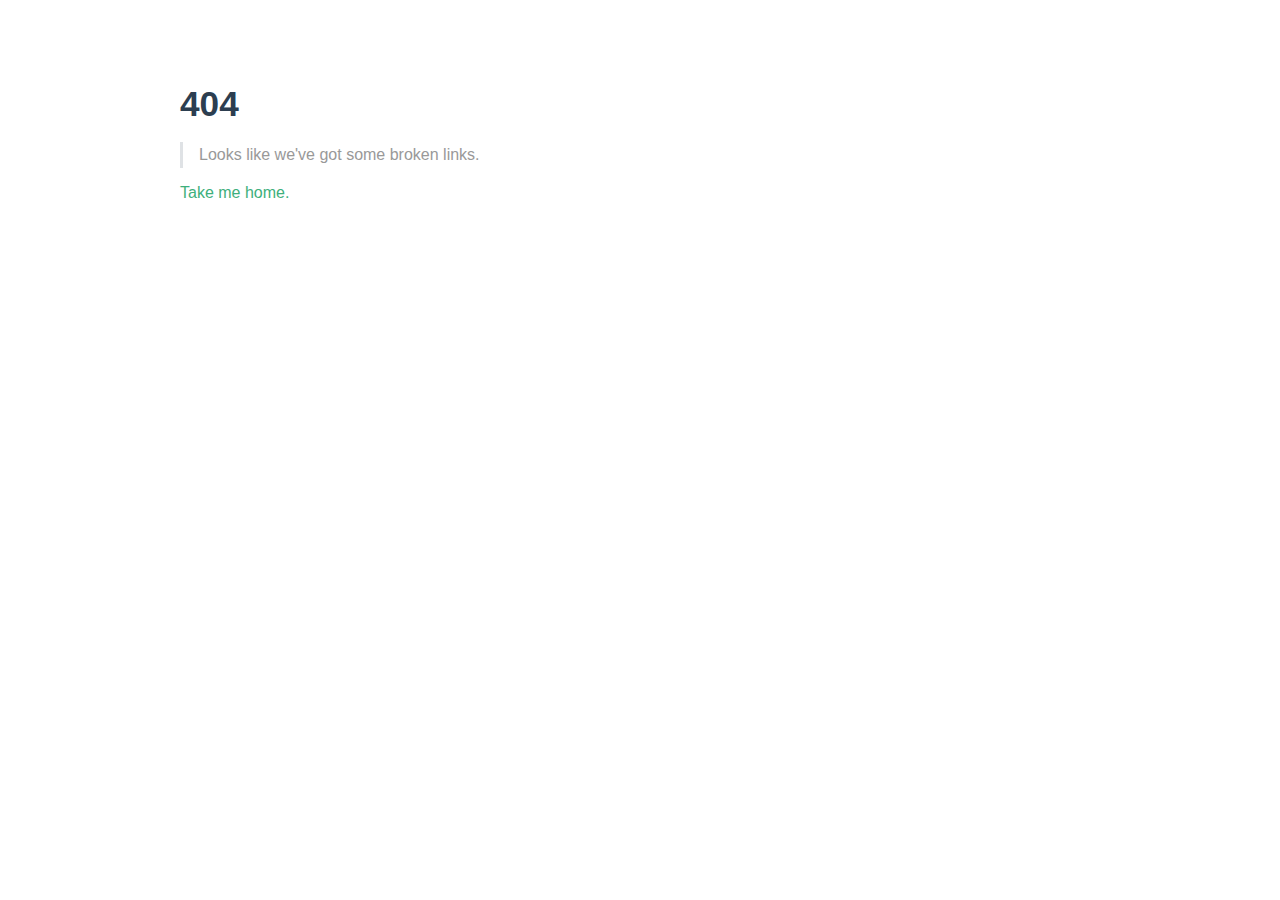
<file: index1.html>
<!DOCTYPE html>
<html lang="en-US">
  <head>
    <meta charset="utf-8">
    <meta name="viewport" content="width=device-width,initial-scale=1">
    <title>wang-ui</title>
    <meta name="description" content="wang-ui 一套为开发者、设计师和产品经理准备的基于 Vue 2.0 的桌面端组件库">
    <meta name="generator" content="VuePress 1.4.0">
    <link rel="icon" type="image/x-icon" href="/favicon.ico">
    
    <link rel="preload" href="/assets/css/0.styles.d7933b44.css" as="style"><link rel="preload" href="/assets/js/app.517b0947.js" as="script"><link rel="preload" href="/assets/js/2.55ee0218.js" as="script"><link rel="preload" href="/assets/js/11.b4c25117.js" as="script"><link rel="prefetch" href="/assets/js/10.2c28fc42.js"><link rel="prefetch" href="/assets/js/12.94208656.js"><link rel="prefetch" href="/assets/js/13.b96b2fb8.js"><link rel="prefetch" href="/assets/js/14.4565d61f.js"><link rel="prefetch" href="/assets/js/15.44793ad5.js"><link rel="prefetch" href="/assets/js/16.3ef049ab.js"><link rel="prefetch" href="/assets/js/17.e5920826.js"><link rel="prefetch" href="/assets/js/3.eeba40be.js"><link rel="prefetch" href="/assets/js/4.cbc97104.js"><link rel="prefetch" href="/assets/js/5.92ec84da.js"><link rel="prefetch" href="/assets/js/6.2f4dd61e.js"><link rel="prefetch" href="/assets/js/7.8b5d3695.js"><link rel="prefetch" href="/assets/js/8.3495b5bc.js"><link rel="prefetch" href="/assets/js/9.f6a6352a.js">
    <link rel="stylesheet" href="/assets/css/0.styles.d7933b44.css">
  </head>
  <body>
    <div id="app" data-server-rendered="true"><div class="theme-container no-sidebar"><header class="navbar"><div class="sidebar-button"><svg xmlns="http://www.w3.org/2000/svg" aria-hidden="true" role="img" viewBox="0 0 448 512" class="icon"><path fill="currentColor" d="M436 124H12c-6.627 0-12-5.373-12-12V80c0-6.627 5.373-12 12-12h424c6.627 0 12 5.373 12 12v32c0 6.627-5.373 12-12 12zm0 160H12c-6.627 0-12-5.373-12-12v-32c0-6.627 5.373-12 12-12h424c6.627 0 12 5.373 12 12v32c0 6.627-5.373 12-12 12zm0 160H12c-6.627 0-12-5.373-12-12v-32c0-6.627 5.373-12 12-12h424c6.627 0 12 5.373 12 12v32c0 6.627-5.373 12-12 12z"></path></svg></div> <a href="/" class="home-link router-link-exact-active router-link-active"><!----> <span class="site-name">wang-ui</span></a> <div class="links"><div class="search-box"><input aria-label="Search" autocomplete="off" spellcheck="false" value=""> <!----></div> <nav class="nav-links can-hide"><div class="nav-item"><a href="/" class="nav-link router-link-exact-active router-link-active">
  主页
</a></div><div class="nav-item"><a href="https://github.com/wjq1994/wang-vue-ui" target="_blank" rel="noopener noreferrer" class="nav-link external">
  Github
  <svg xmlns="http://www.w3.org/2000/svg" aria-hidden="true" x="0px" y="0px" viewBox="0 0 100 100" width="15" height="15" class="icon outbound"><path fill="currentColor" d="M18.8,85.1h56l0,0c2.2,0,4-1.8,4-4v-32h-8v28h-48v-48h28v-8h-32l0,0c-2.2,0-4,1.8-4,4v56C14.8,83.3,16.6,85.1,18.8,85.1z"></path> <polygon fill="currentColor" points="45.7,48.7 51.3,54.3 77.2,28.5 77.2,37.2 85.2,37.2 85.2,14.9 62.8,14.9 62.8,22.9 71.5,22.9"></polygon></svg></a></div> <!----></nav></div></header> <div class="sidebar-mask"></div> <aside class="sidebar"><nav class="nav-links"><div class="nav-item"><a href="/" class="nav-link router-link-exact-active router-link-active">
  主页
</a></div><div class="nav-item"><a href="https://github.com/wjq1994/wang-vue-ui" target="_blank" rel="noopener noreferrer" class="nav-link external">
  Github
  <svg xmlns="http://www.w3.org/2000/svg" aria-hidden="true" x="0px" y="0px" viewBox="0 0 100 100" width="15" height="15" class="icon outbound"><path fill="currentColor" d="M18.8,85.1h56l0,0c2.2,0,4-1.8,4-4v-32h-8v28h-48v-48h28v-8h-32l0,0c-2.2,0-4,1.8-4,4v56C14.8,83.3,16.6,85.1,18.8,85.1z"></path> <polygon fill="currentColor" points="45.7,48.7 51.3,54.3 77.2,28.5 77.2,37.2 85.2,37.2 85.2,14.9 62.8,14.9 62.8,22.9 71.5,22.9"></polygon></svg></a></div> <!----></nav>  <!----> </aside> <main aria-labelledby="main-title" class="home"><header class="hero"><img src="/tiger.jpg" alt="hero"> <h1 id="main-title">
      wang-ui
    </h1> <p class="description">
      wang-ui 一套为开发者、设计师和产品经理准备的基于 Vue 2.0 的桌面端组件库
    </p> <p class="action"><a href="/components/guide.html" class="nav-link action-button">
  欢迎 →
</a></p></header> <div class="features"><div class="feature"><h2>搭建自己的组件库</h2> <p>从0搭建自己的组件库</p></div></div> <div class="theme-default-content custom content__default"></div> <!----></main></div><div class="global-ui"></div></div>
    <script src="/assets/js/app.517b0947.js" defer></script><script src="/assets/js/2.55ee0218.js" defer></script><script src="/assets/js/11.b4c25117.js" defer></script>
  </body>
</html>
</file>
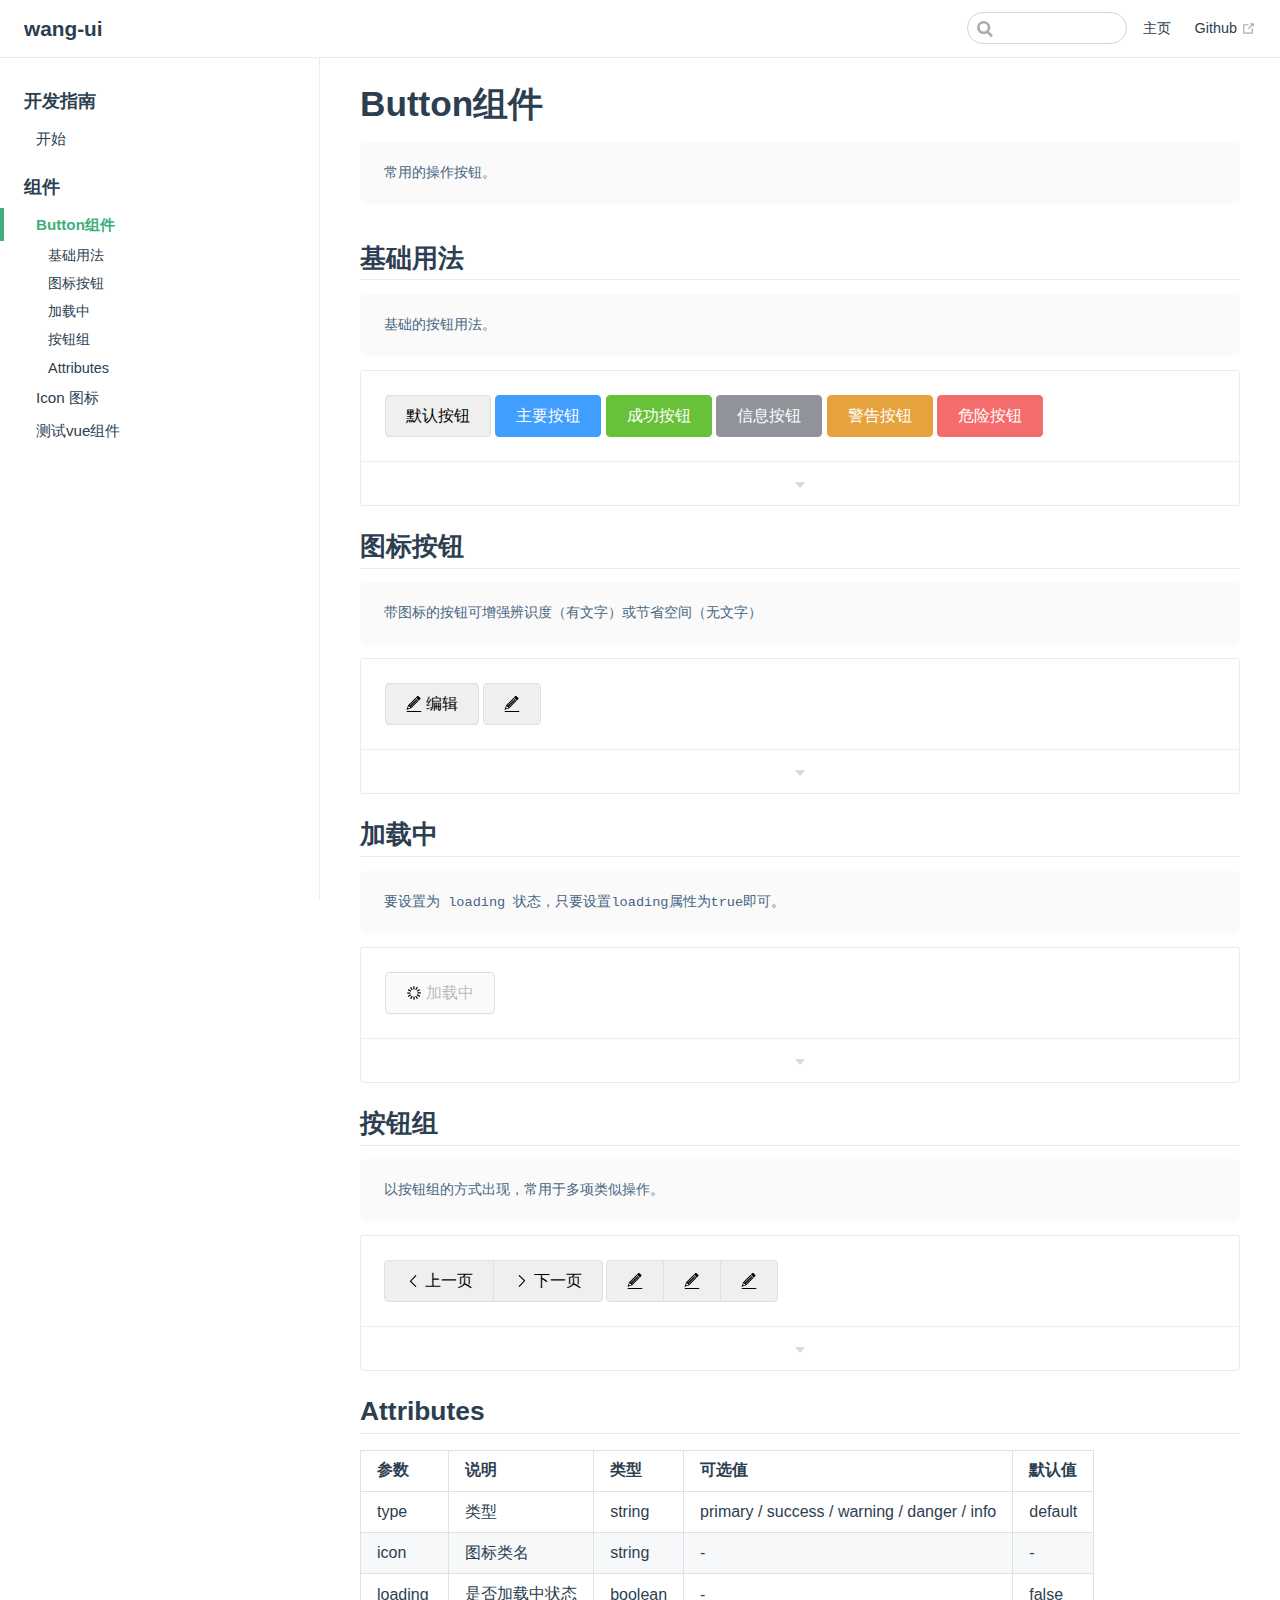
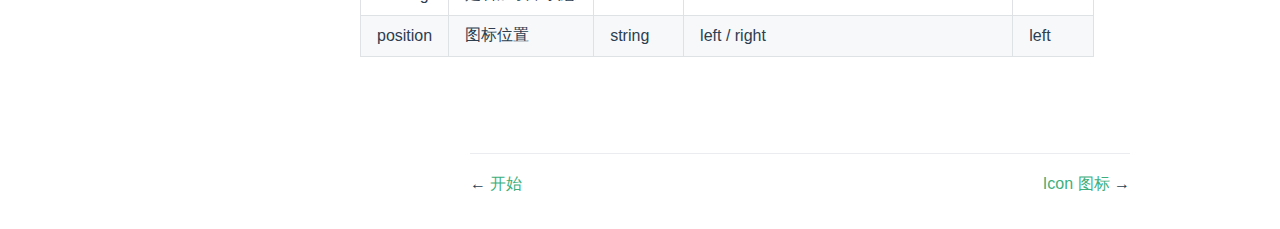
<file: components/button.html>
<!DOCTYPE html>
<html lang="en-US">
  <head>
    <meta charset="utf-8">
    <meta name="viewport" content="width=device-width,initial-scale=1">
    <title>Button组件 | wang-ui</title>
    <meta name="description" content="wang-ui 一套为开发者、设计师和产品经理准备的基于 Vue 2.0 的桌面端组件库">
    <meta name="generator" content="VuePress 1.4.0">
    <link rel="icon" type="image/x-icon" href="/favicon.ico">
    
    <link rel="preload" href="/assets/css/0.styles.d7933b44.css" as="style"><link rel="preload" href="/assets/js/app.517b0947.js" as="script"><link rel="preload" href="/assets/js/2.55ee0218.js" as="script"><link rel="preload" href="/assets/js/12.94208656.js" as="script"><link rel="preload" href="/assets/js/4.cbc97104.js" as="script"><link rel="preload" href="/assets/js/3.eeba40be.js" as="script"><link rel="prefetch" href="/assets/js/10.2c28fc42.js"><link rel="prefetch" href="/assets/js/11.b4c25117.js"><link rel="prefetch" href="/assets/js/13.b96b2fb8.js"><link rel="prefetch" href="/assets/js/14.4565d61f.js"><link rel="prefetch" href="/assets/js/15.44793ad5.js"><link rel="prefetch" href="/assets/js/16.3ef049ab.js"><link rel="prefetch" href="/assets/js/17.e5920826.js"><link rel="prefetch" href="/assets/js/5.92ec84da.js"><link rel="prefetch" href="/assets/js/6.2f4dd61e.js"><link rel="prefetch" href="/assets/js/7.8b5d3695.js"><link rel="prefetch" href="/assets/js/8.3495b5bc.js"><link rel="prefetch" href="/assets/js/9.f6a6352a.js">
    <link rel="stylesheet" href="/assets/css/0.styles.d7933b44.css">
  </head>
  <body>
    <div id="app" data-server-rendered="true"><div class="theme-container"><header class="navbar"><div class="sidebar-button"><svg xmlns="http://www.w3.org/2000/svg" aria-hidden="true" role="img" viewBox="0 0 448 512" class="icon"><path fill="currentColor" d="M436 124H12c-6.627 0-12-5.373-12-12V80c0-6.627 5.373-12 12-12h424c6.627 0 12 5.373 12 12v32c0 6.627-5.373 12-12 12zm0 160H12c-6.627 0-12-5.373-12-12v-32c0-6.627 5.373-12 12-12h424c6.627 0 12 5.373 12 12v32c0 6.627-5.373 12-12 12zm0 160H12c-6.627 0-12-5.373-12-12v-32c0-6.627 5.373-12 12-12h424c6.627 0 12 5.373 12 12v32c0 6.627-5.373 12-12 12z"></path></svg></div> <a href="/" class="home-link router-link-active"><!----> <span class="site-name">wang-ui</span></a> <div class="links"><div class="search-box"><input aria-label="Search" autocomplete="off" spellcheck="false" value=""> <!----></div> <nav class="nav-links can-hide"><div class="nav-item"><a href="/" class="nav-link">
  主页
</a></div><div class="nav-item"><a href="https://github.com/wjq1994/wang-vue-ui" target="_blank" rel="noopener noreferrer" class="nav-link external">
  Github
  <svg xmlns="http://www.w3.org/2000/svg" aria-hidden="true" x="0px" y="0px" viewBox="0 0 100 100" width="15" height="15" class="icon outbound"><path fill="currentColor" d="M18.8,85.1h56l0,0c2.2,0,4-1.8,4-4v-32h-8v28h-48v-48h28v-8h-32l0,0c-2.2,0-4,1.8-4,4v56C14.8,83.3,16.6,85.1,18.8,85.1z"></path> <polygon fill="currentColor" points="45.7,48.7 51.3,54.3 77.2,28.5 77.2,37.2 85.2,37.2 85.2,14.9 62.8,14.9 62.8,22.9 71.5,22.9"></polygon></svg></a></div> <!----></nav></div></header> <div class="sidebar-mask"></div> <aside class="sidebar"><nav class="nav-links"><div class="nav-item"><a href="/" class="nav-link">
  主页
</a></div><div class="nav-item"><a href="https://github.com/wjq1994/wang-vue-ui" target="_blank" rel="noopener noreferrer" class="nav-link external">
  Github
  <svg xmlns="http://www.w3.org/2000/svg" aria-hidden="true" x="0px" y="0px" viewBox="0 0 100 100" width="15" height="15" class="icon outbound"><path fill="currentColor" d="M18.8,85.1h56l0,0c2.2,0,4-1.8,4-4v-32h-8v28h-48v-48h28v-8h-32l0,0c-2.2,0-4,1.8-4,4v56C14.8,83.3,16.6,85.1,18.8,85.1z"></path> <polygon fill="currentColor" points="45.7,48.7 51.3,54.3 77.2,28.5 77.2,37.2 85.2,37.2 85.2,14.9 62.8,14.9 62.8,22.9 71.5,22.9"></polygon></svg></a></div> <!----></nav>  <ul class="sidebar-links"><li><section class="sidebar-group depth-0"><p class="sidebar-heading"><span>开发指南</span> <!----></p> <ul class="sidebar-links sidebar-group-items"><li><a href="/components/guide.html" class="sidebar-link">开始</a></li></ul></section></li><li><section class="sidebar-group depth-0"><p class="sidebar-heading open"><span>组件</span> <!----></p> <ul class="sidebar-links sidebar-group-items"><li><a href="/components/button.html" class="active sidebar-link">Button组件</a><ul class="sidebar-sub-headers"><li class="sidebar-sub-header"><a href="/components/button.html#基础用法" class="sidebar-link">基础用法</a></li><li class="sidebar-sub-header"><a href="/components/button.html#图标按钮" class="sidebar-link">图标按钮</a></li><li class="sidebar-sub-header"><a href="/components/button.html#加载中" class="sidebar-link">加载中</a></li><li class="sidebar-sub-header"><a href="/components/button.html#按钮组" class="sidebar-link">按钮组</a></li><li class="sidebar-sub-header"><a href="/components/button.html#attributes" class="sidebar-link">Attributes</a></li></ul></li><li><a href="/components/icon.html" class="sidebar-link">Icon 图标</a></li><li><a href="/components/testVue.html" class="sidebar-link">测试vue组件</a></li></ul></section></li></ul> </aside> <main class="page"> <div class="theme-default-content content__default"><h1 id="button组件"><a href="#button组件" class="header-anchor">#</a> Button组件</h1> <div><div class="language- extra-class"><pre><code>常用的操作按钮。
</code></pre></div></div> <h2 id="基础用法"><a href="#基础用法" class="header-anchor">#</a> 基础用法</h2> <div><div class="language- extra-class"><pre><code>基础的按钮用法。
</code></pre></div></div> <div class="demo-block demo-components demo-button.html"><div style="padding:24px"></div> <div class="meta"><div class="description"><p>使用type属性来定义 Button 的样式。</p></div> <div class="highlight "><div class="language-html extra-class"><pre class="language-html"><code><span class="token tag"><span class="token tag"><span class="token punctuation">&lt;</span>div</span><span class="token punctuation">&gt;</span></span>
    <span class="token tag"><span class="token tag"><span class="token punctuation">&lt;</span>wang-button</span><span class="token punctuation">&gt;</span></span>默认按钮<span class="token tag"><span class="token tag"><span class="token punctuation">&lt;/</span>wang-button</span><span class="token punctuation">&gt;</span></span>
    <span class="token tag"><span class="token tag"><span class="token punctuation">&lt;</span>wang-button</span> <span class="token attr-name">type</span><span class="token attr-value"><span class="token punctuation">=</span><span class="token punctuation">&quot;</span>primary<span class="token punctuation">&quot;</span></span><span class="token punctuation">&gt;</span></span>主要按钮<span class="token tag"><span class="token tag"><span class="token punctuation">&lt;/</span>wang-button</span><span class="token punctuation">&gt;</span></span>
    <span class="token tag"><span class="token tag"><span class="token punctuation">&lt;</span>wang-button</span> <span class="token attr-name">type</span><span class="token attr-value"><span class="token punctuation">=</span><span class="token punctuation">&quot;</span>success<span class="token punctuation">&quot;</span></span><span class="token punctuation">&gt;</span></span>成功按钮<span class="token tag"><span class="token tag"><span class="token punctuation">&lt;/</span>wang-button</span><span class="token punctuation">&gt;</span></span>
    <span class="token tag"><span class="token tag"><span class="token punctuation">&lt;</span>wang-button</span> <span class="token attr-name">type</span><span class="token attr-value"><span class="token punctuation">=</span><span class="token punctuation">&quot;</span>info<span class="token punctuation">&quot;</span></span><span class="token punctuation">&gt;</span></span>信息按钮<span class="token tag"><span class="token tag"><span class="token punctuation">&lt;/</span>wang-button</span><span class="token punctuation">&gt;</span></span>
    <span class="token tag"><span class="token tag"><span class="token punctuation">&lt;</span>wang-button</span> <span class="token attr-name">type</span><span class="token attr-value"><span class="token punctuation">=</span><span class="token punctuation">&quot;</span>warning<span class="token punctuation">&quot;</span></span><span class="token punctuation">&gt;</span></span>警告按钮<span class="token tag"><span class="token tag"><span class="token punctuation">&lt;/</span>wang-button</span><span class="token punctuation">&gt;</span></span>
    <span class="token tag"><span class="token tag"><span class="token punctuation">&lt;</span>wang-button</span> <span class="token attr-name">type</span><span class="token attr-value"><span class="token punctuation">=</span><span class="token punctuation">&quot;</span>danger<span class="token punctuation">&quot;</span></span><span class="token punctuation">&gt;</span></span>危险按钮<span class="token tag"><span class="token tag"><span class="token punctuation">&lt;/</span>wang-button</span><span class="token punctuation">&gt;</span></span>
<span class="token tag"><span class="token tag"><span class="token punctuation">&lt;/</span>div</span><span class="token punctuation">&gt;</span></span>
</code></pre></div></div></div> <div class="demo-block-control"><i class="el-icon-caret-bottom"></i> <span style="display:none;">显示代码</span></div></div> <h2 id="图标按钮"><a href="#图标按钮" class="header-anchor">#</a> 图标按钮</h2> <div><div class="language- extra-class"><pre><code>带图标的按钮可增强辨识度（有文字）或节省空间（无文字）
</code></pre></div></div> <div class="demo-block demo-components demo-button.html"><div style="padding:24px"></div> <div class="meta"><div class="description"><p>使用type属性来定义 Button 的样式。</p></div> <div class="highlight "><div class="language-html extra-class"><pre class="language-html"><code><span class="token tag"><span class="token tag"><span class="token punctuation">&lt;</span>div</span><span class="token punctuation">&gt;</span></span>
    <span class="token tag"><span class="token tag"><span class="token punctuation">&lt;</span>wang-button</span> <span class="token attr-name">icon</span><span class="token attr-value"><span class="token punctuation">=</span><span class="token punctuation">&quot;</span>edit<span class="token punctuation">&quot;</span></span><span class="token punctuation">&gt;</span></span>编辑<span class="token tag"><span class="token tag"><span class="token punctuation">&lt;/</span>wang-button</span><span class="token punctuation">&gt;</span></span>
    <span class="token tag"><span class="token tag"><span class="token punctuation">&lt;</span>wang-button</span> <span class="token attr-name">icon</span><span class="token attr-value"><span class="token punctuation">=</span><span class="token punctuation">&quot;</span>edit<span class="token punctuation">&quot;</span></span><span class="token punctuation">&gt;</span></span><span class="token tag"><span class="token tag"><span class="token punctuation">&lt;/</span>wang-button</span><span class="token punctuation">&gt;</span></span>
<span class="token tag"><span class="token tag"><span class="token punctuation">&lt;/</span>div</span><span class="token punctuation">&gt;</span></span>
</code></pre></div></div></div> <div class="demo-block-control"><i class="el-icon-caret-bottom"></i> <span style="display:none;">显示代码</span></div></div> <h2 id="加载中"><a href="#加载中" class="header-anchor">#</a> 加载中</h2> <div><div class="language- extra-class"><pre><code>要设置为 loading 状态，只要设置loading属性为true即可。
</code></pre></div></div> <div class="demo-block demo-components demo-button.html"><div style="padding:24px"></div> <div class="meta"><div class="description"><p>要设置为 loading 状态，只要设置loading属性为true即可。</p></div> <div class="highlight "><div class="language-html extra-class"><pre class="language-html"><code><span class="token tag"><span class="token tag"><span class="token punctuation">&lt;</span>wang-button</span> <span class="token attr-name">:loading</span><span class="token attr-value"><span class="token punctuation">=</span><span class="token punctuation">&quot;</span>true<span class="token punctuation">&quot;</span></span><span class="token punctuation">&gt;</span></span>加载中<span class="token tag"><span class="token tag"><span class="token punctuation">&lt;/</span>wang-button</span><span class="token punctuation">&gt;</span></span>
</code></pre></div></div></div> <div class="demo-block-control"><i class="el-icon-caret-bottom"></i> <span style="display:none;">显示代码</span></div></div> <h2 id="按钮组"><a href="#按钮组" class="header-anchor">#</a> 按钮组</h2> <div><div class="language- extra-class"><pre><code>以按钮组的方式出现，常用于多项类似操作。
</code></pre></div></div> <div class="demo-block demo-components demo-button.html"><div style="padding:24px"></div> <div class="meta"><div class="description"><p>使用<code>&lt;el-button-group&gt;</code>标签来嵌套你的按钮。</p></div> <div class="highlight "><div class="language-html extra-class"><pre class="language-html"><code><span class="token tag"><span class="token tag"><span class="token punctuation">&lt;</span>wang-button-group</span><span class="token punctuation">&gt;</span></span>
      <span class="token tag"><span class="token tag"><span class="token punctuation">&lt;</span>wang-button</span> <span class="token attr-name">icon</span><span class="token attr-value"><span class="token punctuation">=</span><span class="token punctuation">&quot;</span>left<span class="token punctuation">&quot;</span></span> <span class="token attr-name">position</span><span class="token attr-value"><span class="token punctuation">=</span><span class="token punctuation">&quot;</span>left<span class="token punctuation">&quot;</span></span><span class="token punctuation">&gt;</span></span>上一页<span class="token tag"><span class="token tag"><span class="token punctuation">&lt;/</span>wang-button</span><span class="token punctuation">&gt;</span></span>
      <span class="token tag"><span class="token tag"><span class="token punctuation">&lt;</span>wang-button</span> <span class="token attr-name">icon</span><span class="token attr-value"><span class="token punctuation">=</span><span class="token punctuation">&quot;</span>right<span class="token punctuation">&quot;</span></span> <span class="token attr-name">position</span><span class="token attr-value"><span class="token punctuation">=</span><span class="token punctuation">&quot;</span>right<span class="token punctuation">&quot;</span></span><span class="token punctuation">&gt;</span></span>下一页<span class="token tag"><span class="token tag"><span class="token punctuation">&lt;/</span>wang-button</span><span class="token punctuation">&gt;</span></span>
<span class="token tag"><span class="token tag"><span class="token punctuation">&lt;/</span>wang-button-group</span><span class="token punctuation">&gt;</span></span>

<span class="token tag"><span class="token tag"><span class="token punctuation">&lt;</span>wang-button-group</span><span class="token punctuation">&gt;</span></span>
    <span class="token tag"><span class="token tag"><span class="token punctuation">&lt;</span>wang-button</span> <span class="token attr-name">icon</span><span class="token attr-value"><span class="token punctuation">=</span><span class="token punctuation">&quot;</span>edit<span class="token punctuation">&quot;</span></span><span class="token punctuation">&gt;</span></span><span class="token tag"><span class="token tag"><span class="token punctuation">&lt;/</span>wang-button</span><span class="token punctuation">&gt;</span></span>
    <span class="token tag"><span class="token tag"><span class="token punctuation">&lt;</span>wang-button</span> <span class="token attr-name">icon</span><span class="token attr-value"><span class="token punctuation">=</span><span class="token punctuation">&quot;</span>edit<span class="token punctuation">&quot;</span></span><span class="token punctuation">&gt;</span></span><span class="token tag"><span class="token tag"><span class="token punctuation">&lt;/</span>wang-button</span><span class="token punctuation">&gt;</span></span>
    <span class="token tag"><span class="token tag"><span class="token punctuation">&lt;</span>wang-button</span> <span class="token attr-name">icon</span><span class="token attr-value"><span class="token punctuation">=</span><span class="token punctuation">&quot;</span>edit<span class="token punctuation">&quot;</span></span><span class="token punctuation">&gt;</span></span><span class="token tag"><span class="token tag"><span class="token punctuation">&lt;/</span>wang-button</span><span class="token punctuation">&gt;</span></span>
<span class="token tag"><span class="token tag"><span class="token punctuation">&lt;/</span>wang-button-group</span><span class="token punctuation">&gt;</span></span>
</code></pre></div></div></div> <div class="demo-block-control"><i class="el-icon-caret-bottom"></i> <span style="display:none;">显示代码</span></div></div> <h2 id="attributes"><a href="#attributes" class="header-anchor">#</a> Attributes</h2> <table><thead><tr><th style="text-align:left;">参数</th> <th style="text-align:left;">说明</th> <th style="text-align:left;">类型</th> <th style="text-align:left;">可选值</th> <th style="text-align:left;">默认值</th></tr></thead> <tbody><tr><td style="text-align:left;">type</td> <td style="text-align:left;">类型</td> <td style="text-align:left;">string</td> <td style="text-align:left;">primary / success / warning / danger / info</td> <td style="text-align:left;">default</td></tr> <tr><td style="text-align:left;">icon</td> <td style="text-align:left;">图标类名</td> <td style="text-align:left;">string</td> <td style="text-align:left;">-</td> <td style="text-align:left;">-</td></tr> <tr><td style="text-align:left;">loading</td> <td style="text-align:left;">是否加载中状态</td> <td style="text-align:left;">boolean</td> <td style="text-align:left;">-</td> <td style="text-align:left;">false</td></tr> <tr><td style="text-align:left;">position</td> <td style="text-align:left;">图标位置</td> <td style="text-align:left;">string</td> <td style="text-align:left;">left / right</td> <td style="text-align:left;">left</td></tr></tbody></table></div> <footer class="page-edit"><!----> <!----></footer> <div class="page-nav"><p class="inner"><span class="prev">
      ←
      <a href="/components/guide.html" class="prev">
        开始
      </a></span> <span class="next"><a href="/components/icon.html">
        Icon 图标
      </a>
      →
    </span></p></div> </main></div><div class="global-ui"></div></div>
    <script src="/assets/js/app.517b0947.js" defer></script><script src="/assets/js/2.55ee0218.js" defer></script><script src="/assets/js/12.94208656.js" defer></script><script src="/assets/js/4.cbc97104.js" defer></script><script src="/assets/js/3.eeba40be.js" defer></script>
  </body>
</html>
</file>
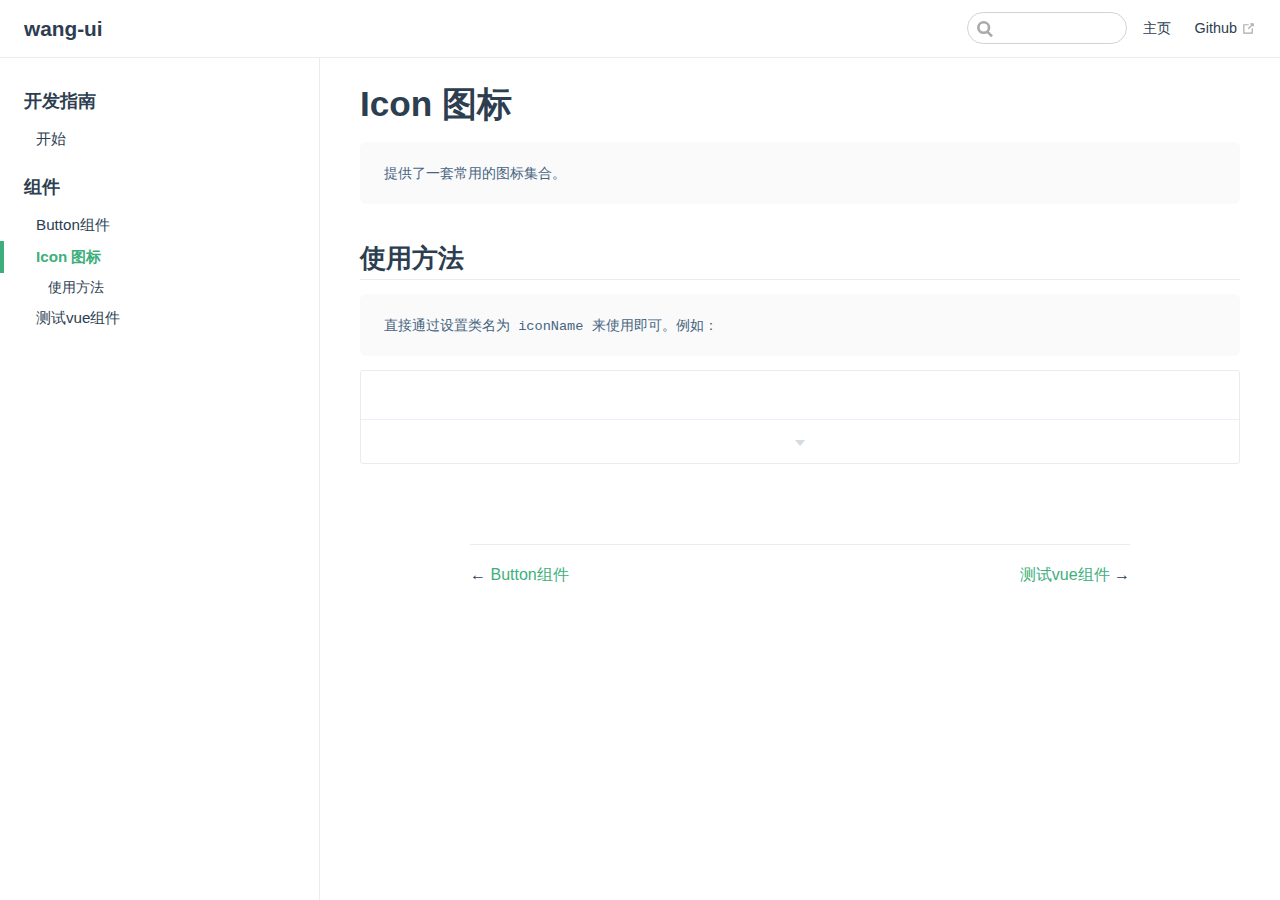
<file: components/icon.html>
<!DOCTYPE html>
<html lang="en-US">
  <head>
    <meta charset="utf-8">
    <meta name="viewport" content="width=device-width,initial-scale=1">
    <title>Icon 图标 | wang-ui</title>
    <meta name="description" content="wang-ui 一套为开发者、设计师和产品经理准备的基于 Vue 2.0 的桌面端组件库">
    <meta name="generator" content="VuePress 1.4.0">
    <link rel="icon" type="image/x-icon" href="/favicon.ico">
    
    <link rel="preload" href="/assets/css/0.styles.d7933b44.css" as="style"><link rel="preload" href="/assets/js/app.517b0947.js" as="script"><link rel="preload" href="/assets/js/2.55ee0218.js" as="script"><link rel="preload" href="/assets/js/14.4565d61f.js" as="script"><link rel="preload" href="/assets/js/4.cbc97104.js" as="script"><link rel="preload" href="/assets/js/3.eeba40be.js" as="script"><link rel="prefetch" href="/assets/js/10.2c28fc42.js"><link rel="prefetch" href="/assets/js/11.b4c25117.js"><link rel="prefetch" href="/assets/js/12.94208656.js"><link rel="prefetch" href="/assets/js/13.b96b2fb8.js"><link rel="prefetch" href="/assets/js/15.44793ad5.js"><link rel="prefetch" href="/assets/js/16.3ef049ab.js"><link rel="prefetch" href="/assets/js/17.e5920826.js"><link rel="prefetch" href="/assets/js/5.92ec84da.js"><link rel="prefetch" href="/assets/js/6.2f4dd61e.js"><link rel="prefetch" href="/assets/js/7.8b5d3695.js"><link rel="prefetch" href="/assets/js/8.3495b5bc.js"><link rel="prefetch" href="/assets/js/9.f6a6352a.js">
    <link rel="stylesheet" href="/assets/css/0.styles.d7933b44.css">
  </head>
  <body>
    <div id="app" data-server-rendered="true"><div class="theme-container"><header class="navbar"><div class="sidebar-button"><svg xmlns="http://www.w3.org/2000/svg" aria-hidden="true" role="img" viewBox="0 0 448 512" class="icon"><path fill="currentColor" d="M436 124H12c-6.627 0-12-5.373-12-12V80c0-6.627 5.373-12 12-12h424c6.627 0 12 5.373 12 12v32c0 6.627-5.373 12-12 12zm0 160H12c-6.627 0-12-5.373-12-12v-32c0-6.627 5.373-12 12-12h424c6.627 0 12 5.373 12 12v32c0 6.627-5.373 12-12 12zm0 160H12c-6.627 0-12-5.373-12-12v-32c0-6.627 5.373-12 12-12h424c6.627 0 12 5.373 12 12v32c0 6.627-5.373 12-12 12z"></path></svg></div> <a href="/" class="home-link router-link-active"><!----> <span class="site-name">wang-ui</span></a> <div class="links"><div class="search-box"><input aria-label="Search" autocomplete="off" spellcheck="false" value=""> <!----></div> <nav class="nav-links can-hide"><div class="nav-item"><a href="/" class="nav-link">
  主页
</a></div><div class="nav-item"><a href="https://github.com/wjq1994/wang-vue-ui" target="_blank" rel="noopener noreferrer" class="nav-link external">
  Github
  <svg xmlns="http://www.w3.org/2000/svg" aria-hidden="true" x="0px" y="0px" viewBox="0 0 100 100" width="15" height="15" class="icon outbound"><path fill="currentColor" d="M18.8,85.1h56l0,0c2.2,0,4-1.8,4-4v-32h-8v28h-48v-48h28v-8h-32l0,0c-2.2,0-4,1.8-4,4v56C14.8,83.3,16.6,85.1,18.8,85.1z"></path> <polygon fill="currentColor" points="45.7,48.7 51.3,54.3 77.2,28.5 77.2,37.2 85.2,37.2 85.2,14.9 62.8,14.9 62.8,22.9 71.5,22.9"></polygon></svg></a></div> <!----></nav></div></header> <div class="sidebar-mask"></div> <aside class="sidebar"><nav class="nav-links"><div class="nav-item"><a href="/" class="nav-link">
  主页
</a></div><div class="nav-item"><a href="https://github.com/wjq1994/wang-vue-ui" target="_blank" rel="noopener noreferrer" class="nav-link external">
  Github
  <svg xmlns="http://www.w3.org/2000/svg" aria-hidden="true" x="0px" y="0px" viewBox="0 0 100 100" width="15" height="15" class="icon outbound"><path fill="currentColor" d="M18.8,85.1h56l0,0c2.2,0,4-1.8,4-4v-32h-8v28h-48v-48h28v-8h-32l0,0c-2.2,0-4,1.8-4,4v56C14.8,83.3,16.6,85.1,18.8,85.1z"></path> <polygon fill="currentColor" points="45.7,48.7 51.3,54.3 77.2,28.5 77.2,37.2 85.2,37.2 85.2,14.9 62.8,14.9 62.8,22.9 71.5,22.9"></polygon></svg></a></div> <!----></nav>  <ul class="sidebar-links"><li><section class="sidebar-group depth-0"><p class="sidebar-heading"><span>开发指南</span> <!----></p> <ul class="sidebar-links sidebar-group-items"><li><a href="/components/guide.html" class="sidebar-link">开始</a></li></ul></section></li><li><section class="sidebar-group depth-0"><p class="sidebar-heading open"><span>组件</span> <!----></p> <ul class="sidebar-links sidebar-group-items"><li><a href="/components/button.html" class="sidebar-link">Button组件</a></li><li><a href="/components/icon.html" class="active sidebar-link">Icon 图标</a><ul class="sidebar-sub-headers"><li class="sidebar-sub-header"><a href="/components/icon.html#使用方法" class="sidebar-link">使用方法</a></li></ul></li><li><a href="/components/testVue.html" class="sidebar-link">测试vue组件</a></li></ul></section></li></ul> </aside> <main class="page"> <div class="theme-default-content content__default"><h1 id="icon-图标"><a href="#icon-图标" class="header-anchor">#</a> Icon 图标</h1> <div><div class="language- extra-class"><pre><code>提供了一套常用的图标集合。
</code></pre></div></div> <h2 id="使用方法"><a href="#使用方法" class="header-anchor">#</a> 使用方法</h2> <div><div class="language- extra-class"><pre><code>直接通过设置类名为 iconName 来使用即可。例如：
</code></pre></div></div> <div class="demo-block demo-components demo-icon.html"><div style="padding:24px"><wang-icon icon="edit"></wang-icon></div> <div class="meta"><!----> <div class="highlight "><div class="language-html extra-class"><pre class="language-html"><code><span class="token tag"><span class="token tag"><span class="token punctuation">&lt;</span>wang-icon</span> <span class="token attr-name">icon</span><span class="token attr-value"><span class="token punctuation">=</span><span class="token punctuation">&quot;</span>edit<span class="token punctuation">&quot;</span></span><span class="token punctuation">&gt;</span></span><span class="token tag"><span class="token tag"><span class="token punctuation">&lt;/</span>wang-icon</span><span class="token punctuation">&gt;</span></span>
</code></pre></div></div></div> <div class="demo-block-control"><i class="el-icon-caret-bottom"></i> <span style="display:none;">显示代码</span></div></div></div> <footer class="page-edit"><!----> <!----></footer> <div class="page-nav"><p class="inner"><span class="prev">
      ←
      <a href="/components/button.html" class="prev">
        Button组件
      </a></span> <span class="next"><a href="/components/testVue.html">
        测试vue组件
      </a>
      →
    </span></p></div> </main></div><div class="global-ui"></div></div>
    <script src="/assets/js/app.517b0947.js" defer></script><script src="/assets/js/2.55ee0218.js" defer></script><script src="/assets/js/14.4565d61f.js" defer></script><script src="/assets/js/4.cbc97104.js" defer></script><script src="/assets/js/3.eeba40be.js" defer></script>
  </body>
</html>
</file>
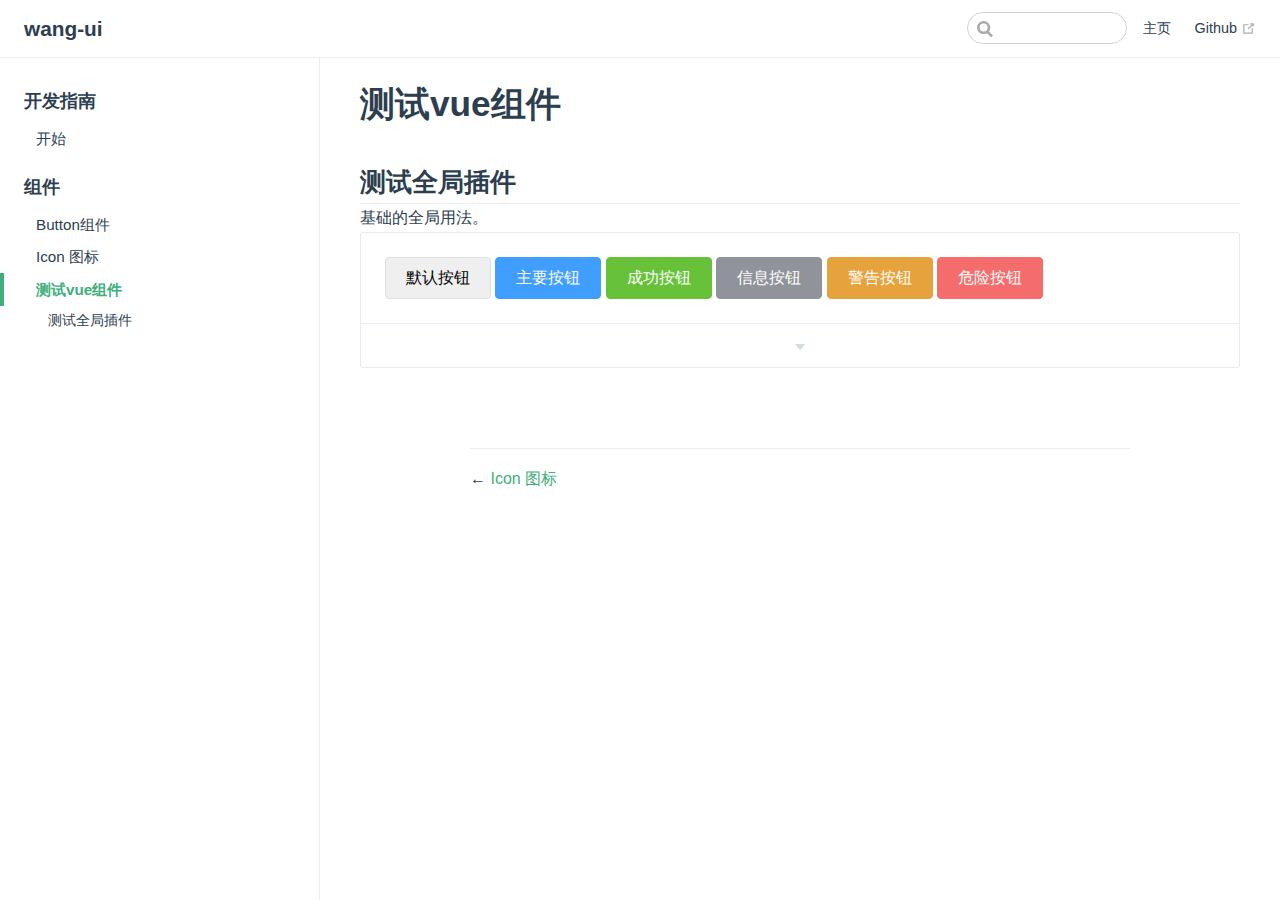
<file: components/testVue.html>
<!DOCTYPE html>
<html lang="en-US">
  <head>
    <meta charset="utf-8">
    <meta name="viewport" content="width=device-width,initial-scale=1">
    <title>测试vue组件 | wang-ui</title>
    <meta name="description" content="wang-ui 一套为开发者、设计师和产品经理准备的基于 Vue 2.0 的桌面端组件库">
    <meta name="generator" content="VuePress 1.4.0">
    <link rel="icon" type="image/x-icon" href="/favicon.ico">
    
    <link rel="preload" href="/assets/css/0.styles.d7933b44.css" as="style"><link rel="preload" href="/assets/js/app.517b0947.js" as="script"><link rel="preload" href="/assets/js/2.55ee0218.js" as="script"><link rel="preload" href="/assets/js/15.44793ad5.js" as="script"><link rel="preload" href="/assets/js/3.eeba40be.js" as="script"><link rel="prefetch" href="/assets/js/10.2c28fc42.js"><link rel="prefetch" href="/assets/js/11.b4c25117.js"><link rel="prefetch" href="/assets/js/12.94208656.js"><link rel="prefetch" href="/assets/js/13.b96b2fb8.js"><link rel="prefetch" href="/assets/js/14.4565d61f.js"><link rel="prefetch" href="/assets/js/16.3ef049ab.js"><link rel="prefetch" href="/assets/js/17.e5920826.js"><link rel="prefetch" href="/assets/js/4.cbc97104.js"><link rel="prefetch" href="/assets/js/5.92ec84da.js"><link rel="prefetch" href="/assets/js/6.2f4dd61e.js"><link rel="prefetch" href="/assets/js/7.8b5d3695.js"><link rel="prefetch" href="/assets/js/8.3495b5bc.js"><link rel="prefetch" href="/assets/js/9.f6a6352a.js">
    <link rel="stylesheet" href="/assets/css/0.styles.d7933b44.css">
  </head>
  <body>
    <div id="app" data-server-rendered="true"><div class="theme-container"><header class="navbar"><div class="sidebar-button"><svg xmlns="http://www.w3.org/2000/svg" aria-hidden="true" role="img" viewBox="0 0 448 512" class="icon"><path fill="currentColor" d="M436 124H12c-6.627 0-12-5.373-12-12V80c0-6.627 5.373-12 12-12h424c6.627 0 12 5.373 12 12v32c0 6.627-5.373 12-12 12zm0 160H12c-6.627 0-12-5.373-12-12v-32c0-6.627 5.373-12 12-12h424c6.627 0 12 5.373 12 12v32c0 6.627-5.373 12-12 12zm0 160H12c-6.627 0-12-5.373-12-12v-32c0-6.627 5.373-12 12-12h424c6.627 0 12 5.373 12 12v32c0 6.627-5.373 12-12 12z"></path></svg></div> <a href="/" class="home-link router-link-active"><!----> <span class="site-name">wang-ui</span></a> <div class="links"><div class="search-box"><input aria-label="Search" autocomplete="off" spellcheck="false" value=""> <!----></div> <nav class="nav-links can-hide"><div class="nav-item"><a href="/" class="nav-link">
  主页
</a></div><div class="nav-item"><a href="https://github.com/wjq1994/wang-vue-ui" target="_blank" rel="noopener noreferrer" class="nav-link external">
  Github
  <svg xmlns="http://www.w3.org/2000/svg" aria-hidden="true" x="0px" y="0px" viewBox="0 0 100 100" width="15" height="15" class="icon outbound"><path fill="currentColor" d="M18.8,85.1h56l0,0c2.2,0,4-1.8,4-4v-32h-8v28h-48v-48h28v-8h-32l0,0c-2.2,0-4,1.8-4,4v56C14.8,83.3,16.6,85.1,18.8,85.1z"></path> <polygon fill="currentColor" points="45.7,48.7 51.3,54.3 77.2,28.5 77.2,37.2 85.2,37.2 85.2,14.9 62.8,14.9 62.8,22.9 71.5,22.9"></polygon></svg></a></div> <!----></nav></div></header> <div class="sidebar-mask"></div> <aside class="sidebar"><nav class="nav-links"><div class="nav-item"><a href="/" class="nav-link">
  主页
</a></div><div class="nav-item"><a href="https://github.com/wjq1994/wang-vue-ui" target="_blank" rel="noopener noreferrer" class="nav-link external">
  Github
  <svg xmlns="http://www.w3.org/2000/svg" aria-hidden="true" x="0px" y="0px" viewBox="0 0 100 100" width="15" height="15" class="icon outbound"><path fill="currentColor" d="M18.8,85.1h56l0,0c2.2,0,4-1.8,4-4v-32h-8v28h-48v-48h28v-8h-32l0,0c-2.2,0-4,1.8-4,4v56C14.8,83.3,16.6,85.1,18.8,85.1z"></path> <polygon fill="currentColor" points="45.7,48.7 51.3,54.3 77.2,28.5 77.2,37.2 85.2,37.2 85.2,14.9 62.8,14.9 62.8,22.9 71.5,22.9"></polygon></svg></a></div> <!----></nav>  <ul class="sidebar-links"><li><section class="sidebar-group depth-0"><p class="sidebar-heading"><span>开发指南</span> <!----></p> <ul class="sidebar-links sidebar-group-items"><li><a href="/components/guide.html" class="sidebar-link">开始</a></li></ul></section></li><li><section class="sidebar-group depth-0"><p class="sidebar-heading open"><span>组件</span> <!----></p> <ul class="sidebar-links sidebar-group-items"><li><a href="/components/button.html" class="sidebar-link">Button组件</a></li><li><a href="/components/icon.html" class="sidebar-link">Icon 图标</a></li><li><a href="/components/testVue.html" class="active sidebar-link">测试vue组件</a><ul class="sidebar-sub-headers"><li class="sidebar-sub-header"><a href="/components/testVue.html#测试全局插件" class="sidebar-link">测试全局插件</a></li></ul></li></ul></section></li></ul> </aside> <main class="page"> <div class="theme-default-content content__default"><h1 id="测试vue组件"><a href="#测试vue组件" class="header-anchor">#</a> 测试vue组件</h1> <h2 id="测试全局插件"><a href="#测试全局插件" class="header-anchor">#</a> 测试全局插件</h2> <p>基础的全局用法。</p> <div class="demo-block demo-components demo-testVue.html"><div style="padding:24px"></div> <div class="meta"><div class="description"><p>在目录/docs/.vuepress/components(vuepress规定目录)下实现的vue插件是全局的</p></div> <div class="highlight "><div class="language-html extra-class"><pre class="language-html"><code><span class="token tag"><span class="token tag"><span class="token punctuation">&lt;</span>div</span><span class="token punctuation">&gt;</span></span>
    <span class="token tag"><span class="token tag"><span class="token punctuation">&lt;</span>button-test1</span><span class="token punctuation">&gt;</span></span><span class="token tag"><span class="token tag"><span class="token punctuation">&lt;/</span>button-test1</span><span class="token punctuation">&gt;</span></span>
<span class="token tag"><span class="token tag"><span class="token punctuation">&lt;/</span>div</span><span class="token punctuation">&gt;</span></span>
</code></pre></div></div></div> <div class="demo-block-control"><i class="el-icon-caret-bottom"></i> <span style="display:none;">显示代码</span></div></div></div> <footer class="page-edit"><!----> <!----></footer> <div class="page-nav"><p class="inner"><span class="prev">
      ←
      <a href="/components/icon.html" class="prev">
        Icon 图标
      </a></span> <!----></p></div> </main></div><div class="global-ui"></div></div>
    <script src="/assets/js/app.517b0947.js" defer></script><script src="/assets/js/2.55ee0218.js" defer></script><script src="/assets/js/15.44793ad5.js" defer></script><script src="/assets/js/3.eeba40be.js" defer></script>
  </body>
</html>
</file>
<file: assets/css/0.styles.d7933b44.css>
.el-pagination--small .arrow.disabled,.el-table--hidden,.el-table .hidden-columns,.el-table td.is-hidden>*,.el-table th.is-hidden>*{visibility:hidden}.el-input__suffix,.el-tree.is-dragging .el-tree-node__content *{pointer-events:none}.el-dropdown .el-dropdown-selfdefine:focus:active,.el-dropdown .el-dropdown-selfdefine:focus:not(.focusing),.el-message__closeBtn:focus,.el-message__content:focus,.el-popover:focus,.el-popover:focus:active,.el-popover__reference:focus:hover,.el-popover__reference:focus:not(.focusing),.el-rate:active,.el-rate:focus,.el-tooltip:focus:hover,.el-tooltip:focus:not(.focusing),.el-upload-list__item.is-success:active,.el-upload-list__item.is-success:not(.focusing):focus{outline-width:0}@font-face{font-family:element-icons;src:url(/assets/fonts/element-icons.535877f5.woff) format("woff"),url(/assets/fonts/element-icons.732389de.ttf) format("truetype");font-weight:400;font-display:"auto";font-style:normal}[class*=" el-icon-"],[class^=el-icon-]{font-family:element-icons!important;speak:none;font-style:normal;font-weight:400;font-variant:normal;text-transform:none;line-height:1;vertical-align:baseline;display:inline-block;-webkit-font-smoothing:antialiased;-moz-osx-font-smoothing:grayscale}.el-icon-ice-cream-round:before{content:"\e6a0"}.el-icon-ice-cream-square:before{content:"\e6a3"}.el-icon-lollipop:before{content:"\e6a4"}.el-icon-potato-strips:before{content:"\e6a5"}.el-icon-milk-tea:before{content:"\e6a6"}.el-icon-ice-drink:before{content:"\e6a7"}.el-icon-ice-tea:before{content:"\e6a9"}.el-icon-coffee:before{content:"\e6aa"}.el-icon-orange:before{content:"\e6ab"}.el-icon-pear:before{content:"\e6ac"}.el-icon-apple:before{content:"\e6ad"}.el-icon-cherry:before{content:"\e6ae"}.el-icon-watermelon:before{content:"\e6af"}.el-icon-grape:before{content:"\e6b0"}.el-icon-refrigerator:before{content:"\e6b1"}.el-icon-goblet-square-full:before{content:"\e6b2"}.el-icon-goblet-square:before{content:"\e6b3"}.el-icon-goblet-full:before{content:"\e6b4"}.el-icon-goblet:before{content:"\e6b5"}.el-icon-cold-drink:before{content:"\e6b6"}.el-icon-coffee-cup:before{content:"\e6b8"}.el-icon-water-cup:before{content:"\e6b9"}.el-icon-hot-water:before{content:"\e6ba"}.el-icon-ice-cream:before{content:"\e6bb"}.el-icon-dessert:before{content:"\e6bc"}.el-icon-sugar:before{content:"\e6bd"}.el-icon-tableware:before{content:"\e6be"}.el-icon-burger:before{content:"\e6bf"}.el-icon-knife-fork:before{content:"\e6c1"}.el-icon-fork-spoon:before{content:"\e6c2"}.el-icon-chicken:before{content:"\e6c3"}.el-icon-food:before{content:"\e6c4"}.el-icon-dish-1:before{content:"\e6c5"}.el-icon-dish:before{content:"\e6c6"}.el-icon-moon-night:before{content:"\e6ee"}.el-icon-moon:before{content:"\e6f0"}.el-icon-cloudy-and-sunny:before{content:"\e6f1"}.el-icon-partly-cloudy:before{content:"\e6f2"}.el-icon-cloudy:before{content:"\e6f3"}.el-icon-sunny:before{content:"\e6f6"}.el-icon-sunset:before{content:"\e6f7"}.el-icon-sunrise-1:before{content:"\e6f8"}.el-icon-sunrise:before{content:"\e6f9"}.el-icon-heavy-rain:before{content:"\e6fa"}.el-icon-lightning:before{content:"\e6fb"}.el-icon-light-rain:before{content:"\e6fc"}.el-icon-wind-power:before{content:"\e6fd"}.el-icon-baseball:before{content:"\e712"}.el-icon-soccer:before{content:"\e713"}.el-icon-football:before{content:"\e715"}.el-icon-basketball:before{content:"\e716"}.el-icon-ship:before{content:"\e73f"}.el-icon-truck:before{content:"\e740"}.el-icon-bicycle:before{content:"\e741"}.el-icon-mobile-phone:before{content:"\e6d3"}.el-icon-service:before{content:"\e6d4"}.el-icon-key:before{content:"\e6e2"}.el-icon-unlock:before{content:"\e6e4"}.el-icon-lock:before{content:"\e6e5"}.el-icon-watch:before{content:"\e6fe"}.el-icon-watch-1:before{content:"\e6ff"}.el-icon-timer:before{content:"\e702"}.el-icon-alarm-clock:before{content:"\e703"}.el-icon-map-location:before{content:"\e704"}.el-icon-delete-location:before{content:"\e705"}.el-icon-add-location:before{content:"\e706"}.el-icon-location-information:before{content:"\e707"}.el-icon-location-outline:before{content:"\e708"}.el-icon-location:before{content:"\e79e"}.el-icon-place:before{content:"\e709"}.el-icon-discover:before{content:"\e70a"}.el-icon-first-aid-kit:before{content:"\e70b"}.el-icon-trophy-1:before{content:"\e70c"}.el-icon-trophy:before{content:"\e70d"}.el-icon-medal:before{content:"\e70e"}.el-icon-medal-1:before{content:"\e70f"}.el-icon-stopwatch:before{content:"\e710"}.el-icon-mic:before{content:"\e711"}.el-icon-copy-document:before{content:"\e718"}.el-icon-full-screen:before{content:"\e719"}.el-icon-switch-button:before{content:"\e71b"}.el-icon-aim:before{content:"\e71c"}.el-icon-crop:before{content:"\e71d"}.el-icon-odometer:before{content:"\e71e"}.el-icon-time:before{content:"\e71f"}.el-icon-bangzhu:before{content:"\e724"}.el-icon-close-notification:before{content:"\e726"}.el-icon-microphone:before{content:"\e727"}.el-icon-turn-off-microphone:before{content:"\e728"}.el-icon-position:before{content:"\e729"}.el-icon-postcard:before{content:"\e72a"}.el-icon-message:before{content:"\e72b"}.el-icon-chat-line-square:before{content:"\e72d"}.el-icon-chat-dot-square:before{content:"\e72e"}.el-icon-chat-dot-round:before{content:"\e72f"}.el-icon-chat-square:before{content:"\e730"}.el-icon-chat-line-round:before{content:"\e731"}.el-icon-chat-round:before{content:"\e732"}.el-icon-set-up:before{content:"\e733"}.el-icon-turn-off:before{content:"\e734"}.el-icon-open:before{content:"\e735"}.el-icon-connection:before{content:"\e736"}.el-icon-link:before{content:"\e737"}.el-icon-cpu:before{content:"\e738"}.el-icon-thumb:before{content:"\e739"}.el-icon-female:before{content:"\e73a"}.el-icon-male:before{content:"\e73b"}.el-icon-guide:before{content:"\e73c"}.el-icon-news:before{content:"\e73e"}.el-icon-price-tag:before{content:"\e744"}.el-icon-discount:before{content:"\e745"}.el-icon-wallet:before{content:"\e747"}.el-icon-coin:before{content:"\e748"}.el-icon-money:before{content:"\e749"}.el-icon-bank-card:before{content:"\e74a"}.el-icon-box:before{content:"\e74b"}.el-icon-present:before{content:"\e74c"}.el-icon-sell:before{content:"\e6d5"}.el-icon-sold-out:before{content:"\e6d6"}.el-icon-shopping-bag-2:before{content:"\e74d"}.el-icon-shopping-bag-1:before{content:"\e74e"}.el-icon-shopping-cart-2:before{content:"\e74f"}.el-icon-shopping-cart-1:before{content:"\e750"}.el-icon-shopping-cart-full:before{content:"\e751"}.el-icon-smoking:before{content:"\e752"}.el-icon-no-smoking:before{content:"\e753"}.el-icon-house:before{content:"\e754"}.el-icon-table-lamp:before{content:"\e755"}.el-icon-school:before{content:"\e756"}.el-icon-office-building:before{content:"\e757"}.el-icon-toilet-paper:before{content:"\e758"}.el-icon-notebook-2:before{content:"\e759"}.el-icon-notebook-1:before{content:"\e75a"}.el-icon-files:before{content:"\e75b"}.el-icon-collection:before{content:"\e75c"}.el-icon-receiving:before{content:"\e75d"}.el-icon-suitcase-1:before{content:"\e760"}.el-icon-suitcase:before{content:"\e761"}.el-icon-film:before{content:"\e763"}.el-icon-collection-tag:before{content:"\e765"}.el-icon-data-analysis:before{content:"\e766"}.el-icon-pie-chart:before{content:"\e767"}.el-icon-data-board:before{content:"\e768"}.el-icon-data-line:before{content:"\e76d"}.el-icon-reading:before{content:"\e769"}.el-icon-magic-stick:before{content:"\e76a"}.el-icon-coordinate:before{content:"\e76b"}.el-icon-mouse:before{content:"\e76c"}.el-icon-brush:before{content:"\e76e"}.el-icon-headset:before{content:"\e76f"}.el-icon-umbrella:before{content:"\e770"}.el-icon-scissors:before{content:"\e771"}.el-icon-mobile:before{content:"\e773"}.el-icon-attract:before{content:"\e774"}.el-icon-monitor:before{content:"\e775"}.el-icon-search:before{content:"\e778"}.el-icon-takeaway-box:before{content:"\e77a"}.el-icon-paperclip:before{content:"\e77d"}.el-icon-printer:before{content:"\e77e"}.el-icon-document-add:before{content:"\e782"}.el-icon-document:before{content:"\e785"}.el-icon-document-checked:before{content:"\e786"}.el-icon-document-copy:before{content:"\e787"}.el-icon-document-delete:before{content:"\e788"}.el-icon-document-remove:before{content:"\e789"}.el-icon-tickets:before{content:"\e78b"}.el-icon-folder-checked:before{content:"\e77f"}.el-icon-folder-delete:before{content:"\e780"}.el-icon-folder-remove:before{content:"\e781"}.el-icon-folder-add:before{content:"\e783"}.el-icon-folder-opened:before{content:"\e784"}.el-icon-folder:before{content:"\e78a"}.el-icon-edit-outline:before{content:"\e764"}.el-icon-edit:before{content:"\e78c"}.el-icon-date:before{content:"\e78e"}.el-icon-c-scale-to-original:before{content:"\e7c6"}.el-icon-view:before{content:"\e6ce"}.el-icon-loading:before{content:"\e6cf"}.el-icon-rank:before{content:"\e6d1"}.el-icon-sort-down:before{content:"\e7c4"}.el-icon-sort-up:before{content:"\e7c5"}.el-icon-sort:before{content:"\e6d2"}.el-icon-finished:before{content:"\e6cd"}.el-icon-refresh-left:before{content:"\e6c7"}.el-icon-refresh-right:before{content:"\e6c8"}.el-icon-refresh:before{content:"\e6d0"}.el-icon-video-play:before{content:"\e7c0"}.el-icon-video-pause:before{content:"\e7c1"}.el-icon-d-arrow-right:before{content:"\e6dc"}.el-icon-d-arrow-left:before{content:"\e6dd"}.el-icon-arrow-up:before{content:"\e6e1"}.el-icon-arrow-down:before{content:"\e6df"}.el-icon-arrow-right:before{content:"\e6e0"}.el-icon-arrow-left:before{content:"\e6de"}.el-icon-top-right:before{content:"\e6e7"}.el-icon-top-left:before{content:"\e6e8"}.el-icon-top:before{content:"\e6e6"}.el-icon-bottom:before{content:"\e6eb"}.el-icon-right:before{content:"\e6e9"}.el-icon-back:before{content:"\e6ea"}.el-icon-bottom-right:before{content:"\e6ec"}.el-icon-bottom-left:before{content:"\e6ed"}.el-icon-caret-top:before{content:"\e78f"}.el-icon-caret-bottom:before{content:"\e790"}.el-icon-caret-right:before{content:"\e791"}.el-icon-caret-left:before{content:"\e792"}.el-icon-d-caret:before{content:"\e79a"}.el-icon-share:before{content:"\e793"}.el-icon-menu:before{content:"\e798"}.el-icon-s-grid:before{content:"\e7a6"}.el-icon-s-check:before{content:"\e7a7"}.el-icon-s-data:before{content:"\e7a8"}.el-icon-s-opportunity:before{content:"\e7aa"}.el-icon-s-custom:before{content:"\e7ab"}.el-icon-s-claim:before{content:"\e7ad"}.el-icon-s-finance:before{content:"\e7ae"}.el-icon-s-comment:before{content:"\e7af"}.el-icon-s-flag:before{content:"\e7b0"}.el-icon-s-marketing:before{content:"\e7b1"}.el-icon-s-shop:before{content:"\e7b4"}.el-icon-s-open:before{content:"\e7b5"}.el-icon-s-management:before{content:"\e7b6"}.el-icon-s-ticket:before{content:"\e7b7"}.el-icon-s-release:before{content:"\e7b8"}.el-icon-s-home:before{content:"\e7b9"}.el-icon-s-promotion:before{content:"\e7ba"}.el-icon-s-operation:before{content:"\e7bb"}.el-icon-s-unfold:before{content:"\e7bc"}.el-icon-s-fold:before{content:"\e7a9"}.el-icon-s-platform:before{content:"\e7bd"}.el-icon-s-order:before{content:"\e7be"}.el-icon-s-cooperation:before{content:"\e7bf"}.el-icon-bell:before{content:"\e725"}.el-icon-message-solid:before{content:"\e799"}.el-icon-video-camera:before{content:"\e772"}.el-icon-video-camera-solid:before{content:"\e796"}.el-icon-camera:before{content:"\e779"}.el-icon-camera-solid:before{content:"\e79b"}.el-icon-download:before{content:"\e77c"}.el-icon-upload2:before{content:"\e77b"}.el-icon-upload:before{content:"\e7c3"}.el-icon-picture-outline-round:before{content:"\e75f"}.el-icon-picture-outline:before{content:"\e75e"}.el-icon-picture:before{content:"\e79f"}.el-icon-close:before{content:"\e6db"}.el-icon-check:before{content:"\e6da"}.el-icon-plus:before{content:"\e6d9"}.el-icon-minus:before{content:"\e6d8"}.el-icon-help:before{content:"\e73d"}.el-icon-s-help:before{content:"\e7b3"}.el-icon-circle-close:before{content:"\e78d"}.el-icon-circle-check:before{content:"\e720"}.el-icon-circle-plus-outline:before{content:"\e723"}.el-icon-remove-outline:before{content:"\e722"}.el-icon-zoom-out:before{content:"\e776"}.el-icon-zoom-in:before{content:"\e777"}.el-icon-error:before{content:"\e79d"}.el-icon-success:before{content:"\e79c"}.el-icon-circle-plus:before{content:"\e7a0"}.el-icon-remove:before{content:"\e7a2"}.el-icon-info:before{content:"\e7a1"}.el-icon-question:before{content:"\e7a4"}.el-icon-warning-outline:before{content:"\e6c9"}.el-icon-warning:before{content:"\e7a3"}.el-icon-goods:before{content:"\e7c2"}.el-icon-s-goods:before{content:"\e7b2"}.el-icon-star-off:before{content:"\e717"}.el-icon-star-on:before{content:"\e797"}.el-icon-more-outline:before{content:"\e6cc"}.el-icon-more:before{content:"\e794"}.el-icon-phone-outline:before{content:"\e6cb"}.el-icon-phone:before{content:"\e795"}.el-icon-user:before{content:"\e6e3"}.el-icon-user-solid:before{content:"\e7a5"}.el-icon-setting:before{content:"\e6ca"}.el-icon-s-tools:before{content:"\e7ac"}.el-icon-delete:before{content:"\e6d7"}.el-icon-delete-solid:before{content:"\e7c9"}.el-icon-eleme:before{content:"\e7c7"}.el-icon-platform-eleme:before{content:"\e7ca"}.el-icon-loading{-webkit-animation:rotating 2s linear infinite;animation:rotating 2s linear infinite}.el-icon--right{margin-left:5px}.el-icon--left{margin-right:5px}@-webkit-keyframes rotating{0%{transform:rotate(0)}to{transform:rotate(1turn)}}@keyframes rotating{0%{transform:rotate(0)}to{transform:rotate(1turn)}}.el-pagination{white-space:nowrap;padding:2px 5px;color:#303133;font-weight:700}.el-pagination:after,.el-pagination:before{display:table;content:""}.el-pagination:after{clear:both}.el-pagination button,.el-pagination span:not([class*=suffix]){display:inline-block;font-size:13px;min-width:35.5px;height:28px;line-height:28px;vertical-align:top;box-sizing:border-box}.el-pagination .el-input__inner{text-align:center;-moz-appearance:textfield;line-height:normal}.el-pagination .el-input__suffix{right:0;transform:scale(.8)}.el-pagination .el-select .el-input{width:100px;margin:0 5px}.el-pagination .el-select .el-input .el-input__inner{padding-right:25px;border-radius:3px}.el-pagination button{border:none;padding:0 6px;background:0 0}.el-pagination button:focus{outline:0}.el-pagination button:hover{color:#409eff}.el-pagination button:disabled{color:#c0c4cc;background-color:#fff;cursor:not-allowed}.el-pagination .btn-next,.el-pagination .btn-prev{background:50% no-repeat #fff;background-size:16px;cursor:pointer;margin:0;color:#303133}.el-pagination .btn-next .el-icon,.el-pagination .btn-prev .el-icon{display:block;font-size:12px;font-weight:700}.el-pagination .btn-prev{padding-right:12px}.el-pagination .btn-next{padding-left:12px}.el-pagination .el-pager li.disabled{color:#c0c4cc;cursor:not-allowed}.el-pager li,.el-pager li.btn-quicknext:hover,.el-pager li.btn-quickprev:hover{cursor:pointer}.el-pagination--small .btn-next,.el-pagination--small .btn-prev,.el-pagination--small .el-pager li,.el-pagination--small .el-pager li.btn-quicknext,.el-pagination--small .el-pager li.btn-quickprev,.el-pagination--small .el-pager li:last-child{border-color:transparent;font-size:12px;line-height:22px;height:22px;min-width:22px}.el-pagination--small .more:before,.el-pagination--small li.more:before{line-height:24px}.el-pagination--small button,.el-pagination--small span:not([class*=suffix]){height:22px;line-height:22px}.el-pagination--small .el-pagination__editor,.el-pagination--small .el-pagination__editor.el-input .el-input__inner{height:22px}.el-pagination__sizes{margin:0 10px 0 0;font-weight:400;color:#606266}.el-pagination__sizes .el-input .el-input__inner{font-size:13px;padding-left:8px}.el-pagination__sizes .el-input .el-input__inner:hover{border-color:#409eff}.el-pagination__total{margin-right:10px;font-weight:400;color:#606266}.el-pagination__jump{margin-left:24px;font-weight:400;color:#606266}.el-pagination__jump .el-input__inner{padding:0 3px}.el-pagination__rightwrapper{float:right}.el-pagination__editor{line-height:18px;padding:0 2px;height:28px;text-align:center;margin:0 2px;box-sizing:border-box;border-radius:3px}.el-pager,.el-pagination.is-background .btn-next,.el-pagination.is-background .btn-prev{padding:0}.el-pagination__editor.el-input{width:50px}.el-pagination__editor.el-input .el-input__inner{height:28px}.el-pagination__editor .el-input__inner::-webkit-inner-spin-button,.el-pagination__editor .el-input__inner::-webkit-outer-spin-button{-webkit-appearance:none;margin:0}.el-pagination.is-background .btn-next,.el-pagination.is-background .btn-prev,.el-pagination.is-background .el-pager li{margin:0 5px;background-color:#f4f4f5;color:#606266;min-width:30px;border-radius:2px}.el-pagination.is-background .btn-next.disabled,.el-pagination.is-background .btn-next:disabled,.el-pagination.is-background .btn-prev.disabled,.el-pagination.is-background .btn-prev:disabled,.el-pagination.is-background .el-pager li.disabled{color:#c0c4cc}.el-pagination.is-background .el-pager li:not(.disabled):hover{color:#409eff}.el-pagination.is-background .el-pager li:not(.disabled).active{background-color:#409eff;color:#fff}.el-dialog,.el-pager li{background:#fff;-webkit-box-sizing:border-box}.el-pagination.is-background.el-pagination--small .btn-next,.el-pagination.is-background.el-pagination--small .btn-prev,.el-pagination.is-background.el-pagination--small .el-pager li{margin:0 3px;min-width:22px}.el-pager,.el-pager li{vertical-align:top;margin:0;display:inline-block}.el-pager{-ms-user-select:none;user-select:none;list-style:none;font-size:0}.el-date-table,.el-pager,.el-table th{-webkit-user-select:none;-moz-user-select:none}.el-pager .more:before{line-height:30px}.el-pager li{padding:0 4px;font-size:13px;min-width:35.5px;height:28px;line-height:28px;box-sizing:border-box;text-align:center}.el-menu--collapse .el-menu .el-submenu,.el-menu--popup{min-width:200px}.el-pager li.btn-quicknext,.el-pager li.btn-quickprev{line-height:28px;color:#303133}.el-pager li.btn-quicknext.disabled,.el-pager li.btn-quickprev.disabled{color:#c0c4cc}.el-pager li.active+li{border-left:0}.el-pager li:hover{color:#409eff}.el-pager li.active{color:#409eff;cursor:default}@-webkit-keyframes v-modal-in{0%{opacity:0}}@-webkit-keyframes v-modal-out{to{opacity:0}}.el-dialog{position:relative;margin:0 auto 50px;border-radius:2px;box-shadow:0 1px 3px rgba(0,0,0,.3);box-sizing:border-box;width:50%}.el-dialog.is-fullscreen{width:100%;margin-top:0;margin-bottom:0;height:100%;overflow:auto}.el-dialog__wrapper{position:fixed;top:0;right:0;bottom:0;left:0;overflow:auto;margin:0}.el-dialog__header{padding:20px 20px 10px}.el-dialog__headerbtn{position:absolute;top:20px;right:20px;padding:0;background:0 0;border:none;outline:0;cursor:pointer;font-size:16px}.el-dialog__headerbtn .el-dialog__close{color:#909399}.el-dialog__headerbtn:focus .el-dialog__close,.el-dialog__headerbtn:hover .el-dialog__close{color:#409eff}.el-dialog__title{line-height:24px;font-size:18px;color:#303133}.el-dialog__body{padding:30px 20px;color:#606266;font-size:14px;word-break:break-all}.el-dialog__footer{padding:10px 20px 20px;text-align:right;box-sizing:border-box}.el-dialog--center{text-align:center}.el-dialog--center .el-dialog__body{text-align:initial;padding:25px 25px 30px}.el-dialog--center .el-dialog__footer{text-align:inherit}.dialog-fade-enter-active{-webkit-animation:dialog-fade-in .3s;animation:dialog-fade-in .3s}.dialog-fade-leave-active{-webkit-animation:dialog-fade-out .3s;animation:dialog-fade-out .3s}@-webkit-keyframes dialog-fade-in{0%{transform:translate3d(0,-20px,0);opacity:0}to{transform:translateZ(0);opacity:1}}@keyframes dialog-fade-in{0%{transform:translate3d(0,-20px,0);opacity:0}to{transform:translateZ(0);opacity:1}}@-webkit-keyframes dialog-fade-out{0%{transform:translateZ(0);opacity:1}to{transform:translate3d(0,-20px,0);opacity:0}}@keyframes dialog-fade-out{0%{transform:translateZ(0);opacity:1}to{transform:translate3d(0,-20px,0);opacity:0}}.el-autocomplete{position:relative;display:inline-block}.el-autocomplete-suggestion{margin:5px 0;box-shadow:0 2px 12px 0 rgba(0,0,0,.1);border-radius:4px;border:1px solid #e4e7ed;box-sizing:border-box;background-color:#fff}.el-dropdown-menu,.el-menu--collapse .el-submenu .el-menu{z-index:10;-webkit-box-shadow:0 2px 12px 0 rgba(0,0,0,.1)}.el-autocomplete-suggestion__wrap{max-height:280px;padding:10px 0;box-sizing:border-box}.el-autocomplete-suggestion__list{margin:0;padding:0}.el-autocomplete-suggestion li{padding:0 20px;margin:0;line-height:34px;cursor:pointer;color:#606266;font-size:14px;list-style:none;white-space:nowrap;overflow:hidden;text-overflow:ellipsis}.el-autocomplete-suggestion li.highlighted,.el-autocomplete-suggestion li:hover{background-color:#f5f7fa}.el-autocomplete-suggestion li.divider{margin-top:6px;border-top:1px solid #000}.el-autocomplete-suggestion li.divider:last-child{margin-bottom:-6px}.el-autocomplete-suggestion.is-loading li{text-align:center;height:100px;line-height:100px;font-size:20px;color:#999}.el-autocomplete-suggestion.is-loading li:after{display:inline-block;content:"";height:100%;vertical-align:middle}.el-autocomplete-suggestion.is-loading li:hover{background-color:#fff}.el-autocomplete-suggestion.is-loading .el-icon-loading{vertical-align:middle}.el-dropdown{display:inline-block;position:relative;color:#606266;font-size:14px}.el-dropdown .el-button-group{display:block}.el-dropdown .el-button-group .el-button{float:none}.el-dropdown .el-dropdown__caret-button{padding-left:5px;padding-right:5px;position:relative;border-left:none}.el-dropdown .el-dropdown__caret-button:before{content:"";position:absolute;display:block;width:1px;top:5px;bottom:5px;left:0;background:hsla(0,0%,100%,.5)}.el-dropdown .el-dropdown__caret-button.el-button--default:before{background:rgba(220,223,230,.5)}.el-dropdown .el-dropdown__caret-button:hover:before{top:0;bottom:0}.el-dropdown .el-dropdown__caret-button .el-dropdown__icon{padding-left:0}.el-dropdown__icon{font-size:12px;margin:0 3px}.el-dropdown-menu{position:absolute;top:0;left:0;padding:10px 0;margin:5px 0;background-color:#fff;border:1px solid #ebeef5;border-radius:4px;box-shadow:0 2px 12px 0 rgba(0,0,0,.1)}.el-dropdown-menu__item{list-style:none;line-height:36px;padding:0 20px;margin:0;font-size:14px;color:#606266;cursor:pointer;outline:0}.el-dropdown-menu__item:focus,.el-dropdown-menu__item:not(.is-disabled):hover{background-color:#ecf5ff;color:#66b1ff}.el-dropdown-menu__item i{margin-right:5px}.el-dropdown-menu__item--divided{position:relative;margin-top:6px;border-top:1px solid #ebeef5}.el-dropdown-menu__item--divided:before{content:"";height:6px;display:block;margin:0 -20px;background-color:#fff}.el-dropdown-menu__item.is-disabled{cursor:default;color:#bbb;pointer-events:none}.el-dropdown-menu--medium{padding:6px 0}.el-dropdown-menu--medium .el-dropdown-menu__item{line-height:30px;padding:0 17px;font-size:14px}.el-dropdown-menu--medium .el-dropdown-menu__item.el-dropdown-menu__item--divided{margin-top:6px}.el-dropdown-menu--medium .el-dropdown-menu__item.el-dropdown-menu__item--divided:before{height:6px;margin:0 -17px}.el-dropdown-menu--small{padding:6px 0}.el-dropdown-menu--small .el-dropdown-menu__item{line-height:27px;padding:0 15px;font-size:13px}.el-dropdown-menu--small .el-dropdown-menu__item.el-dropdown-menu__item--divided{margin-top:4px}.el-dropdown-menu--small .el-dropdown-menu__item.el-dropdown-menu__item--divided:before{height:4px;margin:0 -15px}.el-dropdown-menu--mini{padding:3px 0}.el-dropdown-menu--mini .el-dropdown-menu__item{line-height:24px;padding:0 10px;font-size:12px}.el-dropdown-menu--mini .el-dropdown-menu__item.el-dropdown-menu__item--divided{margin-top:3px}.el-dropdown-menu--mini .el-dropdown-menu__item.el-dropdown-menu__item--divided:before{height:3px;margin:0 -10px}.el-menu{border-right:1px solid #e6e6e6;list-style:none;position:relative;margin:0;padding-left:0}.el-menu,.el-menu--horizontal>.el-menu-item:not(.is-disabled):focus,.el-menu--horizontal>.el-menu-item:not(.is-disabled):hover,.el-menu--horizontal>.el-submenu .el-submenu__title:hover{background-color:#fff}.el-menu:after,.el-menu:before{display:table;content:""}.el-menu:after{clear:both}.el-menu.el-menu--horizontal{border-bottom:1px solid #e6e6e6}.el-menu--horizontal{border-right:none}.el-menu--horizontal>.el-menu-item{float:left;height:60px;line-height:60px;margin:0;border-bottom:2px solid transparent;color:#909399}.el-menu--horizontal>.el-menu-item a,.el-menu--horizontal>.el-menu-item a:hover{color:inherit}.el-menu--horizontal>.el-submenu{float:left}.el-menu--horizontal>.el-submenu:focus,.el-menu--horizontal>.el-submenu:hover{outline:0}.el-menu--horizontal>.el-submenu:focus .el-submenu__title,.el-menu--horizontal>.el-submenu:hover .el-submenu__title{color:#303133}.el-menu--horizontal>.el-submenu.is-active .el-submenu__title{border-bottom:2px solid #409eff;color:#303133}.el-menu--horizontal>.el-submenu .el-submenu__title{height:60px;line-height:60px;border-bottom:2px solid transparent;color:#909399}.el-menu--horizontal>.el-submenu .el-submenu__icon-arrow{position:static;vertical-align:middle;margin-left:8px;margin-top:-3px}.el-menu--horizontal .el-menu .el-menu-item,.el-menu--horizontal .el-menu .el-submenu__title{background-color:#fff;float:none;height:36px;line-height:36px;padding:0 10px;color:#909399}.el-menu--horizontal .el-menu .el-menu-item.is-active,.el-menu--horizontal .el-menu .el-submenu.is-active>.el-submenu__title{color:#303133}.el-menu--horizontal .el-menu-item:not(.is-disabled):focus,.el-menu--horizontal .el-menu-item:not(.is-disabled):hover{outline:0;color:#303133}.el-menu--horizontal>.el-menu-item.is-active{border-bottom:2px solid #409eff;color:#303133}.el-menu--collapse{width:64px}.el-menu--collapse>.el-menu-item [class^=el-icon-],.el-menu--collapse>.el-submenu>.el-submenu__title [class^=el-icon-]{margin:0;vertical-align:middle;width:24px;text-align:center}.el-menu--collapse>.el-menu-item .el-submenu__icon-arrow,.el-menu--collapse>.el-submenu>.el-submenu__title .el-submenu__icon-arrow{display:none}.el-menu--collapse>.el-menu-item span,.el-menu--collapse>.el-submenu>.el-submenu__title span{height:0;width:0;overflow:hidden;visibility:hidden;display:inline-block}.el-menu--collapse>.el-menu-item.is-active i{color:inherit}.el-menu--collapse .el-submenu{position:relative}.el-menu--collapse .el-submenu .el-menu{position:absolute;margin-left:5px;top:0;left:100%;border:1px solid #e4e7ed;border-radius:2px;box-shadow:0 2px 12px 0 rgba(0,0,0,.1)}.el-menu-item,.el-submenu__title{height:56px;line-height:56px;position:relative;-webkit-box-sizing:border-box;white-space:nowrap;list-style:none}.el-menu--collapse .el-submenu.is-opened>.el-submenu__title .el-submenu__icon-arrow{transform:none}.el-menu--popup{z-index:100;border:none;padding:5px 0;border-radius:2px;box-shadow:0 2px 12px 0 rgba(0,0,0,.1)}.el-menu--popup-bottom-start{margin-top:5px}.el-menu--popup-right-start{margin-left:5px;margin-right:5px}.el-menu-item{font-size:14px;color:#303133;padding:0 20px;cursor:pointer;transition:border-color .3s,background-color .3s,color .3s;box-sizing:border-box}.el-menu-item *{vertical-align:middle}.el-menu-item i{color:#909399}.el-menu-item:focus,.el-menu-item:hover{outline:0;background-color:#ecf5ff}.el-menu-item.is-disabled{opacity:.25;cursor:not-allowed;background:0 0!important}.el-menu-item [class^=el-icon-]{margin-right:5px;width:24px;text-align:center;font-size:18px;vertical-align:middle}.el-menu-item.is-active{color:#409eff}.el-menu-item.is-active i{color:inherit}.el-submenu{list-style:none;margin:0;padding-left:0}.el-submenu__title{font-size:14px;color:#303133;padding:0 20px;cursor:pointer;transition:border-color .3s,background-color .3s,color .3s;box-sizing:border-box}.el-submenu__title *{vertical-align:middle}.el-submenu__title i{color:#909399}.el-submenu__title:focus,.el-submenu__title:hover{outline:0;background-color:#ecf5ff}.el-submenu__title.is-disabled{opacity:.25;cursor:not-allowed;background:0 0!important}.el-submenu__title:hover{background-color:#ecf5ff}.el-submenu .el-menu{border:none}.el-submenu .el-menu-item{height:50px;line-height:50px;padding:0 45px;min-width:200px}.el-submenu__icon-arrow{position:absolute;top:50%;right:20px;margin-top:-7px;transition:transform .3s;font-size:12px}.el-submenu.is-active .el-submenu__title{border-bottom-color:#409eff}.el-submenu.is-opened>.el-submenu__title .el-submenu__icon-arrow{transform:rotate(180deg)}.el-submenu.is-disabled .el-menu-item,.el-submenu.is-disabled .el-submenu__title{opacity:.25;cursor:not-allowed;background:0 0!important}.el-submenu [class^=el-icon-]{vertical-align:middle;margin-right:5px;width:24px;text-align:center;font-size:18px}.el-menu-item-group>ul{padding:0}.el-menu-item-group__title{padding:7px 0 7px 20px;line-height:normal;font-size:12px;color:#909399}.el-radio-button__inner,.el-radio-group{display:inline-block;line-height:1;vertical-align:middle}.horizontal-collapse-transition .el-submenu__title .el-submenu__icon-arrow{transition:.2s;opacity:0}.el-radio-group{font-size:0}.el-radio-button{position:relative;display:inline-block;outline:0}.el-radio-button__inner{white-space:nowrap;background:#fff;border:1px solid #dcdfe6;font-weight:500;border-left:0;color:#606266;-webkit-appearance:none;text-align:center;box-sizing:border-box;outline:0;margin:0;position:relative;cursor:pointer;transition:all .3s cubic-bezier(.645,.045,.355,1);padding:12px 20px;font-size:14px;border-radius:0}.el-radio-button__inner.is-round{padding:12px 20px}.el-radio-button__inner:hover{color:#409eff}.el-radio-button__inner [class*=el-icon-]{line-height:.9}.el-radio-button__inner [class*=el-icon-]+span{margin-left:5px}.el-radio-button:first-child .el-radio-button__inner{border-left:1px solid #dcdfe6;border-radius:4px 0 0 4px;box-shadow:none!important}.el-radio-button__orig-radio{opacity:0;outline:0;position:absolute;z-index:-1}.el-radio-button__orig-radio:checked+.el-radio-button__inner{color:#fff;background-color:#409eff;border-color:#409eff;box-shadow:-1px 0 0 0 #409eff}.el-radio-button__orig-radio:disabled+.el-radio-button__inner{color:#c0c4cc;cursor:not-allowed;background-image:none;background-color:#fff;border-color:#ebeef5;box-shadow:none}.el-radio-button__orig-radio:disabled:checked+.el-radio-button__inner{background-color:#f2f6fc}.el-radio-button:last-child .el-radio-button__inner{border-radius:0 4px 4px 0}.el-popover,.el-radio-button:first-child:last-child .el-radio-button__inner{border-radius:4px}.el-radio-button--medium .el-radio-button__inner{padding:10px 20px;font-size:14px;border-radius:0}.el-radio-button--medium .el-radio-button__inner.is-round{padding:10px 20px}.el-radio-button--small .el-radio-button__inner{padding:9px 15px;font-size:12px;border-radius:0}.el-radio-button--small .el-radio-button__inner.is-round{padding:9px 15px}.el-radio-button--mini .el-radio-button__inner{padding:7px 15px;font-size:12px;border-radius:0}.el-radio-button--mini .el-radio-button__inner.is-round{padding:7px 15px}.el-radio-button:focus:not(.is-focus):not(:active):not(.is-disabled){box-shadow:0 0 2px 2px #409eff}.el-switch{display:inline-flex;align-items:center;position:relative;font-size:14px;line-height:20px;height:20px;vertical-align:middle}.el-switch__core,.el-switch__label{display:inline-block;cursor:pointer}.el-switch.is-disabled .el-switch__core,.el-switch.is-disabled .el-switch__label{cursor:not-allowed}.el-switch__label{transition:.2s;height:20px;font-size:14px;font-weight:500;vertical-align:middle;color:#303133}.el-switch__label.is-active{color:#409eff}.el-switch__label--left{margin-right:10px}.el-switch__label--right{margin-left:10px}.el-switch__label *{line-height:1;font-size:14px;display:inline-block}.el-switch__input{position:absolute;width:0;height:0;opacity:0;margin:0}.el-switch__core{margin:0;position:relative;width:40px;height:20px;border:1px solid #dcdfe6;outline:0;border-radius:10px;box-sizing:border-box;background:#dcdfe6;transition:border-color .3s,background-color .3s;vertical-align:middle}.el-switch__core:after{content:"";position:absolute;top:1px;left:1px;border-radius:100%;transition:all .3s;width:16px;height:16px;background-color:#fff}.el-switch.is-checked .el-switch__core{border-color:#409eff;background-color:#409eff}.el-switch.is-checked .el-switch__core:after{left:100%;margin-left:-17px}.el-switch.is-disabled{opacity:.6}.el-switch--wide .el-switch__label.el-switch__label--left span{left:10px}.el-switch--wide .el-switch__label.el-switch__label--right span{right:10px}.el-switch .label-fade-enter,.el-switch .label-fade-leave-active{opacity:0}.el-select-dropdown{position:absolute;z-index:1001;border:1px solid #e4e7ed;border-radius:4px;background-color:#fff;box-shadow:0 2px 12px 0 rgba(0,0,0,.1);box-sizing:border-box;margin:5px 0}.el-select-dropdown.is-multiple .el-select-dropdown__item.selected{color:#409eff;background-color:#fff}.el-select-dropdown.is-multiple .el-select-dropdown__item.selected.hover{background-color:#f5f7fa}.el-select-dropdown.is-multiple .el-select-dropdown__item.selected:after{position:absolute;right:20px;font-family:element-icons;content:"\e6da";font-size:12px;font-weight:700;-webkit-font-smoothing:antialiased;-moz-osx-font-smoothing:grayscale}.el-select-dropdown .el-scrollbar.is-empty .el-select-dropdown__list{padding:0}.el-select-dropdown__empty{padding:10px 0;margin:0;text-align:center;color:#999;font-size:14px}.el-select-dropdown__wrap{max-height:274px}.el-select-dropdown__list{list-style:none;padding:6px 0;margin:0;box-sizing:border-box}.el-select-dropdown__item{font-size:14px;padding:0 20px;position:relative;white-space:nowrap;overflow:hidden;text-overflow:ellipsis;color:#606266;height:34px;line-height:34px;box-sizing:border-box;cursor:pointer}.el-select-dropdown__item.is-disabled{color:#c0c4cc;cursor:not-allowed}.el-select-dropdown__item.is-disabled:hover{background-color:#fff}.el-select-dropdown__item.hover,.el-select-dropdown__item:hover{background-color:#f5f7fa}.el-select-dropdown__item.selected{color:#409eff;font-weight:700}.el-select-group{margin:0;padding:0}.el-select-group__wrap{position:relative;list-style:none;margin:0;padding:0}.el-select-group__wrap:not(:last-of-type){padding-bottom:24px}.el-select-group__wrap:not(:last-of-type):after{content:"";position:absolute;display:block;left:20px;right:20px;bottom:12px;height:1px;background:#e4e7ed}.el-select-group__title{padding-left:20px;font-size:12px;color:#909399;line-height:30px}.el-select-group .el-select-dropdown__item{padding-left:20px}.el-select{display:inline-block;position:relative}.el-select .el-select__tags>span{display:contents}.el-select:hover .el-input__inner{border-color:#c0c4cc}.el-select .el-input__inner{cursor:pointer;padding-right:35px}.el-select .el-input__inner:focus{border-color:#409eff}.el-select .el-input .el-select__caret{color:#c0c4cc;font-size:14px;transition:transform .3s;transform:rotate(180deg);cursor:pointer}.el-select .el-input .el-select__caret.is-reverse{transform:rotate(0)}.el-select .el-input .el-select__caret.is-show-close{font-size:14px;text-align:center;transform:rotate(180deg);border-radius:100%;color:#c0c4cc;transition:color .2s cubic-bezier(.645,.045,.355,1)}.el-select .el-input .el-select__caret.is-show-close:hover{color:#909399}.el-select .el-input.is-disabled .el-input__inner{cursor:not-allowed}.el-select .el-input.is-disabled .el-input__inner:hover{border-color:#e4e7ed}.el-select .el-input.is-focus .el-input__inner{border-color:#409eff}.el-select>.el-input{display:block}.el-select__input{border:none;outline:0;padding:0;margin-left:15px;color:#666;font-size:14px;-webkit-appearance:none;-moz-appearance:none;appearance:none;height:28px;background-color:transparent}.el-select__input.is-mini{height:14px}.el-select__close{cursor:pointer;position:absolute;top:8px;z-index:1000;right:25px;color:#c0c4cc;line-height:18px;font-size:14px}.el-select__close:hover{color:#909399}.el-select__tags{position:absolute;line-height:normal;white-space:normal;z-index:1;top:50%;transform:translateY(-50%);display:flex;align-items:center;flex-wrap:wrap}.el-select .el-tag__close{margin-top:-2px}.el-select .el-tag{box-sizing:border-box;border-color:transparent;margin:2px 0 2px 6px;background-color:#f0f2f5}.el-select .el-tag__close.el-icon-close{background-color:#c0c4cc;right:-7px;top:0;color:#fff}.el-select .el-tag__close.el-icon-close:hover{background-color:#909399}.el-table,.el-table__expanded-cell{background-color:#fff}.el-select .el-tag__close.el-icon-close:before{display:block;transform:translateY(.5px)}.el-table{position:relative;overflow:hidden;box-sizing:border-box;flex:1;width:100%;max-width:100%;font-size:14px;color:#606266}.el-table--mini,.el-table--small,.el-table__expand-icon{font-size:12px}.el-table__empty-block{min-height:60px;text-align:center;width:100%;display:flex;justify-content:center;align-items:center}.el-table__empty-text{line-height:60px;width:50%;color:#909399}.el-table__expand-column .cell{padding:0;text-align:center}.el-table__expand-icon{position:relative;cursor:pointer;color:#666;transition:transform .2s ease-in-out;height:20px}.el-table__expand-icon--expanded{transform:rotate(90deg)}.el-table__expand-icon>.el-icon{position:absolute;left:50%;top:50%;margin-left:-5px;margin-top:-5px}.el-table__expanded-cell[class*=cell]{padding:20px 50px}.el-table__expanded-cell:hover{background-color:transparent!important}.el-table__placeholder{display:inline-block;width:20px}.el-table__append-wrapper{overflow:hidden}.el-table--fit{border-right:0;border-bottom:0}.el-table--fit td.gutter,.el-table--fit th.gutter{border-right-width:1px}.el-table--scrollable-x .el-table__body-wrapper{overflow-x:auto}.el-table--scrollable-y .el-table__body-wrapper{overflow-y:auto}.el-table thead{color:#909399;font-weight:500}.el-table thead.is-group th{background:#f5f7fa}.el-table th,.el-table tr{background-color:#fff}.el-table td,.el-table th{padding:12px 0;min-width:0;box-sizing:border-box;text-overflow:ellipsis;vertical-align:middle;position:relative;text-align:left}.el-table td.is-center,.el-table th.is-center{text-align:center}.el-table td.is-right,.el-table th.is-right{text-align:right}.el-table td.gutter,.el-table th.gutter{width:15px;border-right-width:0;border-bottom-width:0;padding:0}.el-table--medium td,.el-table--medium th{padding:10px 0}.el-table--small td,.el-table--small th{padding:8px 0}.el-table--mini td,.el-table--mini th{padding:6px 0}.el-table--border td:first-child .cell,.el-table--border th:first-child .cell,.el-table .cell{padding-left:10px}.el-table tr input[type=checkbox]{margin:0}.el-table td,.el-table th.is-leaf{border-bottom:1px solid #ebeef5}.el-table th.is-sortable{cursor:pointer}.el-table th{overflow:hidden;-ms-user-select:none;-webkit-user-select:none;-moz-user-select:none;user-select:none}.el-table th>.cell{display:inline-block;box-sizing:border-box;position:relative;vertical-align:middle;padding-left:10px;padding-right:10px;width:100%}.el-table th>.cell.highlight{color:#409eff}.el-table th.required>div:before{display:inline-block;content:"";width:8px;height:8px;border-radius:50%;background:#ff4d51;margin-right:5px;vertical-align:middle}.el-table td div{box-sizing:border-box}.el-table td.gutter{width:0}.el-table .cell{box-sizing:border-box;overflow:hidden;text-overflow:ellipsis;white-space:normal;word-break:break-all;line-height:23px;padding-right:10px}.el-table .cell.el-tooltip{white-space:nowrap;min-width:50px}.el-table--border,.el-table--group{border:1px solid #ebeef5}.el-table--border:after,.el-table--group:after,.el-table:before{content:"";position:absolute;background-color:#ebeef5;z-index:1}.el-table--border:after,.el-table--group:after{top:0;right:0;width:1px;height:100%}.el-table:before{left:0;bottom:0;width:100%;height:1px}.el-table--border{border-right:none;border-bottom:none}.el-table--border.el-loading-parent--relative{border-color:transparent}.el-table--border td,.el-table--border th,.el-table__body-wrapper .el-table--border.is-scrolling-left~.el-table__fixed{border-right:1px solid #ebeef5}.el-table--border th,.el-table--border th.gutter:last-of-type,.el-table__fixed-right-patch{border-bottom:1px solid #ebeef5}.el-table__fixed,.el-table__fixed-right{position:absolute;top:0;left:0;overflow-x:hidden;overflow-y:hidden;box-shadow:0 0 10px rgba(0,0,0,.12)}.el-table__fixed-right:before,.el-table__fixed:before{content:"";position:absolute;left:0;bottom:0;width:100%;height:1px;background-color:#ebeef5;z-index:4}.el-table__fixed-right-patch{position:absolute;top:-1px;right:0;background-color:#fff}.el-table__fixed-right{top:0;left:auto;right:0}.el-table__fixed-right .el-table__fixed-body-wrapper,.el-table__fixed-right .el-table__fixed-footer-wrapper,.el-table__fixed-right .el-table__fixed-header-wrapper{left:auto;right:0}.el-table__fixed-header-wrapper{position:absolute;left:0;top:0;z-index:3}.el-table__fixed-footer-wrapper{position:absolute;left:0;bottom:0;z-index:3}.el-table__fixed-footer-wrapper tbody td{border-top:1px solid #ebeef5;background-color:#f5f7fa;color:#606266}.el-table__fixed-body-wrapper{position:absolute;left:0;top:37px;overflow:hidden;z-index:3}.el-table__body-wrapper,.el-table__footer-wrapper,.el-table__header-wrapper{width:100%}.el-table__footer-wrapper{margin-top:-1px}.el-table__footer-wrapper td{border-top:1px solid #ebeef5}.el-table__body,.el-table__footer,.el-table__header{table-layout:fixed;border-collapse:separate}.el-table__footer-wrapper,.el-table__header-wrapper{overflow:hidden}.el-table__footer-wrapper tbody td,.el-table__header-wrapper tbody td{background-color:#f5f7fa;color:#606266}.el-table__body-wrapper{overflow:hidden;position:relative}.el-table__body-wrapper.is-scrolling-left~.el-table__fixed,.el-table__body-wrapper.is-scrolling-none~.el-table__fixed,.el-table__body-wrapper.is-scrolling-none~.el-table__fixed-right,.el-table__body-wrapper.is-scrolling-right~.el-table__fixed-right{box-shadow:none}.el-picker-panel,.el-table-filter{-webkit-box-shadow:0 2px 12px 0 rgba(0,0,0,.1)}.el-table__body-wrapper .el-table--border.is-scrolling-right~.el-table__fixed-right{border-left:1px solid #ebeef5}.el-table .caret-wrapper{display:inline-flex;flex-direction:column;align-items:center;height:34px;width:24px;vertical-align:middle;cursor:pointer;overflow:initial;position:relative}.el-table .sort-caret{width:0;height:0;border:5px solid transparent;position:absolute;left:7px}.el-table .sort-caret.ascending{border-bottom-color:#c0c4cc;top:5px}.el-table .sort-caret.descending{border-top-color:#c0c4cc;bottom:7px}.el-table .ascending .sort-caret.ascending{border-bottom-color:#409eff}.el-table .descending .sort-caret.descending{border-top-color:#409eff}.el-table .hidden-columns{position:absolute;z-index:-1}.el-table--striped .el-table__body tr.el-table__row--striped td{background:#fafafa}.el-table--striped .el-table__body tr.el-table__row--striped.current-row td{background-color:#ecf5ff}.el-table__body tr.hover-row.current-row>td,.el-table__body tr.hover-row.el-table__row--striped.current-row>td,.el-table__body tr.hover-row.el-table__row--striped>td,.el-table__body tr.hover-row>td{background-color:#f5f7fa}.el-table__body tr.current-row>td{background-color:#ecf5ff}.el-table__column-resize-proxy{position:absolute;left:200px;top:0;bottom:0;width:0;border-left:1px solid #ebeef5;z-index:10}.el-table__column-filter-trigger{display:inline-block;line-height:34px;cursor:pointer}.el-table__column-filter-trigger i{color:#909399;font-size:12px;transform:scale(.75)}.el-table--enable-row-transition .el-table__body td{transition:background-color .25s ease}.el-table--enable-row-hover .el-table__body tr:hover>td{background-color:#f5f7fa}.el-table--fluid-height .el-table__fixed,.el-table--fluid-height .el-table__fixed-right{bottom:0;overflow:hidden}.el-table [class*=el-table__row--level] .el-table__expand-icon{display:inline-block;width:20px;line-height:20px;height:20px;text-align:center;margin-right:3px}.el-table-column--selection .cell{padding-left:14px;padding-right:14px}.el-table-filter{border:1px solid #ebeef5;border-radius:2px;background-color:#fff;box-shadow:0 2px 12px 0 rgba(0,0,0,.1);box-sizing:border-box;margin:2px 0}.el-date-table td,.el-date-table td div{height:30px;-webkit-box-sizing:border-box}.el-table-filter__list{padding:5px 0;margin:0;list-style:none;min-width:100px}.el-table-filter__list-item{line-height:36px;padding:0 10px;cursor:pointer;font-size:14px}.el-table-filter__list-item:hover{background-color:#ecf5ff;color:#66b1ff}.el-table-filter__list-item.is-active{background-color:#409eff;color:#fff}.el-table-filter__content{min-width:100px}.el-table-filter__bottom{border-top:1px solid #ebeef5;padding:8px}.el-table-filter__bottom button{background:0 0;border:none;color:#606266;cursor:pointer;font-size:13px;padding:0 3px}.el-date-table.is-week-mode .el-date-table__row.current div,.el-date-table.is-week-mode .el-date-table__row:hover div,.el-date-table td.in-range div,.el-date-table td.in-range div:hover{background-color:#f2f6fc}.el-table-filter__bottom button:hover{color:#409eff}.el-table-filter__bottom button:focus{outline:0}.el-table-filter__bottom button.is-disabled{color:#c0c4cc;cursor:not-allowed}.el-table-filter__wrap{max-height:280px}.el-table-filter__checkbox-group{padding:10px}.el-table-filter__checkbox-group label.el-checkbox{display:block;margin-right:5px;margin-bottom:8px;margin-left:5px}.el-table-filter__checkbox-group .el-checkbox:last-child{margin-bottom:0}.el-date-table{font-size:12px;-ms-user-select:none;-webkit-user-select:none;-moz-user-select:none;user-select:none}.el-date-table.is-week-mode .el-date-table__row:hover td.available:hover{color:#606266}.el-date-table.is-week-mode .el-date-table__row:hover td:first-child div{margin-left:5px;border-top-left-radius:15px;border-bottom-left-radius:15px}.el-date-table.is-week-mode .el-date-table__row:hover td:last-child div{margin-right:5px;border-top-right-radius:15px;border-bottom-right-radius:15px}.el-date-table td{width:32px;padding:4px 0;box-sizing:border-box;text-align:center;cursor:pointer;position:relative}.el-date-table td div{padding:3px 0;box-sizing:border-box}.el-date-table td span{width:24px;height:24px;display:block;margin:0 auto;line-height:24px;position:absolute;left:50%;transform:translateX(-50%);border-radius:50%}.el-date-table td.next-month,.el-date-table td.prev-month{color:#c0c4cc}.el-date-table td.today{position:relative}.el-date-table td.today span{color:#409eff;font-weight:700}.el-date-table td.today.end-date span,.el-date-table td.today.start-date span{color:#fff}.el-date-table td.available:hover{color:#409eff}.el-date-table td.current:not(.disabled) span{color:#fff;background-color:#409eff}.el-date-table td.end-date div,.el-date-table td.start-date div{color:#fff}.el-date-table td.end-date span,.el-date-table td.start-date span{background-color:#409eff}.el-date-table td.start-date div{margin-left:5px;border-top-left-radius:15px;border-bottom-left-radius:15px}.el-date-table td.end-date div{margin-right:5px;border-top-right-radius:15px;border-bottom-right-radius:15px}.el-date-table td.disabled div{background-color:#f5f7fa;opacity:1;cursor:not-allowed;color:#c0c4cc}.el-date-table td.selected div{margin-left:5px;margin-right:5px;background-color:#f2f6fc;border-radius:15px}.el-date-table td.selected div:hover{background-color:#f2f6fc}.el-date-table td.selected span{background-color:#409eff;color:#fff;border-radius:15px}.el-date-table td.week{font-size:80%;color:#606266}.el-month-table,.el-year-table{font-size:12px;border-collapse:collapse}.el-date-table th{padding:5px;color:#606266;font-weight:400;border-bottom:1px solid #ebeef5}.el-month-table{margin:-1px}.el-month-table td{text-align:center;padding:8px 0;cursor:pointer}.el-month-table td div{height:48px;padding:6px 0;box-sizing:border-box}.el-month-table td.today .cell{color:#409eff;font-weight:700}.el-month-table td.today.end-date .cell,.el-month-table td.today.start-date .cell{color:#fff}.el-month-table td.disabled .cell{background-color:#f5f7fa;cursor:not-allowed;color:#c0c4cc}.el-month-table td.disabled .cell:hover{color:#c0c4cc}.el-month-table td .cell{width:60px;height:36px;display:block;line-height:36px;color:#606266;margin:0 auto;border-radius:18px}.el-month-table td .cell:hover{color:#409eff}.el-month-table td.in-range div,.el-month-table td.in-range div:hover{background-color:#f2f6fc}.el-month-table td.end-date div,.el-month-table td.start-date div{color:#fff}.el-month-table td.end-date .cell,.el-month-table td.start-date .cell{color:#fff;background-color:#409eff}.el-month-table td.start-date div{border-top-left-radius:24px;border-bottom-left-radius:24px}.el-month-table td.end-date div{border-top-right-radius:24px;border-bottom-right-radius:24px}.el-month-table td.current:not(.disabled) .cell{color:#409eff}.el-year-table{margin:-1px}.el-year-table .el-icon{color:#303133}.el-year-table td{text-align:center;padding:20px 3px;cursor:pointer}.el-year-table td.today .cell{color:#409eff;font-weight:700}.el-year-table td.disabled .cell{background-color:#f5f7fa;cursor:not-allowed;color:#c0c4cc}.el-year-table td.disabled .cell:hover{color:#c0c4cc}.el-year-table td .cell{width:48px;height:32px;display:block;line-height:32px;color:#606266;margin:0 auto}.el-year-table td .cell:hover,.el-year-table td.current:not(.disabled) .cell{color:#409eff}.el-date-range-picker{width:646px}.el-date-range-picker.has-sidebar{width:756px}.el-date-range-picker table{table-layout:fixed;width:100%}.el-date-range-picker .el-picker-panel__body{min-width:513px}.el-date-range-picker .el-picker-panel__content{margin:0}.el-date-range-picker__header{position:relative;text-align:center;height:28px}.el-date-range-picker__header [class*=arrow-left]{float:left}.el-date-range-picker__header [class*=arrow-right]{float:right}.el-date-range-picker__header div{font-size:16px;font-weight:500;margin-right:50px}.el-date-range-picker__content{float:left;width:50%;box-sizing:border-box;margin:0;padding:16px}.el-date-range-picker__content.is-left{border-right:1px solid #e4e4e4}.el-date-range-picker__content .el-date-range-picker__header div{margin-left:50px;margin-right:50px}.el-date-range-picker__editors-wrap{box-sizing:border-box;display:table-cell}.el-date-range-picker__editors-wrap.is-right{text-align:right}.el-date-range-picker__time-header{position:relative;border-bottom:1px solid #e4e4e4;font-size:12px;padding:8px 5px 5px;display:table;width:100%;box-sizing:border-box}.el-date-range-picker__time-header>.el-icon-arrow-right{font-size:20px;vertical-align:middle;display:table-cell;color:#303133}.el-date-range-picker__time-picker-wrap{position:relative;display:table-cell;padding:0 5px}.el-date-range-picker__time-picker-wrap .el-picker-panel{position:absolute;top:13px;right:0;z-index:1;background:#fff}.el-date-picker{width:322px}.el-date-picker.has-sidebar.has-time{width:434px}.el-date-picker.has-sidebar{width:438px}.el-date-picker.has-time .el-picker-panel__body-wrapper{position:relative}.el-date-picker .el-picker-panel__content{width:292px}.el-date-picker table{table-layout:fixed;width:100%}.el-date-picker__editor-wrap{position:relative;display:table-cell;padding:0 5px}.el-date-picker__time-header{position:relative;border-bottom:1px solid #e4e4e4;font-size:12px;padding:8px 5px 5px;display:table;width:100%;box-sizing:border-box}.el-date-picker__header{margin:12px;text-align:center}.el-date-picker__header--bordered{margin-bottom:0;padding-bottom:12px;border-bottom:1px solid #ebeef5}.el-date-picker__header--bordered+.el-picker-panel__content{margin-top:0}.el-date-picker__header-label{font-size:16px;font-weight:500;padding:0 5px;line-height:22px;text-align:center;cursor:pointer;color:#606266}.el-date-picker__header-label.active,.el-date-picker__header-label:hover{color:#409eff}.el-date-picker__prev-btn{float:left}.el-date-picker__next-btn{float:right}.el-date-picker__time-wrap{padding:10px;text-align:center}.el-date-picker__time-label{float:left;cursor:pointer;line-height:30px;margin-left:10px}.time-select{margin:5px 0;min-width:0}.time-select .el-picker-panel__content{max-height:200px;margin:0}.time-select-item{padding:8px 10px;font-size:14px;line-height:20px}.time-select-item.selected:not(.disabled){color:#409eff;font-weight:700}.time-select-item.disabled{color:#e4e7ed;cursor:not-allowed}.time-select-item:hover{background-color:#f5f7fa;font-weight:700;cursor:pointer}.el-date-editor{position:relative;display:inline-block;text-align:left}.el-date-editor.el-input,.el-date-editor.el-input__inner{width:220px}.el-date-editor--monthrange.el-input,.el-date-editor--monthrange.el-input__inner{width:300px}.el-date-editor--daterange.el-input,.el-date-editor--daterange.el-input__inner,.el-date-editor--timerange.el-input,.el-date-editor--timerange.el-input__inner{width:350px}.el-date-editor--datetimerange.el-input,.el-date-editor--datetimerange.el-input__inner{width:400px}.el-date-editor--dates .el-input__inner{text-overflow:ellipsis;white-space:nowrap}.el-date-editor .el-icon-circle-close{cursor:pointer}.el-date-editor .el-range__icon{font-size:14px;margin-left:-5px;color:#c0c4cc;float:left;line-height:32px}.el-date-editor .el-range-input,.el-date-editor .el-range-separator{height:100%;margin:0;text-align:center;display:inline-block;font-size:14px}.el-date-editor .el-range-input{-webkit-appearance:none;-moz-appearance:none;appearance:none;border:none;outline:0;padding:0;width:39%;color:#606266}.el-date-editor .el-range-input::-webkit-input-placeholder{color:#c0c4cc}.el-date-editor .el-range-input:-ms-input-placeholder{color:#c0c4cc}.el-date-editor .el-range-input::-ms-input-placeholder{color:#c0c4cc}.el-date-editor .el-range-input::-moz-placeholder{color:#c0c4cc}.el-date-editor .el-range-input::placeholder{color:#c0c4cc}.el-date-editor .el-range-separator{padding:0 5px;line-height:32px;width:5%;color:#303133}.el-date-editor .el-range__close-icon{font-size:14px;color:#c0c4cc;width:25px;display:inline-block;float:right;line-height:32px}.el-range-editor.el-input__inner{display:inline-flex;align-items:center;padding:3px 10px}.el-range-editor .el-range-input{line-height:1}.el-range-editor.is-active,.el-range-editor.is-active:hover{border-color:#409eff}.el-range-editor--medium.el-input__inner{height:36px}.el-range-editor--medium .el-range-separator{line-height:28px;font-size:14px}.el-range-editor--medium .el-range-input{font-size:14px}.el-range-editor--medium .el-range__close-icon,.el-range-editor--medium .el-range__icon{line-height:28px}.el-range-editor--small.el-input__inner{height:32px}.el-range-editor--small .el-range-separator{line-height:24px;font-size:13px}.el-range-editor--small .el-range-input{font-size:13px}.el-range-editor--small .el-range__close-icon,.el-range-editor--small .el-range__icon{line-height:24px}.el-range-editor--mini.el-input__inner{height:28px}.el-range-editor--mini .el-range-separator{line-height:20px;font-size:12px}.el-range-editor--mini .el-range-input{font-size:12px}.el-range-editor--mini .el-range__close-icon,.el-range-editor--mini .el-range__icon{line-height:20px}.el-range-editor.is-disabled{background-color:#f5f7fa;border-color:#e4e7ed;color:#c0c4cc;cursor:not-allowed}.el-range-editor.is-disabled:focus,.el-range-editor.is-disabled:hover{border-color:#e4e7ed}.el-range-editor.is-disabled input{background-color:#f5f7fa;color:#c0c4cc;cursor:not-allowed}.el-range-editor.is-disabled input::-webkit-input-placeholder{color:#c0c4cc}.el-range-editor.is-disabled input:-ms-input-placeholder{color:#c0c4cc}.el-range-editor.is-disabled input::-ms-input-placeholder{color:#c0c4cc}.el-range-editor.is-disabled input::-moz-placeholder{color:#c0c4cc}.el-range-editor.is-disabled input::placeholder{color:#c0c4cc}.el-range-editor.is-disabled .el-range-separator{color:#c0c4cc}.el-picker-panel{color:#606266;border:1px solid #e4e7ed;box-shadow:0 2px 12px 0 rgba(0,0,0,.1);background:#fff;border-radius:4px;line-height:30px;margin:5px 0}.el-popover,.el-time-panel{-webkit-box-shadow:0 2px 12px 0 rgba(0,0,0,.1)}.el-picker-panel__body-wrapper:after,.el-picker-panel__body:after{content:"";display:table;clear:both}.el-picker-panel__content{position:relative;margin:15px}.el-picker-panel__footer{border-top:1px solid #e4e4e4;padding:4px;text-align:right;background-color:#fff;position:relative;font-size:0}.el-picker-panel__shortcut{display:block;width:100%;border:0;background-color:transparent;line-height:28px;font-size:14px;color:#606266;padding-left:12px;text-align:left;outline:0;cursor:pointer}.el-picker-panel__shortcut:hover{color:#409eff}.el-picker-panel__shortcut.active{background-color:#e6f1fe;color:#409eff}.el-picker-panel__btn{border:1px solid #dcdcdc;color:#333;line-height:24px;border-radius:2px;padding:0 20px;cursor:pointer;background-color:transparent;outline:0;font-size:12px}.el-picker-panel__btn[disabled]{color:#ccc;cursor:not-allowed}.el-picker-panel__icon-btn{font-size:12px;color:#303133;border:0;background:0 0;cursor:pointer;outline:0;margin-top:8px}.el-picker-panel__icon-btn:hover{color:#409eff}.el-picker-panel__icon-btn.is-disabled{color:#bbb}.el-picker-panel__icon-btn.is-disabled:hover{cursor:not-allowed}.el-picker-panel__link-btn{vertical-align:middle}.el-picker-panel [slot=sidebar],.el-picker-panel__sidebar{position:absolute;top:0;bottom:0;width:110px;border-right:1px solid #e4e4e4;box-sizing:border-box;padding-top:6px;background-color:#fff;overflow:auto}.el-picker-panel [slot=sidebar]+.el-picker-panel__body,.el-picker-panel__sidebar+.el-picker-panel__body{margin-left:110px}.el-time-spinner.has-seconds .el-time-spinner__wrapper{width:33.3%}.el-time-spinner__wrapper{max-height:190px;overflow:auto;display:inline-block;width:50%;vertical-align:top;position:relative}.el-time-spinner__wrapper .el-scrollbar__wrap:not(.el-scrollbar__wrap--hidden-default){padding-bottom:15px}.el-time-spinner__input.el-input .el-input__inner,.el-time-spinner__list{padding:0;text-align:center}.el-time-spinner__wrapper.is-arrow{box-sizing:border-box;text-align:center;overflow:hidden}.el-time-spinner__wrapper.is-arrow .el-time-spinner__list{transform:translateY(-32px)}.el-time-spinner__wrapper.is-arrow .el-time-spinner__item:hover:not(.disabled):not(.active){background:#fff;cursor:default}.el-time-spinner__arrow{font-size:12px;color:#909399;position:absolute;left:0;width:100%;z-index:1;text-align:center;height:30px;line-height:30px;cursor:pointer}.el-time-spinner__arrow:hover{color:#409eff}.el-time-spinner__arrow.el-icon-arrow-up{top:10px}.el-time-spinner__arrow.el-icon-arrow-down{bottom:10px}.el-time-spinner__input.el-input{width:70%}.el-time-spinner__list{margin:0;list-style:none}.el-time-spinner__list:after,.el-time-spinner__list:before{content:"";display:block;width:100%;height:80px}.el-time-spinner__item{height:32px;line-height:32px;font-size:12px;color:#606266}.el-time-spinner__item:hover:not(.disabled):not(.active){background:#f5f7fa;cursor:pointer}.el-time-spinner__item.active:not(.disabled){color:#303133;font-weight:700}.el-time-spinner__item.disabled{color:#c0c4cc;cursor:not-allowed}.el-time-panel{margin:5px 0;border:1px solid #e4e7ed;background-color:#fff;box-shadow:0 2px 12px 0 rgba(0,0,0,.1);border-radius:2px;position:absolute;width:180px;left:0;z-index:1000;user-select:none;box-sizing:content-box}.el-slider__button,.el-slider__button-wrapper,.el-time-panel{-webkit-user-select:none;-moz-user-select:none;-ms-user-select:none}.el-time-panel__content{font-size:0;position:relative;overflow:hidden}.el-time-panel__content:after,.el-time-panel__content:before{content:"";top:50%;position:absolute;margin-top:-15px;height:32px;z-index:-1;left:0;right:0;box-sizing:border-box;padding-top:6px;text-align:left;border-top:1px solid #e4e7ed;border-bottom:1px solid #e4e7ed}.el-time-panel__content:after{left:50%;margin-left:12%;margin-right:12%}.el-time-panel__content:before{padding-left:50%;margin-right:12%;margin-left:12%}.el-time-panel__content.has-seconds:after{left:66.66667%}.el-time-panel__content.has-seconds:before{padding-left:33.33333%}.el-time-panel__footer{border-top:1px solid #e4e4e4;padding:4px;height:36px;line-height:25px;text-align:right;box-sizing:border-box}.el-time-panel__btn{border:none;line-height:28px;padding:0 5px;margin:0 5px;cursor:pointer;background-color:transparent;outline:0;font-size:12px;color:#303133}.el-time-panel__btn.confirm{font-weight:800;color:#409eff}.el-time-range-picker{width:354px;overflow:visible}.el-time-range-picker__content{position:relative;text-align:center;padding:10px}.el-time-range-picker__cell{box-sizing:border-box;margin:0;padding:4px 7px 7px;width:50%;display:inline-block}.el-time-range-picker__header{margin-bottom:5px;text-align:center;font-size:14px}.el-time-range-picker__body{border-radius:2px;border:1px solid #e4e7ed}.el-popover{position:absolute;background:#fff;min-width:150px;border:1px solid #ebeef5;padding:12px;z-index:2000;color:#606266;line-height:1.4;text-align:justify;font-size:14px;box-shadow:0 2px 12px 0 rgba(0,0,0,.1);word-break:break-all}.el-popover--plain{padding:18px 20px}.el-popover__title{color:#303133;font-size:16px;line-height:1;margin-bottom:12px}.v-modal-enter{-webkit-animation:v-modal-in .2s ease;animation:v-modal-in .2s ease}.v-modal-leave{-webkit-animation:v-modal-out .2s ease forwards;animation:v-modal-out .2s ease forwards}@keyframes v-modal-in{0%{opacity:0}}@keyframes v-modal-out{to{opacity:0}}.v-modal{position:fixed;left:0;top:0;width:100%;height:100%;opacity:.5;background:#000}.el-popup-parent--hidden{overflow:hidden}.el-message-box{display:inline-block;width:420px;padding-bottom:10px;vertical-align:middle;background-color:#fff;border-radius:4px;border:1px solid #ebeef5;font-size:18px;box-shadow:0 2px 12px 0 rgba(0,0,0,.1);text-align:left;overflow:hidden;-webkit-backface-visibility:hidden;backface-visibility:hidden}.el-message-box__wrapper{position:fixed;top:0;bottom:0;left:0;right:0;text-align:center}.el-message-box__wrapper:after{content:"";display:inline-block;height:100%;width:0;vertical-align:middle}.el-message-box__header{position:relative;padding:15px 15px 10px}.el-message-box__title{padding-left:0;margin-bottom:0;font-size:18px;line-height:1;color:#303133}.el-message-box__headerbtn{position:absolute;top:15px;right:15px;padding:0;border:none;outline:0;background:0 0;font-size:16px;cursor:pointer}.el-form-item.is-error .el-input__inner,.el-form-item.is-error .el-input__inner:focus,.el-form-item.is-error .el-textarea__inner,.el-form-item.is-error .el-textarea__inner:focus,.el-message-box__input input.invalid,.el-message-box__input input.invalid:focus{border-color:#f56c6c}.el-message-box__headerbtn .el-message-box__close{color:#909399}.el-message-box__headerbtn:focus .el-message-box__close,.el-message-box__headerbtn:hover .el-message-box__close{color:#409eff}.el-message-box__content{padding:10px 15px;color:#606266;font-size:14px}.el-message-box__container{position:relative}.el-message-box__input{padding-top:15px}.el-message-box__status{position:absolute;top:50%;transform:translateY(-50%);font-size:24px!important}.el-message-box__status:before{padding-left:1px}.el-message-box__status+.el-message-box__message{padding-left:36px;padding-right:12px}.el-message-box__status.el-icon-success{color:#67c23a}.el-message-box__status.el-icon-info{color:#909399}.el-message-box__status.el-icon-warning{color:#e6a23c}.el-message-box__status.el-icon-error{color:#f56c6c}.el-message-box__message{margin:0}.el-message-box__message p{margin:0;line-height:24px}.el-message-box__errormsg{color:#f56c6c;font-size:12px;min-height:18px;margin-top:2px}.el-message-box__btns{padding:5px 15px 0;text-align:right}.el-message-box__btns button:nth-child(2){margin-left:10px}.el-message-box__btns-reverse{flex-direction:row-reverse}.el-message-box--center{padding-bottom:30px}.el-message-box--center .el-message-box__header{padding-top:30px}.el-message-box--center .el-message-box__title{position:relative;display:flex;align-items:center;justify-content:center}.el-message-box--center .el-message-box__status{position:relative;top:auto;padding-right:5px;text-align:center;transform:translateY(-1px)}.el-message-box--center .el-message-box__message{margin-left:0}.el-message-box--center .el-message-box__btns,.el-message-box--center .el-message-box__content{text-align:center}.el-message-box--center .el-message-box__content{padding-left:27px;padding-right:27px}.msgbox-fade-enter-active{-webkit-animation:msgbox-fade-in .3s;animation:msgbox-fade-in .3s}.msgbox-fade-leave-active{-webkit-animation:msgbox-fade-out .3s;animation:msgbox-fade-out .3s}@-webkit-keyframes msgbox-fade-in{0%{transform:translate3d(0,-20px,0);opacity:0}to{transform:translateZ(0);opacity:1}}@keyframes msgbox-fade-in{0%{transform:translate3d(0,-20px,0);opacity:0}to{transform:translateZ(0);opacity:1}}@-webkit-keyframes msgbox-fade-out{0%{transform:translateZ(0);opacity:1}to{transform:translate3d(0,-20px,0);opacity:0}}@keyframes msgbox-fade-out{0%{transform:translateZ(0);opacity:1}to{transform:translate3d(0,-20px,0);opacity:0}}.el-breadcrumb{font-size:14px;line-height:1}.el-breadcrumb:after,.el-breadcrumb:before{display:table;content:""}.el-breadcrumb:after{clear:both}.el-breadcrumb__separator{margin:0 9px;font-weight:700;color:#c0c4cc}.el-breadcrumb__separator[class*=icon]{margin:0 6px;font-weight:400}.el-breadcrumb__item{float:left}.el-breadcrumb__inner{color:#606266}.el-breadcrumb__inner.is-link,.el-breadcrumb__inner a{font-weight:700;text-decoration:none;transition:color .2s cubic-bezier(.645,.045,.355,1);color:#303133}.el-breadcrumb__inner.is-link:hover,.el-breadcrumb__inner a:hover{color:#409eff;cursor:pointer}.el-breadcrumb__item:last-child .el-breadcrumb__inner,.el-breadcrumb__item:last-child .el-breadcrumb__inner:hover,.el-breadcrumb__item:last-child .el-breadcrumb__inner a,.el-breadcrumb__item:last-child .el-breadcrumb__inner a:hover{font-weight:400;color:#606266;cursor:text}.el-breadcrumb__item:last-child .el-breadcrumb__separator{display:none}.el-form--label-left .el-form-item__label{text-align:left}.el-form--label-top .el-form-item__label{float:none;display:inline-block;text-align:left;padding:0 0 10px}.el-form--inline .el-form-item{display:inline-block;margin-right:10px;vertical-align:top}.el-form--inline .el-form-item__label{float:none;display:inline-block}.el-form--inline .el-form-item__content{display:inline-block;vertical-align:top}.el-form--inline.el-form--label-top .el-form-item__content{display:block}.el-form-item{margin-bottom:22px}.el-form-item:after,.el-form-item:before{display:table;content:""}.el-form-item:after{clear:both}.el-form-item .el-form-item{margin-bottom:0}.el-form-item--mini.el-form-item,.el-form-item--small.el-form-item{margin-bottom:18px}.el-form-item .el-input__validateIcon{display:none}.el-form-item--medium .el-form-item__content,.el-form-item--medium .el-form-item__label{line-height:36px}.el-form-item--small .el-form-item__content,.el-form-item--small .el-form-item__label{line-height:32px}.el-form-item--small .el-form-item__error{padding-top:2px}.el-form-item--mini .el-form-item__content,.el-form-item--mini .el-form-item__label{line-height:28px}.el-form-item--mini .el-form-item__error{padding-top:1px}.el-form-item__label-wrap{float:left}.el-form-item__label-wrap .el-form-item__label{display:inline-block;float:none}.el-form-item__label{text-align:right;vertical-align:middle;float:left;font-size:14px;color:#606266;line-height:40px;padding:0 12px 0 0;box-sizing:border-box}.el-form-item__content{line-height:40px;position:relative;font-size:14px}.el-form-item__content:after,.el-form-item__content:before{display:table;content:""}.el-form-item__content:after{clear:both}.el-form-item__content .el-input-group{vertical-align:top}.el-form-item__error{color:#f56c6c;font-size:12px;line-height:1;padding-top:4px;position:absolute;top:100%;left:0}.el-form-item__error--inline{position:relative;top:auto;left:auto;display:inline-block;margin-left:10px}.el-form-item.is-required:not(.is-no-asterisk) .el-form-item__label-wrap>.el-form-item__label:before,.el-form-item.is-required:not(.is-no-asterisk)>.el-form-item__label:before{content:"*";color:#f56c6c;margin-right:4px}.el-form-item.is-error .el-input-group__append .el-input__inner,.el-form-item.is-error .el-input-group__prepend .el-input__inner{border-color:transparent}.el-form-item.is-error .el-input__validateIcon{color:#f56c6c}.el-form-item--feedback .el-input__validateIcon{display:inline-block}.el-tabs__header{padding:0;position:relative;margin:0 0 15px}.el-tabs__active-bar{position:absolute;bottom:0;left:0;height:2px;background-color:#409eff;z-index:1;transition:transform .3s cubic-bezier(.645,.045,.355,1);list-style:none}.el-tabs__new-tab{float:right;border:1px solid #d3dce6;height:18px;width:18px;line-height:18px;margin:12px 0 9px 10px;border-radius:3px;text-align:center;font-size:12px;color:#d3dce6;cursor:pointer;transition:all .15s}.el-collapse-item__arrow,.el-tabs__nav{-webkit-transition:-webkit-transform .3s}.el-tabs__new-tab .el-icon-plus{transform:scale(.8)}.el-tabs__new-tab:hover{color:#409eff}.el-tabs__nav-wrap{overflow:hidden;margin-bottom:-1px;position:relative}.el-tabs__nav-wrap:after{content:"";position:absolute;left:0;bottom:0;width:100%;height:2px;background-color:#e4e7ed;z-index:1}.el-tabs--border-card>.el-tabs__header .el-tabs__nav-wrap:after,.el-tabs--card>.el-tabs__header .el-tabs__nav-wrap:after{content:none}.el-tabs__nav-wrap.is-scrollable{padding:0 20px;box-sizing:border-box}.el-tabs__nav-scroll{overflow:hidden}.el-tabs__nav-next,.el-tabs__nav-prev{position:absolute;cursor:pointer;line-height:44px;font-size:12px;color:#909399}.el-tabs__nav-next{right:0}.el-tabs__nav-prev{left:0}.el-tabs__nav{white-space:nowrap;position:relative;transition:transform .3s;float:left;z-index:2}.el-tabs__nav.is-stretch{min-width:100%;display:flex}.el-tabs__nav.is-stretch>*{flex:1;text-align:center}.el-tabs__item{padding:0 20px;height:40px;box-sizing:border-box;line-height:40px;display:inline-block;list-style:none;font-size:14px;font-weight:500;color:#303133;position:relative}.el-tabs__item:focus,.el-tabs__item:focus:active{outline:0}.el-tabs__item:focus.is-active.is-focus:not(:active){box-shadow:inset 0 0 2px 2px #409eff;border-radius:3px}.el-tabs__item .el-icon-close{border-radius:50%;text-align:center;transition:all .3s cubic-bezier(.645,.045,.355,1);margin-left:5px}.el-tabs__item .el-icon-close:before{transform:scale(.9);display:inline-block}.el-tabs__item .el-icon-close:hover{background-color:#c0c4cc;color:#fff}.el-tabs__item.is-active{color:#409eff}.el-tabs__item:hover{color:#409eff;cursor:pointer}.el-tabs__item.is-disabled{color:#c0c4cc;cursor:default}.el-tabs__content{overflow:hidden;position:relative}.el-tabs--card>.el-tabs__header{border-bottom:1px solid #e4e7ed}.el-tabs--card>.el-tabs__header .el-tabs__nav{border:1px solid #e4e7ed;border-bottom:none;border-radius:4px 4px 0 0;box-sizing:border-box}.el-tabs--card>.el-tabs__header .el-tabs__active-bar{display:none}.el-tabs--card>.el-tabs__header .el-tabs__item .el-icon-close{position:relative;font-size:12px;width:0;height:14px;vertical-align:middle;line-height:15px;overflow:hidden;top:-1px;right:-2px;transform-origin:100% 50%}.el-tabs--card>.el-tabs__header .el-tabs__item.is-active.is-closable .el-icon-close,.el-tabs--card>.el-tabs__header .el-tabs__item.is-closable:hover .el-icon-close{width:14px}.el-tabs--card>.el-tabs__header .el-tabs__item{border-bottom:1px solid transparent;border-left:1px solid #e4e7ed;transition:color .3s cubic-bezier(.645,.045,.355,1),padding .3s cubic-bezier(.645,.045,.355,1)}.el-tabs--card>.el-tabs__header .el-tabs__item:first-child{border-left:none}.el-tabs--card>.el-tabs__header .el-tabs__item.is-closable:hover{padding-left:13px;padding-right:13px}.el-tabs--card>.el-tabs__header .el-tabs__item.is-active{border-bottom-color:#fff}.el-tabs--card>.el-tabs__header .el-tabs__item.is-active.is-closable{padding-left:20px;padding-right:20px}.el-tabs--border-card{background:#fff;border:1px solid #dcdfe6;box-shadow:0 2px 4px 0 rgba(0,0,0,.12),0 0 6px 0 rgba(0,0,0,.04)}.el-tabs--border-card>.el-tabs__content{padding:15px}.el-tabs--border-card>.el-tabs__header{background-color:#f5f7fa;border-bottom:1px solid #e4e7ed;margin:0}.el-tabs--border-card>.el-tabs__header .el-tabs__item{transition:all .3s cubic-bezier(.645,.045,.355,1);border:1px solid transparent;margin-top:-1px;color:#909399}.el-tabs--border-card>.el-tabs__header .el-tabs__item+.el-tabs__item,.el-tabs--border-card>.el-tabs__header .el-tabs__item:first-child{margin-left:-1px}.el-tabs--border-card>.el-tabs__header .el-tabs__item.is-active{color:#409eff;background-color:#fff;border-right-color:#dcdfe6;border-left-color:#dcdfe6}.el-tabs--border-card>.el-tabs__header .el-tabs__item:not(.is-disabled):hover{color:#409eff}.el-tabs--border-card>.el-tabs__header .el-tabs__item.is-disabled{color:#c0c4cc}.el-tabs--border-card>.el-tabs__header .is-scrollable .el-tabs__item:first-child{margin-left:0}.el-tabs--bottom .el-tabs__item.is-bottom:nth-child(2),.el-tabs--bottom .el-tabs__item.is-top:nth-child(2),.el-tabs--top .el-tabs__item.is-bottom:nth-child(2),.el-tabs--top .el-tabs__item.is-top:nth-child(2){padding-left:0}.el-tabs--bottom .el-tabs__item.is-bottom:last-child,.el-tabs--bottom .el-tabs__item.is-top:last-child,.el-tabs--top .el-tabs__item.is-bottom:last-child,.el-tabs--top .el-tabs__item.is-top:last-child{padding-right:0}.el-tabs--bottom.el-tabs--border-card>.el-tabs__header .el-tabs__item:nth-child(2),.el-tabs--bottom.el-tabs--card>.el-tabs__header .el-tabs__item:nth-child(2),.el-tabs--bottom .el-tabs--left>.el-tabs__header .el-tabs__item:nth-child(2),.el-tabs--bottom .el-tabs--right>.el-tabs__header .el-tabs__item:nth-child(2),.el-tabs--top.el-tabs--border-card>.el-tabs__header .el-tabs__item:nth-child(2),.el-tabs--top.el-tabs--card>.el-tabs__header .el-tabs__item:nth-child(2),.el-tabs--top .el-tabs--left>.el-tabs__header .el-tabs__item:nth-child(2),.el-tabs--top .el-tabs--right>.el-tabs__header .el-tabs__item:nth-child(2){padding-left:20px}.el-tabs--bottom.el-tabs--border-card>.el-tabs__header .el-tabs__item:last-child,.el-tabs--bottom.el-tabs--card>.el-tabs__header .el-tabs__item:last-child,.el-tabs--bottom .el-tabs--left>.el-tabs__header .el-tabs__item:last-child,.el-tabs--bottom .el-tabs--right>.el-tabs__header .el-tabs__item:last-child,.el-tabs--top.el-tabs--border-card>.el-tabs__header .el-tabs__item:last-child,.el-tabs--top.el-tabs--card>.el-tabs__header .el-tabs__item:last-child,.el-tabs--top .el-tabs--left>.el-tabs__header .el-tabs__item:last-child,.el-tabs--top .el-tabs--right>.el-tabs__header .el-tabs__item:last-child{padding-right:20px}.el-tabs--bottom .el-tabs__header.is-bottom{margin-bottom:0;margin-top:10px}.el-tabs--bottom.el-tabs--border-card .el-tabs__header.is-bottom{border-bottom:0;border-top:1px solid #dcdfe6}.el-tabs--bottom.el-tabs--border-card .el-tabs__nav-wrap.is-bottom{margin-top:-1px;margin-bottom:0}.el-tabs--bottom.el-tabs--border-card .el-tabs__item.is-bottom:not(.is-active){border:1px solid transparent}.el-tabs--bottom.el-tabs--border-card .el-tabs__item.is-bottom{margin:0 -1px -1px}.el-tabs--left,.el-tabs--right{overflow:hidden}.el-tabs--left .el-tabs__header.is-left,.el-tabs--left .el-tabs__header.is-right,.el-tabs--left .el-tabs__nav-scroll,.el-tabs--left .el-tabs__nav-wrap.is-left,.el-tabs--left .el-tabs__nav-wrap.is-right,.el-tabs--right .el-tabs__header.is-left,.el-tabs--right .el-tabs__header.is-right,.el-tabs--right .el-tabs__nav-scroll,.el-tabs--right .el-tabs__nav-wrap.is-left,.el-tabs--right .el-tabs__nav-wrap.is-right{height:100%}.el-tabs--left .el-tabs__active-bar.is-left,.el-tabs--left .el-tabs__active-bar.is-right,.el-tabs--right .el-tabs__active-bar.is-left,.el-tabs--right .el-tabs__active-bar.is-right{top:0;bottom:auto;width:2px;height:auto}.el-tabs--left .el-tabs__nav-wrap.is-left,.el-tabs--left .el-tabs__nav-wrap.is-right,.el-tabs--right .el-tabs__nav-wrap.is-left,.el-tabs--right .el-tabs__nav-wrap.is-right{margin-bottom:0}.el-tabs--left .el-tabs__nav-wrap.is-left>.el-tabs__nav-next,.el-tabs--left .el-tabs__nav-wrap.is-left>.el-tabs__nav-prev,.el-tabs--left .el-tabs__nav-wrap.is-right>.el-tabs__nav-next,.el-tabs--left .el-tabs__nav-wrap.is-right>.el-tabs__nav-prev,.el-tabs--right .el-tabs__nav-wrap.is-left>.el-tabs__nav-next,.el-tabs--right .el-tabs__nav-wrap.is-left>.el-tabs__nav-prev,.el-tabs--right .el-tabs__nav-wrap.is-right>.el-tabs__nav-next,.el-tabs--right .el-tabs__nav-wrap.is-right>.el-tabs__nav-prev{height:30px;line-height:30px;width:100%;text-align:center;cursor:pointer}.el-tabs--left .el-tabs__nav-wrap.is-left>.el-tabs__nav-next i,.el-tabs--left .el-tabs__nav-wrap.is-left>.el-tabs__nav-prev i,.el-tabs--left .el-tabs__nav-wrap.is-right>.el-tabs__nav-next i,.el-tabs--left .el-tabs__nav-wrap.is-right>.el-tabs__nav-prev i,.el-tabs--right .el-tabs__nav-wrap.is-left>.el-tabs__nav-next i,.el-tabs--right .el-tabs__nav-wrap.is-left>.el-tabs__nav-prev i,.el-tabs--right .el-tabs__nav-wrap.is-right>.el-tabs__nav-next i,.el-tabs--right .el-tabs__nav-wrap.is-right>.el-tabs__nav-prev i{transform:rotate(90deg)}.el-tabs--left .el-tabs__nav-wrap.is-left>.el-tabs__nav-prev,.el-tabs--left .el-tabs__nav-wrap.is-right>.el-tabs__nav-prev,.el-tabs--right .el-tabs__nav-wrap.is-left>.el-tabs__nav-prev,.el-tabs--right .el-tabs__nav-wrap.is-right>.el-tabs__nav-prev{left:auto;top:0}.el-tabs--left .el-tabs__nav-wrap.is-left>.el-tabs__nav-next,.el-tabs--left .el-tabs__nav-wrap.is-right>.el-tabs__nav-next,.el-tabs--right .el-tabs__nav-wrap.is-left>.el-tabs__nav-next,.el-tabs--right .el-tabs__nav-wrap.is-right>.el-tabs__nav-next{right:auto;bottom:0}.el-tabs--left .el-tabs__active-bar.is-left,.el-tabs--left .el-tabs__nav-wrap.is-left:after{right:0;left:auto}.el-tabs--left .el-tabs__nav-wrap.is-left.is-scrollable,.el-tabs--left .el-tabs__nav-wrap.is-right.is-scrollable,.el-tabs--right .el-tabs__nav-wrap.is-left.is-scrollable,.el-tabs--right .el-tabs__nav-wrap.is-right.is-scrollable{padding:30px 0}.el-tabs--left .el-tabs__nav-wrap.is-left:after,.el-tabs--left .el-tabs__nav-wrap.is-right:after,.el-tabs--right .el-tabs__nav-wrap.is-left:after,.el-tabs--right .el-tabs__nav-wrap.is-right:after{height:100%;width:2px;bottom:auto;top:0}.el-tabs--left .el-tabs__nav.is-left,.el-tabs--left .el-tabs__nav.is-right,.el-tabs--right .el-tabs__nav.is-left,.el-tabs--right .el-tabs__nav.is-right{float:none}.el-tabs--left .el-tabs__item.is-left,.el-tabs--left .el-tabs__item.is-right,.el-tabs--right .el-tabs__item.is-left,.el-tabs--right .el-tabs__item.is-right{display:block}.el-tabs--left.el-tabs--card .el-tabs__active-bar.is-left,.el-tabs--right.el-tabs--card .el-tabs__active-bar.is-right{display:none}.el-tabs--left .el-tabs__header.is-left{float:left;margin-bottom:0;margin-right:10px}.el-tabs--left .el-tabs__nav-wrap.is-left{margin-right:-1px}.el-tabs--left .el-tabs__item.is-left{text-align:right}.el-tabs--left.el-tabs--card .el-tabs__item.is-left{border:1px solid #e4e7ed;border-bottom:none;border-left:none;text-align:left}.el-tabs--left.el-tabs--card .el-tabs__item.is-left:first-child{border-right:1px solid #e4e7ed;border-top:none}.el-tabs--left.el-tabs--card .el-tabs__item.is-left.is-active{border:none;border-top:1px solid #e4e7ed;border-right:1px solid #fff}.el-tabs--left.el-tabs--card .el-tabs__item.is-left.is-active:first-child{border-top:none}.el-tabs--left.el-tabs--card .el-tabs__item.is-left.is-active:last-child{border-bottom:none}.el-tabs--left.el-tabs--card .el-tabs__nav{border-radius:4px 0 0 4px;border-bottom:1px solid #e4e7ed;border-right:none}.el-tabs--left.el-tabs--card .el-tabs__new-tab{float:none}.el-tabs--left.el-tabs--border-card .el-tabs__header.is-left{border-right:1px solid #dfe4ed}.el-tabs--left.el-tabs--border-card .el-tabs__item.is-left{border:1px solid transparent;margin:-1px 0 -1px -1px}.el-tabs--left.el-tabs--border-card .el-tabs__item.is-left.is-active{border-color:#d1dbe5 transparent}.el-tabs--right .el-tabs__header.is-right{float:right;margin-bottom:0;margin-left:10px}.el-tabs--right .el-tabs__nav-wrap.is-right{margin-left:-1px}.el-tabs--right .el-tabs__nav-wrap.is-right:after{left:0;right:auto}.el-tabs--right .el-tabs__active-bar.is-right{left:0}.el-tabs--right.el-tabs--card .el-tabs__item.is-right{border-bottom:none;border-top:1px solid #e4e7ed}.el-tabs--right.el-tabs--card .el-tabs__item.is-right:first-child{border-left:1px solid #e4e7ed;border-top:none}.el-tabs--right.el-tabs--card .el-tabs__item.is-right.is-active{border:none;border-top:1px solid #e4e7ed;border-left:1px solid #fff}.el-tabs--right.el-tabs--card .el-tabs__item.is-right.is-active:first-child{border-top:none}.el-tabs--right.el-tabs--card .el-tabs__item.is-right.is-active:last-child{border-bottom:none}.el-tabs--right.el-tabs--card .el-tabs__nav{border-radius:0 4px 4px 0;border-bottom:1px solid #e4e7ed;border-left:none}.el-tabs--right.el-tabs--border-card .el-tabs__header.is-right{border-left:1px solid #dfe4ed}.el-tabs--right.el-tabs--border-card .el-tabs__item.is-right{border:1px solid transparent;margin:-1px -1px -1px 0}.el-tabs--right.el-tabs--border-card .el-tabs__item.is-right.is-active{border-color:#d1dbe5 transparent}.slideInLeft-transition,.slideInRight-transition{display:inline-block}.slideInRight-enter{-webkit-animation:slideInRight-enter .3s;animation:slideInRight-enter .3s}.slideInRight-leave{position:absolute;left:0;right:0;-webkit-animation:slideInRight-leave .3s;animation:slideInRight-leave .3s}.slideInLeft-enter{-webkit-animation:slideInLeft-enter .3s;animation:slideInLeft-enter .3s}.slideInLeft-leave{position:absolute;left:0;right:0;-webkit-animation:slideInLeft-leave .3s;animation:slideInLeft-leave .3s}@-webkit-keyframes slideInRight-enter{0%{opacity:0;transform-origin:0 0;transform:translateX(100%)}to{opacity:1;transform-origin:0 0;transform:translateX(0)}}@keyframes slideInRight-enter{0%{opacity:0;transform-origin:0 0;transform:translateX(100%)}to{opacity:1;transform-origin:0 0;transform:translateX(0)}}@-webkit-keyframes slideInRight-leave{0%{transform-origin:0 0;transform:translateX(0);opacity:1}to{transform-origin:0 0;transform:translateX(100%);opacity:0}}@keyframes slideInRight-leave{0%{transform-origin:0 0;transform:translateX(0);opacity:1}to{transform-origin:0 0;transform:translateX(100%);opacity:0}}@-webkit-keyframes slideInLeft-enter{0%{opacity:0;transform-origin:0 0;transform:translateX(-100%)}to{opacity:1;transform-origin:0 0;transform:translateX(0)}}@keyframes slideInLeft-enter{0%{opacity:0;transform-origin:0 0;transform:translateX(-100%)}to{opacity:1;transform-origin:0 0;transform:translateX(0)}}@-webkit-keyframes slideInLeft-leave{0%{transform-origin:0 0;transform:translateX(0);opacity:1}to{transform-origin:0 0;transform:translateX(-100%);opacity:0}}@keyframes slideInLeft-leave{0%{transform-origin:0 0;transform:translateX(0);opacity:1}to{transform-origin:0 0;transform:translateX(-100%);opacity:0}}.el-tree{position:relative;cursor:default;background:#fff;color:#606266}.el-tree__empty-block{position:relative;min-height:60px;text-align:center;width:100%;height:100%}.el-tree__empty-text{position:absolute;left:50%;top:50%;transform:translate(-50%,-50%);color:#909399;font-size:14px}.el-tree__drop-indicator{position:absolute;left:0;right:0;height:1px;background-color:#409eff}.el-tree-node{white-space:nowrap;outline:0}.el-tree-node:focus>.el-tree-node__content{background-color:#f5f7fa}.el-tree-node.is-drop-inner>.el-tree-node__content .el-tree-node__label{background-color:#409eff;color:#fff}.el-tree-node__content{display:flex;align-items:center;height:26px;cursor:pointer}.el-tree-node__content>.el-tree-node__expand-icon{padding:6px}.el-tree-node__content>label.el-checkbox{margin-right:8px}.el-tree-node__content:hover{background-color:#f5f7fa}.el-tree.is-dragging .el-tree-node__content{cursor:move}.el-tree.is-dragging.is-drop-not-allow .el-tree-node__content{cursor:not-allowed}.el-tree-node__expand-icon{cursor:pointer;color:#c0c4cc;font-size:12px;transform:rotate(0);transition:transform .3s ease-in-out}.el-tree-node__expand-icon.expanded{transform:rotate(90deg)}.el-tree-node__expand-icon.is-leaf{color:transparent;cursor:default}.el-tree-node__label{font-size:14px}.el-tree-node__loading-icon{margin-right:8px;font-size:14px;color:#c0c4cc}.el-tree-node>.el-tree-node__children{overflow:hidden;background-color:transparent}.el-tree-node.is-expanded>.el-tree-node__children{display:block}.el-tree--highlight-current .el-tree-node.is-current>.el-tree-node__content{background-color:#f0f7ff}.el-alert{width:100%;padding:8px 16px;margin:0;box-sizing:border-box;border-radius:4px;position:relative;background-color:#fff;overflow:hidden;opacity:1;display:flex;align-items:center;transition:opacity .2s}.el-alert.is-light .el-alert__closebtn{color:#c0c4cc}.el-alert.is-dark .el-alert__closebtn,.el-alert.is-dark .el-alert__description{color:#fff}.el-alert.is-center{justify-content:center}.el-alert--success.is-light{background-color:#f0f9eb;color:#67c23a}.el-alert--success.is-light .el-alert__description{color:#67c23a}.el-alert--success.is-dark{background-color:#67c23a;color:#fff}.el-alert--info.is-light{background-color:#f4f4f5;color:#909399}.el-alert--info.is-dark{background-color:#909399;color:#fff}.el-alert--info .el-alert__description{color:#909399}.el-alert--warning.is-light{background-color:#fdf6ec;color:#e6a23c}.el-alert--warning.is-light .el-alert__description{color:#e6a23c}.el-alert--warning.is-dark{background-color:#e6a23c;color:#fff}.el-alert--error.is-light{background-color:#fef0f0;color:#f56c6c}.el-alert--error.is-light .el-alert__description{color:#f56c6c}.el-alert--error.is-dark{background-color:#f56c6c;color:#fff}.el-alert__content{display:table-cell;padding:0 8px}.el-alert__icon{font-size:16px;width:16px}.el-alert__icon.is-big{font-size:28px;width:28px}.el-alert__title{font-size:13px;line-height:18px}.el-alert__title.is-bold{font-weight:700}.el-alert .el-alert__description{font-size:12px;margin:5px 0 0}.el-alert__closebtn{font-size:12px;opacity:1;position:absolute;top:12px;right:15px;cursor:pointer}.el-alert-fade-enter,.el-alert-fade-leave-active,.el-loading-fade-enter,.el-loading-fade-leave-active,.el-notification-fade-leave-active{opacity:0}.el-alert__closebtn.is-customed{font-style:normal;font-size:13px;top:9px}.el-notification{display:flex;width:330px;padding:14px 26px 14px 13px;border-radius:8px;box-sizing:border-box;border:1px solid #ebeef5;position:fixed;background-color:#fff;box-shadow:0 2px 12px 0 rgba(0,0,0,.1);transition:opacity .3s,transform .3s,left .3s,right .3s,top .4s,bottom .3s;overflow:hidden}.el-notification.right{right:16px}.el-notification.left{left:16px}.el-notification__group{margin-left:13px;margin-right:8px}.el-notification__title{font-weight:700;font-size:16px;color:#303133;margin:0}.el-notification__content{font-size:14px;line-height:21px;margin:6px 0 0;color:#606266;text-align:justify}.el-notification__content p{margin:0}.el-notification__icon{height:24px;width:24px;font-size:24px}.el-notification__closeBtn{position:absolute;top:18px;right:15px;cursor:pointer;color:#909399;font-size:16px}.el-notification__closeBtn:hover{color:#606266}.el-notification .el-icon-success{color:#67c23a}.el-notification .el-icon-error{color:#f56c6c}.el-notification .el-icon-info{color:#909399}.el-notification .el-icon-warning{color:#e6a23c}.el-notification-fade-enter.right{right:0;transform:translateX(100%)}.el-notification-fade-enter.left{left:0;transform:translateX(-100%)}.el-input-number{position:relative;display:inline-block;width:180px;line-height:38px}.el-input-number .el-input{display:block}.el-input-number .el-input__inner{-webkit-appearance:none;padding-left:50px;padding-right:50px;text-align:center}.el-input-number__decrease,.el-input-number__increase{position:absolute;z-index:1;top:1px;width:40px;height:auto;text-align:center;background:#f5f7fa;color:#606266;cursor:pointer;font-size:13px}.el-input-number__decrease:hover,.el-input-number__increase:hover{color:#409eff}.el-input-number__decrease:hover:not(.is-disabled)~.el-input .el-input__inner:not(.is-disabled),.el-input-number__increase:hover:not(.is-disabled)~.el-input .el-input__inner:not(.is-disabled){border-color:#409eff}.el-input-number__decrease.is-disabled,.el-input-number__increase.is-disabled{color:#c0c4cc;cursor:not-allowed}.el-input-number__increase{right:1px;border-radius:0 4px 4px 0;border-left:1px solid #dcdfe6}.el-input-number__decrease{left:1px;border-radius:4px 0 0 4px;border-right:1px solid #dcdfe6}.el-input-number.is-disabled .el-input-number__decrease,.el-input-number.is-disabled .el-input-number__increase{border-color:#e4e7ed;color:#e4e7ed}.el-input-number.is-disabled .el-input-number__decrease:hover,.el-input-number.is-disabled .el-input-number__increase:hover{color:#e4e7ed;cursor:not-allowed}.el-input-number--medium{width:200px;line-height:34px}.el-input-number--medium .el-input-number__decrease,.el-input-number--medium .el-input-number__increase{width:36px;font-size:14px}.el-input-number--medium .el-input__inner{padding-left:43px;padding-right:43px}.el-input-number--small{width:130px;line-height:30px}.el-input-number--small .el-input-number__decrease,.el-input-number--small .el-input-number__increase{width:32px;font-size:13px}.el-input-number--small .el-input-number__decrease [class*=el-icon],.el-input-number--small .el-input-number__increase [class*=el-icon]{transform:scale(.9)}.el-input-number--small .el-input__inner{padding-left:39px;padding-right:39px}.el-input-number--mini{width:130px;line-height:26px}.el-input-number--mini .el-input-number__decrease,.el-input-number--mini .el-input-number__increase{width:28px;font-size:12px}.el-input-number--mini .el-input-number__decrease [class*=el-icon],.el-input-number--mini .el-input-number__increase [class*=el-icon]{transform:scale(.8)}.el-input-number--mini .el-input__inner{padding-left:35px;padding-right:35px}.el-input-number.is-without-controls .el-input__inner{padding-left:15px;padding-right:15px}.el-input-number.is-controls-right .el-input__inner{padding-left:15px;padding-right:50px}.el-input-number.is-controls-right .el-input-number__decrease,.el-input-number.is-controls-right .el-input-number__increase{height:auto;line-height:19px}.el-input-number.is-controls-right .el-input-number__decrease [class*=el-icon],.el-input-number.is-controls-right .el-input-number__increase [class*=el-icon]{transform:scale(.8)}.el-input-number.is-controls-right .el-input-number__increase{border-radius:0 4px 0 0;border-bottom:1px solid #dcdfe6}.el-input-number.is-controls-right .el-input-number__decrease{right:1px;bottom:1px;top:auto;left:auto;border-right:none;border-left:1px solid #dcdfe6;border-radius:0 0 4px}.el-input-number.is-controls-right[class*=medium] [class*=decrease],.el-input-number.is-controls-right[class*=medium] [class*=increase]{line-height:17px}.el-input-number.is-controls-right[class*=small] [class*=decrease],.el-input-number.is-controls-right[class*=small] [class*=increase]{line-height:15px}.el-input-number.is-controls-right[class*=mini] [class*=decrease],.el-input-number.is-controls-right[class*=mini] [class*=increase]{line-height:13px}.el-tooltip__popper{position:absolute;border-radius:4px;padding:10px;z-index:2000;font-size:12px;line-height:1.2;min-width:10px;word-wrap:break-word}.el-tooltip__popper .popper__arrow,.el-tooltip__popper .popper__arrow:after{position:absolute;display:block;width:0;height:0;border-color:transparent;border-style:solid}.el-tooltip__popper .popper__arrow{border-width:6px}.el-tooltip__popper .popper__arrow:after{content:" ";border-width:5px}.el-progress-bar__inner:after,.el-row:after,.el-row:before,.el-slider:after,.el-slider:before,.el-slider__button-wrapper:after,.el-upload-cover:after{content:""}.el-tooltip__popper[x-placement^=top]{margin-bottom:12px}.el-tooltip__popper[x-placement^=top] .popper__arrow{bottom:-6px;border-top-color:#303133;border-bottom-width:0}.el-tooltip__popper[x-placement^=top] .popper__arrow:after{bottom:1px;margin-left:-5px;border-top-color:#303133;border-bottom-width:0}.el-tooltip__popper[x-placement^=bottom]{margin-top:12px}.el-tooltip__popper[x-placement^=bottom] .popper__arrow{top:-6px;border-top-width:0;border-bottom-color:#303133}.el-tooltip__popper[x-placement^=bottom] .popper__arrow:after{top:1px;margin-left:-5px;border-top-width:0;border-bottom-color:#303133}.el-tooltip__popper[x-placement^=right]{margin-left:12px}.el-tooltip__popper[x-placement^=right] .popper__arrow{left:-6px;border-right-color:#303133;border-left-width:0}.el-tooltip__popper[x-placement^=right] .popper__arrow:after{bottom:-5px;left:1px;border-right-color:#303133;border-left-width:0}.el-tooltip__popper[x-placement^=left]{margin-right:12px}.el-tooltip__popper[x-placement^=left] .popper__arrow{right:-6px;border-right-width:0;border-left-color:#303133}.el-tooltip__popper[x-placement^=left] .popper__arrow:after{right:1px;bottom:-5px;margin-left:-5px;border-right-width:0;border-left-color:#303133}.el-tooltip__popper.is-dark{background:#303133;color:#fff}.el-tooltip__popper.is-light{background:#fff;border:1px solid #303133}.el-tooltip__popper.is-light[x-placement^=top] .popper__arrow{border-top-color:#303133}.el-tooltip__popper.is-light[x-placement^=top] .popper__arrow:after{border-top-color:#fff}.el-tooltip__popper.is-light[x-placement^=bottom] .popper__arrow{border-bottom-color:#303133}.el-tooltip__popper.is-light[x-placement^=bottom] .popper__arrow:after{border-bottom-color:#fff}.el-tooltip__popper.is-light[x-placement^=left] .popper__arrow{border-left-color:#303133}.el-tooltip__popper.is-light[x-placement^=left] .popper__arrow:after{border-left-color:#fff}.el-tooltip__popper.is-light[x-placement^=right] .popper__arrow{border-right-color:#303133}.el-tooltip__popper.is-light[x-placement^=right] .popper__arrow:after{border-right-color:#fff}.el-slider:after,.el-slider:before{display:table}.el-slider__button-wrapper .el-tooltip,.el-slider__button-wrapper:after{vertical-align:middle;display:inline-block}.el-slider:after{clear:both}.el-slider__runway{width:100%;height:6px;margin:16px 0;background-color:#e4e7ed;border-radius:3px;position:relative;cursor:pointer;vertical-align:middle}.el-slider__runway.show-input{margin-right:160px;width:auto}.el-slider__runway.disabled{cursor:default}.el-slider__runway.disabled .el-slider__bar{background-color:#c0c4cc}.el-slider__runway.disabled .el-slider__button{border-color:#c0c4cc}.el-slider__runway.disabled .el-slider__button-wrapper.dragging,.el-slider__runway.disabled .el-slider__button-wrapper.hover,.el-slider__runway.disabled .el-slider__button-wrapper:hover{cursor:not-allowed}.el-slider__runway.disabled .el-slider__button.dragging,.el-slider__runway.disabled .el-slider__button.hover,.el-slider__runway.disabled .el-slider__button:hover{transform:scale(1);cursor:not-allowed}.el-slider__button-wrapper,.el-slider__stop{-webkit-transform:translateX(-50%);position:absolute}.el-slider__input{float:right;margin-top:3px;width:130px}.el-slider__input.el-input-number--mini{margin-top:5px}.el-slider__input.el-input-number--medium{margin-top:0}.el-slider__input.el-input-number--large{margin-top:-2px}.el-slider__bar{height:6px;background-color:#409eff;border-top-left-radius:3px;border-bottom-left-radius:3px;position:absolute}.el-slider__button-wrapper{height:36px;width:36px;z-index:1001;top:-15px;transform:translateX(-50%);background-color:transparent;text-align:center;-webkit-user-select:none;-moz-user-select:none;-ms-user-select:none;user-select:none;line-height:normal}.el-slider__button-wrapper:after{height:100%}.el-slider__button-wrapper.hover,.el-slider__button-wrapper:hover{cursor:-webkit-grab;cursor:grab}.el-slider__button-wrapper.dragging{cursor:-webkit-grabbing;cursor:grabbing}.el-slider__button{width:16px;height:16px;border:2px solid #409eff;background-color:#fff;border-radius:50%;transition:.2s;user-select:none}.el-image-viewer__btn,.el-slider__button,.el-step__icon-inner{-webkit-user-select:none;-moz-user-select:none;-ms-user-select:none}.el-slider__button.dragging,.el-slider__button.hover,.el-slider__button:hover{transform:scale(1.2)}.el-slider__button.hover,.el-slider__button:hover{cursor:-webkit-grab;cursor:grab}.el-slider__button.dragging{cursor:-webkit-grabbing;cursor:grabbing}.el-slider__stop{height:6px;width:6px;border-radius:100%;background-color:#fff;transform:translateX(-50%)}.el-slider__marks{top:0;left:12px;width:18px;height:100%}.el-slider__marks-text{position:absolute;transform:translateX(-50%);font-size:14px;color:#909399;margin-top:15px}.el-slider.is-vertical{position:relative}.el-slider.is-vertical .el-slider__runway{width:6px;height:100%;margin:0 16px}.el-slider.is-vertical .el-slider__bar{width:6px;height:auto;border-radius:0 0 3px 3px}.el-slider.is-vertical .el-slider__button-wrapper{top:auto;left:-15px;transform:translateY(50%)}.el-slider.is-vertical .el-slider__stop{transform:translateY(50%)}.el-slider.is-vertical.el-slider--with-input{padding-bottom:58px}.el-slider.is-vertical.el-slider--with-input .el-slider__input{overflow:visible;float:none;position:absolute;bottom:22px;width:36px;margin-top:15px}.el-slider.is-vertical.el-slider--with-input .el-slider__input .el-input__inner{text-align:center;padding-left:5px;padding-right:5px}.el-slider.is-vertical.el-slider--with-input .el-slider__input .el-input-number__decrease,.el-slider.is-vertical.el-slider--with-input .el-slider__input .el-input-number__increase{top:32px;margin-top:-1px;border:1px solid #dcdfe6;line-height:20px;box-sizing:border-box;transition:border-color .2s cubic-bezier(.645,.045,.355,1)}.el-slider.is-vertical.el-slider--with-input .el-slider__input .el-input-number__decrease{width:18px;right:18px;border-bottom-left-radius:4px}.el-slider.is-vertical.el-slider--with-input .el-slider__input .el-input-number__increase{width:19px;border-bottom-right-radius:4px}.el-slider.is-vertical.el-slider--with-input .el-slider__input .el-input-number__increase~.el-input .el-input__inner{border-bottom-left-radius:0;border-bottom-right-radius:0}.el-slider.is-vertical.el-slider--with-input .el-slider__input:hover .el-input-number__decrease,.el-slider.is-vertical.el-slider--with-input .el-slider__input:hover .el-input-number__increase{border-color:#c0c4cc}.el-slider.is-vertical.el-slider--with-input .el-slider__input:active .el-input-number__decrease,.el-slider.is-vertical.el-slider--with-input .el-slider__input:active .el-input-number__increase{border-color:#409eff}.el-slider.is-vertical .el-slider__marks-text{margin-top:0;left:15px;transform:translateY(50%)}.el-loading-parent--relative{position:relative!important}.el-loading-parent--hidden{overflow:hidden!important}.el-loading-mask{position:absolute;z-index:2000;background-color:hsla(0,0%,100%,.9);margin:0;top:0;right:0;bottom:0;left:0;transition:opacity .3s}.el-loading-mask.is-fullscreen{position:fixed}.el-loading-mask.is-fullscreen .el-loading-spinner{margin-top:-25px}.el-loading-mask.is-fullscreen .el-loading-spinner .circular{height:50px;width:50px}.el-loading-spinner{top:50%;margin-top:-21px;width:100%;text-align:center;position:absolute}.el-col-pull-0,.el-col-pull-1,.el-col-pull-2,.el-col-pull-3,.el-col-pull-4,.el-col-pull-5,.el-col-pull-6,.el-col-pull-7,.el-col-pull-8,.el-col-pull-9,.el-col-pull-10,.el-col-pull-11,.el-col-pull-13,.el-col-pull-14,.el-col-pull-15,.el-col-pull-16,.el-col-pull-17,.el-col-pull-18,.el-col-pull-19,.el-col-pull-20,.el-col-pull-21,.el-col-pull-22,.el-col-pull-23,.el-col-pull-24,.el-col-push-0,.el-col-push-1,.el-col-push-2,.el-col-push-3,.el-col-push-4,.el-col-push-5,.el-col-push-6,.el-col-push-7,.el-col-push-8,.el-col-push-9,.el-col-push-10,.el-col-push-11,.el-col-push-12,.el-col-push-13,.el-col-push-14,.el-col-push-15,.el-col-push-16,.el-col-push-17,.el-col-push-18,.el-col-push-19,.el-col-push-20,.el-col-push-21,.el-col-push-22,.el-col-push-23,.el-col-push-24,.el-row{position:relative}.el-loading-spinner .el-loading-text{color:#409eff;margin:3px 0;font-size:14px}.el-loading-spinner .circular{height:42px;width:42px;-webkit-animation:loading-rotate 2s linear infinite;animation:loading-rotate 2s linear infinite}.el-loading-spinner .path{-webkit-animation:loading-dash 1.5s ease-in-out infinite;animation:loading-dash 1.5s ease-in-out infinite;stroke-dasharray:90,150;stroke-dashoffset:0;stroke-width:2;stroke:#409eff;stroke-linecap:round}.el-loading-spinner i{color:#409eff}@-webkit-keyframes loading-rotate{to{transform:rotate(1turn)}}@keyframes loading-rotate{to{transform:rotate(1turn)}}@-webkit-keyframes loading-dash{0%{stroke-dasharray:1,200;stroke-dashoffset:0}50%{stroke-dasharray:90,150;stroke-dashoffset:-40px}to{stroke-dasharray:90,150;stroke-dashoffset:-120px}}@keyframes loading-dash{0%{stroke-dasharray:1,200;stroke-dashoffset:0}50%{stroke-dasharray:90,150;stroke-dashoffset:-40px}to{stroke-dasharray:90,150;stroke-dashoffset:-120px}}.el-row{box-sizing:border-box}.el-row:after,.el-row:before{display:table}.el-row:after{clear:both}.el-row--flex{display:flex}.el-col-0,.el-row--flex:after,.el-row--flex:before{display:none}.el-row--flex.is-justify-center{justify-content:center}.el-row--flex.is-justify-end{justify-content:flex-end}.el-row--flex.is-justify-space-between{justify-content:space-between}.el-row--flex.is-justify-space-around{justify-content:space-around}.el-row--flex.is-align-middle{align-items:center}.el-row--flex.is-align-bottom{align-items:flex-end}[class*=el-col-]{float:left;box-sizing:border-box}.el-upload--picture-card,.el-upload-dragger{-webkit-box-sizing:border-box;cursor:pointer}.el-col-0{width:0}.el-col-offset-0{margin-left:0}.el-col-pull-0{right:0}.el-col-push-0{left:0}.el-col-1{width:4.16667%}.el-col-offset-1{margin-left:4.16667%}.el-col-pull-1{right:4.16667%}.el-col-push-1{left:4.16667%}.el-col-2{width:8.33333%}.el-col-offset-2{margin-left:8.33333%}.el-col-pull-2{right:8.33333%}.el-col-push-2{left:8.33333%}.el-col-3{width:12.5%}.el-col-offset-3{margin-left:12.5%}.el-col-pull-3{right:12.5%}.el-col-push-3{left:12.5%}.el-col-4{width:16.66667%}.el-col-offset-4{margin-left:16.66667%}.el-col-pull-4{right:16.66667%}.el-col-push-4{left:16.66667%}.el-col-5{width:20.83333%}.el-col-offset-5{margin-left:20.83333%}.el-col-pull-5{right:20.83333%}.el-col-push-5{left:20.83333%}.el-col-6{width:25%}.el-col-offset-6{margin-left:25%}.el-col-pull-6{right:25%}.el-col-push-6{left:25%}.el-col-7{width:29.16667%}.el-col-offset-7{margin-left:29.16667%}.el-col-pull-7{right:29.16667%}.el-col-push-7{left:29.16667%}.el-col-8{width:33.33333%}.el-col-offset-8{margin-left:33.33333%}.el-col-pull-8{right:33.33333%}.el-col-push-8{left:33.33333%}.el-col-9{width:37.5%}.el-col-offset-9{margin-left:37.5%}.el-col-pull-9{right:37.5%}.el-col-push-9{left:37.5%}.el-col-10{width:41.66667%}.el-col-offset-10{margin-left:41.66667%}.el-col-pull-10{right:41.66667%}.el-col-push-10{left:41.66667%}.el-col-11{width:45.83333%}.el-col-offset-11{margin-left:45.83333%}.el-col-pull-11{right:45.83333%}.el-col-push-11{left:45.83333%}.el-col-12{width:50%}.el-col-offset-12{margin-left:50%}.el-col-pull-12{position:relative;right:50%}.el-col-push-12{left:50%}.el-col-13{width:54.16667%}.el-col-offset-13{margin-left:54.16667%}.el-col-pull-13{right:54.16667%}.el-col-push-13{left:54.16667%}.el-col-14{width:58.33333%}.el-col-offset-14{margin-left:58.33333%}.el-col-pull-14{right:58.33333%}.el-col-push-14{left:58.33333%}.el-col-15{width:62.5%}.el-col-offset-15{margin-left:62.5%}.el-col-pull-15{right:62.5%}.el-col-push-15{left:62.5%}.el-col-16{width:66.66667%}.el-col-offset-16{margin-left:66.66667%}.el-col-pull-16{right:66.66667%}.el-col-push-16{left:66.66667%}.el-col-17{width:70.83333%}.el-col-offset-17{margin-left:70.83333%}.el-col-pull-17{right:70.83333%}.el-col-push-17{left:70.83333%}.el-col-18{width:75%}.el-col-offset-18{margin-left:75%}.el-col-pull-18{right:75%}.el-col-push-18{left:75%}.el-col-19{width:79.16667%}.el-col-offset-19{margin-left:79.16667%}.el-col-pull-19{right:79.16667%}.el-col-push-19{left:79.16667%}.el-col-20{width:83.33333%}.el-col-offset-20{margin-left:83.33333%}.el-col-pull-20{right:83.33333%}.el-col-push-20{left:83.33333%}.el-col-21{width:87.5%}.el-col-offset-21{margin-left:87.5%}.el-col-pull-21{right:87.5%}.el-col-push-21{left:87.5%}.el-col-22{width:91.66667%}.el-col-offset-22{margin-left:91.66667%}.el-col-pull-22{right:91.66667%}.el-col-push-22{left:91.66667%}.el-col-23{width:95.83333%}.el-col-offset-23{margin-left:95.83333%}.el-col-pull-23{right:95.83333%}.el-col-push-23{left:95.83333%}.el-col-24{width:100%}.el-col-offset-24{margin-left:100%}.el-col-pull-24{right:100%}.el-col-push-24{left:100%}@media only screen and (max-width:767px){.el-col-xs-0{display:none;width:0}.el-col-xs-offset-0{margin-left:0}.el-col-xs-pull-0{position:relative;right:0}.el-col-xs-push-0{position:relative;left:0}.el-col-xs-1{width:4.16667%}.el-col-xs-offset-1{margin-left:4.16667%}.el-col-xs-pull-1{position:relative;right:4.16667%}.el-col-xs-push-1{position:relative;left:4.16667%}.el-col-xs-2{width:8.33333%}.el-col-xs-offset-2{margin-left:8.33333%}.el-col-xs-pull-2{position:relative;right:8.33333%}.el-col-xs-push-2{position:relative;left:8.33333%}.el-col-xs-3{width:12.5%}.el-col-xs-offset-3{margin-left:12.5%}.el-col-xs-pull-3{position:relative;right:12.5%}.el-col-xs-push-3{position:relative;left:12.5%}.el-col-xs-4{width:16.66667%}.el-col-xs-offset-4{margin-left:16.66667%}.el-col-xs-pull-4{position:relative;right:16.66667%}.el-col-xs-push-4{position:relative;left:16.66667%}.el-col-xs-5{width:20.83333%}.el-col-xs-offset-5{margin-left:20.83333%}.el-col-xs-pull-5{position:relative;right:20.83333%}.el-col-xs-push-5{position:relative;left:20.83333%}.el-col-xs-6{width:25%}.el-col-xs-offset-6{margin-left:25%}.el-col-xs-pull-6{position:relative;right:25%}.el-col-xs-push-6{position:relative;left:25%}.el-col-xs-7{width:29.16667%}.el-col-xs-offset-7{margin-left:29.16667%}.el-col-xs-pull-7{position:relative;right:29.16667%}.el-col-xs-push-7{position:relative;left:29.16667%}.el-col-xs-8{width:33.33333%}.el-col-xs-offset-8{margin-left:33.33333%}.el-col-xs-pull-8{position:relative;right:33.33333%}.el-col-xs-push-8{position:relative;left:33.33333%}.el-col-xs-9{width:37.5%}.el-col-xs-offset-9{margin-left:37.5%}.el-col-xs-pull-9{position:relative;right:37.5%}.el-col-xs-push-9{position:relative;left:37.5%}.el-col-xs-10{width:41.66667%}.el-col-xs-offset-10{margin-left:41.66667%}.el-col-xs-pull-10{position:relative;right:41.66667%}.el-col-xs-push-10{position:relative;left:41.66667%}.el-col-xs-11{width:45.83333%}.el-col-xs-offset-11{margin-left:45.83333%}.el-col-xs-pull-11{position:relative;right:45.83333%}.el-col-xs-push-11{position:relative;left:45.83333%}.el-col-xs-12{width:50%}.el-col-xs-offset-12{margin-left:50%}.el-col-xs-pull-12{position:relative;right:50%}.el-col-xs-push-12{position:relative;left:50%}.el-col-xs-13{width:54.16667%}.el-col-xs-offset-13{margin-left:54.16667%}.el-col-xs-pull-13{position:relative;right:54.16667%}.el-col-xs-push-13{position:relative;left:54.16667%}.el-col-xs-14{width:58.33333%}.el-col-xs-offset-14{margin-left:58.33333%}.el-col-xs-pull-14{position:relative;right:58.33333%}.el-col-xs-push-14{position:relative;left:58.33333%}.el-col-xs-15{width:62.5%}.el-col-xs-offset-15{margin-left:62.5%}.el-col-xs-pull-15{position:relative;right:62.5%}.el-col-xs-push-15{position:relative;left:62.5%}.el-col-xs-16{width:66.66667%}.el-col-xs-offset-16{margin-left:66.66667%}.el-col-xs-pull-16{position:relative;right:66.66667%}.el-col-xs-push-16{position:relative;left:66.66667%}.el-col-xs-17{width:70.83333%}.el-col-xs-offset-17{margin-left:70.83333%}.el-col-xs-pull-17{position:relative;right:70.83333%}.el-col-xs-push-17{position:relative;left:70.83333%}.el-col-xs-18{width:75%}.el-col-xs-offset-18{margin-left:75%}.el-col-xs-pull-18{position:relative;right:75%}.el-col-xs-push-18{position:relative;left:75%}.el-col-xs-19{width:79.16667%}.el-col-xs-offset-19{margin-left:79.16667%}.el-col-xs-pull-19{position:relative;right:79.16667%}.el-col-xs-push-19{position:relative;left:79.16667%}.el-col-xs-20{width:83.33333%}.el-col-xs-offset-20{margin-left:83.33333%}.el-col-xs-pull-20{position:relative;right:83.33333%}.el-col-xs-push-20{position:relative;left:83.33333%}.el-col-xs-21{width:87.5%}.el-col-xs-offset-21{margin-left:87.5%}.el-col-xs-pull-21{position:relative;right:87.5%}.el-col-xs-push-21{position:relative;left:87.5%}.el-col-xs-22{width:91.66667%}.el-col-xs-offset-22{margin-left:91.66667%}.el-col-xs-pull-22{position:relative;right:91.66667%}.el-col-xs-push-22{position:relative;left:91.66667%}.el-col-xs-23{width:95.83333%}.el-col-xs-offset-23{margin-left:95.83333%}.el-col-xs-pull-23{position:relative;right:95.83333%}.el-col-xs-push-23{position:relative;left:95.83333%}.el-col-xs-24{width:100%}.el-col-xs-offset-24{margin-left:100%}.el-col-xs-pull-24{position:relative;right:100%}.el-col-xs-push-24{position:relative;left:100%}}@media only screen and (min-width:768px){.el-col-sm-0{display:none;width:0}.el-col-sm-offset-0{margin-left:0}.el-col-sm-pull-0{position:relative;right:0}.el-col-sm-push-0{position:relative;left:0}.el-col-sm-1{width:4.16667%}.el-col-sm-offset-1{margin-left:4.16667%}.el-col-sm-pull-1{position:relative;right:4.16667%}.el-col-sm-push-1{position:relative;left:4.16667%}.el-col-sm-2{width:8.33333%}.el-col-sm-offset-2{margin-left:8.33333%}.el-col-sm-pull-2{position:relative;right:8.33333%}.el-col-sm-push-2{position:relative;left:8.33333%}.el-col-sm-3{width:12.5%}.el-col-sm-offset-3{margin-left:12.5%}.el-col-sm-pull-3{position:relative;right:12.5%}.el-col-sm-push-3{position:relative;left:12.5%}.el-col-sm-4{width:16.66667%}.el-col-sm-offset-4{margin-left:16.66667%}.el-col-sm-pull-4{position:relative;right:16.66667%}.el-col-sm-push-4{position:relative;left:16.66667%}.el-col-sm-5{width:20.83333%}.el-col-sm-offset-5{margin-left:20.83333%}.el-col-sm-pull-5{position:relative;right:20.83333%}.el-col-sm-push-5{position:relative;left:20.83333%}.el-col-sm-6{width:25%}.el-col-sm-offset-6{margin-left:25%}.el-col-sm-pull-6{position:relative;right:25%}.el-col-sm-push-6{position:relative;left:25%}.el-col-sm-7{width:29.16667%}.el-col-sm-offset-7{margin-left:29.16667%}.el-col-sm-pull-7{position:relative;right:29.16667%}.el-col-sm-push-7{position:relative;left:29.16667%}.el-col-sm-8{width:33.33333%}.el-col-sm-offset-8{margin-left:33.33333%}.el-col-sm-pull-8{position:relative;right:33.33333%}.el-col-sm-push-8{position:relative;left:33.33333%}.el-col-sm-9{width:37.5%}.el-col-sm-offset-9{margin-left:37.5%}.el-col-sm-pull-9{position:relative;right:37.5%}.el-col-sm-push-9{position:relative;left:37.5%}.el-col-sm-10{width:41.66667%}.el-col-sm-offset-10{margin-left:41.66667%}.el-col-sm-pull-10{position:relative;right:41.66667%}.el-col-sm-push-10{position:relative;left:41.66667%}.el-col-sm-11{width:45.83333%}.el-col-sm-offset-11{margin-left:45.83333%}.el-col-sm-pull-11{position:relative;right:45.83333%}.el-col-sm-push-11{position:relative;left:45.83333%}.el-col-sm-12{width:50%}.el-col-sm-offset-12{margin-left:50%}.el-col-sm-pull-12{position:relative;right:50%}.el-col-sm-push-12{position:relative;left:50%}.el-col-sm-13{width:54.16667%}.el-col-sm-offset-13{margin-left:54.16667%}.el-col-sm-pull-13{position:relative;right:54.16667%}.el-col-sm-push-13{position:relative;left:54.16667%}.el-col-sm-14{width:58.33333%}.el-col-sm-offset-14{margin-left:58.33333%}.el-col-sm-pull-14{position:relative;right:58.33333%}.el-col-sm-push-14{position:relative;left:58.33333%}.el-col-sm-15{width:62.5%}.el-col-sm-offset-15{margin-left:62.5%}.el-col-sm-pull-15{position:relative;right:62.5%}.el-col-sm-push-15{position:relative;left:62.5%}.el-col-sm-16{width:66.66667%}.el-col-sm-offset-16{margin-left:66.66667%}.el-col-sm-pull-16{position:relative;right:66.66667%}.el-col-sm-push-16{position:relative;left:66.66667%}.el-col-sm-17{width:70.83333%}.el-col-sm-offset-17{margin-left:70.83333%}.el-col-sm-pull-17{position:relative;right:70.83333%}.el-col-sm-push-17{position:relative;left:70.83333%}.el-col-sm-18{width:75%}.el-col-sm-offset-18{margin-left:75%}.el-col-sm-pull-18{position:relative;right:75%}.el-col-sm-push-18{position:relative;left:75%}.el-col-sm-19{width:79.16667%}.el-col-sm-offset-19{margin-left:79.16667%}.el-col-sm-pull-19{position:relative;right:79.16667%}.el-col-sm-push-19{position:relative;left:79.16667%}.el-col-sm-20{width:83.33333%}.el-col-sm-offset-20{margin-left:83.33333%}.el-col-sm-pull-20{position:relative;right:83.33333%}.el-col-sm-push-20{position:relative;left:83.33333%}.el-col-sm-21{width:87.5%}.el-col-sm-offset-21{margin-left:87.5%}.el-col-sm-pull-21{position:relative;right:87.5%}.el-col-sm-push-21{position:relative;left:87.5%}.el-col-sm-22{width:91.66667%}.el-col-sm-offset-22{margin-left:91.66667%}.el-col-sm-pull-22{position:relative;right:91.66667%}.el-col-sm-push-22{position:relative;left:91.66667%}.el-col-sm-23{width:95.83333%}.el-col-sm-offset-23{margin-left:95.83333%}.el-col-sm-pull-23{position:relative;right:95.83333%}.el-col-sm-push-23{position:relative;left:95.83333%}.el-col-sm-24{width:100%}.el-col-sm-offset-24{margin-left:100%}.el-col-sm-pull-24{position:relative;right:100%}.el-col-sm-push-24{position:relative;left:100%}}@media only screen and (min-width:992px){.el-col-md-0{display:none;width:0}.el-col-md-offset-0{margin-left:0}.el-col-md-pull-0{position:relative;right:0}.el-col-md-push-0{position:relative;left:0}.el-col-md-1{width:4.16667%}.el-col-md-offset-1{margin-left:4.16667%}.el-col-md-pull-1{position:relative;right:4.16667%}.el-col-md-push-1{position:relative;left:4.16667%}.el-col-md-2{width:8.33333%}.el-col-md-offset-2{margin-left:8.33333%}.el-col-md-pull-2{position:relative;right:8.33333%}.el-col-md-push-2{position:relative;left:8.33333%}.el-col-md-3{width:12.5%}.el-col-md-offset-3{margin-left:12.5%}.el-col-md-pull-3{position:relative;right:12.5%}.el-col-md-push-3{position:relative;left:12.5%}.el-col-md-4{width:16.66667%}.el-col-md-offset-4{margin-left:16.66667%}.el-col-md-pull-4{position:relative;right:16.66667%}.el-col-md-push-4{position:relative;left:16.66667%}.el-col-md-5{width:20.83333%}.el-col-md-offset-5{margin-left:20.83333%}.el-col-md-pull-5{position:relative;right:20.83333%}.el-col-md-push-5{position:relative;left:20.83333%}.el-col-md-6{width:25%}.el-col-md-offset-6{margin-left:25%}.el-col-md-pull-6{position:relative;right:25%}.el-col-md-push-6{position:relative;left:25%}.el-col-md-7{width:29.16667%}.el-col-md-offset-7{margin-left:29.16667%}.el-col-md-pull-7{position:relative;right:29.16667%}.el-col-md-push-7{position:relative;left:29.16667%}.el-col-md-8{width:33.33333%}.el-col-md-offset-8{margin-left:33.33333%}.el-col-md-pull-8{position:relative;right:33.33333%}.el-col-md-push-8{position:relative;left:33.33333%}.el-col-md-9{width:37.5%}.el-col-md-offset-9{margin-left:37.5%}.el-col-md-pull-9{position:relative;right:37.5%}.el-col-md-push-9{position:relative;left:37.5%}.el-col-md-10{width:41.66667%}.el-col-md-offset-10{margin-left:41.66667%}.el-col-md-pull-10{position:relative;right:41.66667%}.el-col-md-push-10{position:relative;left:41.66667%}.el-col-md-11{width:45.83333%}.el-col-md-offset-11{margin-left:45.83333%}.el-col-md-pull-11{position:relative;right:45.83333%}.el-col-md-push-11{position:relative;left:45.83333%}.el-col-md-12{width:50%}.el-col-md-offset-12{margin-left:50%}.el-col-md-pull-12{position:relative;right:50%}.el-col-md-push-12{position:relative;left:50%}.el-col-md-13{width:54.16667%}.el-col-md-offset-13{margin-left:54.16667%}.el-col-md-pull-13{position:relative;right:54.16667%}.el-col-md-push-13{position:relative;left:54.16667%}.el-col-md-14{width:58.33333%}.el-col-md-offset-14{margin-left:58.33333%}.el-col-md-pull-14{position:relative;right:58.33333%}.el-col-md-push-14{position:relative;left:58.33333%}.el-col-md-15{width:62.5%}.el-col-md-offset-15{margin-left:62.5%}.el-col-md-pull-15{position:relative;right:62.5%}.el-col-md-push-15{position:relative;left:62.5%}.el-col-md-16{width:66.66667%}.el-col-md-offset-16{margin-left:66.66667%}.el-col-md-pull-16{position:relative;right:66.66667%}.el-col-md-push-16{position:relative;left:66.66667%}.el-col-md-17{width:70.83333%}.el-col-md-offset-17{margin-left:70.83333%}.el-col-md-pull-17{position:relative;right:70.83333%}.el-col-md-push-17{position:relative;left:70.83333%}.el-col-md-18{width:75%}.el-col-md-offset-18{margin-left:75%}.el-col-md-pull-18{position:relative;right:75%}.el-col-md-push-18{position:relative;left:75%}.el-col-md-19{width:79.16667%}.el-col-md-offset-19{margin-left:79.16667%}.el-col-md-pull-19{position:relative;right:79.16667%}.el-col-md-push-19{position:relative;left:79.16667%}.el-col-md-20{width:83.33333%}.el-col-md-offset-20{margin-left:83.33333%}.el-col-md-pull-20{position:relative;right:83.33333%}.el-col-md-push-20{position:relative;left:83.33333%}.el-col-md-21{width:87.5%}.el-col-md-offset-21{margin-left:87.5%}.el-col-md-pull-21{position:relative;right:87.5%}.el-col-md-push-21{position:relative;left:87.5%}.el-col-md-22{width:91.66667%}.el-col-md-offset-22{margin-left:91.66667%}.el-col-md-pull-22{position:relative;right:91.66667%}.el-col-md-push-22{position:relative;left:91.66667%}.el-col-md-23{width:95.83333%}.el-col-md-offset-23{margin-left:95.83333%}.el-col-md-pull-23{position:relative;right:95.83333%}.el-col-md-push-23{position:relative;left:95.83333%}.el-col-md-24{width:100%}.el-col-md-offset-24{margin-left:100%}.el-col-md-pull-24{position:relative;right:100%}.el-col-md-push-24{position:relative;left:100%}}@media only screen and (min-width:1200px){.el-col-lg-0{display:none;width:0}.el-col-lg-offset-0{margin-left:0}.el-col-lg-pull-0{position:relative;right:0}.el-col-lg-push-0{position:relative;left:0}.el-col-lg-1{width:4.16667%}.el-col-lg-offset-1{margin-left:4.16667%}.el-col-lg-pull-1{position:relative;right:4.16667%}.el-col-lg-push-1{position:relative;left:4.16667%}.el-col-lg-2{width:8.33333%}.el-col-lg-offset-2{margin-left:8.33333%}.el-col-lg-pull-2{position:relative;right:8.33333%}.el-col-lg-push-2{position:relative;left:8.33333%}.el-col-lg-3{width:12.5%}.el-col-lg-offset-3{margin-left:12.5%}.el-col-lg-pull-3{position:relative;right:12.5%}.el-col-lg-push-3{position:relative;left:12.5%}.el-col-lg-4{width:16.66667%}.el-col-lg-offset-4{margin-left:16.66667%}.el-col-lg-pull-4{position:relative;right:16.66667%}.el-col-lg-push-4{position:relative;left:16.66667%}.el-col-lg-5{width:20.83333%}.el-col-lg-offset-5{margin-left:20.83333%}.el-col-lg-pull-5{position:relative;right:20.83333%}.el-col-lg-push-5{position:relative;left:20.83333%}.el-col-lg-6{width:25%}.el-col-lg-offset-6{margin-left:25%}.el-col-lg-pull-6{position:relative;right:25%}.el-col-lg-push-6{position:relative;left:25%}.el-col-lg-7{width:29.16667%}.el-col-lg-offset-7{margin-left:29.16667%}.el-col-lg-pull-7{position:relative;right:29.16667%}.el-col-lg-push-7{position:relative;left:29.16667%}.el-col-lg-8{width:33.33333%}.el-col-lg-offset-8{margin-left:33.33333%}.el-col-lg-pull-8{position:relative;right:33.33333%}.el-col-lg-push-8{position:relative;left:33.33333%}.el-col-lg-9{width:37.5%}.el-col-lg-offset-9{margin-left:37.5%}.el-col-lg-pull-9{position:relative;right:37.5%}.el-col-lg-push-9{position:relative;left:37.5%}.el-col-lg-10{width:41.66667%}.el-col-lg-offset-10{margin-left:41.66667%}.el-col-lg-pull-10{position:relative;right:41.66667%}.el-col-lg-push-10{position:relative;left:41.66667%}.el-col-lg-11{width:45.83333%}.el-col-lg-offset-11{margin-left:45.83333%}.el-col-lg-pull-11{position:relative;right:45.83333%}.el-col-lg-push-11{position:relative;left:45.83333%}.el-col-lg-12{width:50%}.el-col-lg-offset-12{margin-left:50%}.el-col-lg-pull-12{position:relative;right:50%}.el-col-lg-push-12{position:relative;left:50%}.el-col-lg-13{width:54.16667%}.el-col-lg-offset-13{margin-left:54.16667%}.el-col-lg-pull-13{position:relative;right:54.16667%}.el-col-lg-push-13{position:relative;left:54.16667%}.el-col-lg-14{width:58.33333%}.el-col-lg-offset-14{margin-left:58.33333%}.el-col-lg-pull-14{position:relative;right:58.33333%}.el-col-lg-push-14{position:relative;left:58.33333%}.el-col-lg-15{width:62.5%}.el-col-lg-offset-15{margin-left:62.5%}.el-col-lg-pull-15{position:relative;right:62.5%}.el-col-lg-push-15{position:relative;left:62.5%}.el-col-lg-16{width:66.66667%}.el-col-lg-offset-16{margin-left:66.66667%}.el-col-lg-pull-16{position:relative;right:66.66667%}.el-col-lg-push-16{position:relative;left:66.66667%}.el-col-lg-17{width:70.83333%}.el-col-lg-offset-17{margin-left:70.83333%}.el-col-lg-pull-17{position:relative;right:70.83333%}.el-col-lg-push-17{position:relative;left:70.83333%}.el-col-lg-18{width:75%}.el-col-lg-offset-18{margin-left:75%}.el-col-lg-pull-18{position:relative;right:75%}.el-col-lg-push-18{position:relative;left:75%}.el-col-lg-19{width:79.16667%}.el-col-lg-offset-19{margin-left:79.16667%}.el-col-lg-pull-19{position:relative;right:79.16667%}.el-col-lg-push-19{position:relative;left:79.16667%}.el-col-lg-20{width:83.33333%}.el-col-lg-offset-20{margin-left:83.33333%}.el-col-lg-pull-20{position:relative;right:83.33333%}.el-col-lg-push-20{position:relative;left:83.33333%}.el-col-lg-21{width:87.5%}.el-col-lg-offset-21{margin-left:87.5%}.el-col-lg-pull-21{position:relative;right:87.5%}.el-col-lg-push-21{position:relative;left:87.5%}.el-col-lg-22{width:91.66667%}.el-col-lg-offset-22{margin-left:91.66667%}.el-col-lg-pull-22{position:relative;right:91.66667%}.el-col-lg-push-22{position:relative;left:91.66667%}.el-col-lg-23{width:95.83333%}.el-col-lg-offset-23{margin-left:95.83333%}.el-col-lg-pull-23{position:relative;right:95.83333%}.el-col-lg-push-23{position:relative;left:95.83333%}.el-col-lg-24{width:100%}.el-col-lg-offset-24{margin-left:100%}.el-col-lg-pull-24{position:relative;right:100%}.el-col-lg-push-24{position:relative;left:100%}}@media only screen and (min-width:1920px){.el-col-xl-0{display:none;width:0}.el-col-xl-offset-0{margin-left:0}.el-col-xl-pull-0{position:relative;right:0}.el-col-xl-push-0{position:relative;left:0}.el-col-xl-1{width:4.16667%}.el-col-xl-offset-1{margin-left:4.16667%}.el-col-xl-pull-1{position:relative;right:4.16667%}.el-col-xl-push-1{position:relative;left:4.16667%}.el-col-xl-2{width:8.33333%}.el-col-xl-offset-2{margin-left:8.33333%}.el-col-xl-pull-2{position:relative;right:8.33333%}.el-col-xl-push-2{position:relative;left:8.33333%}.el-col-xl-3{width:12.5%}.el-col-xl-offset-3{margin-left:12.5%}.el-col-xl-pull-3{position:relative;right:12.5%}.el-col-xl-push-3{position:relative;left:12.5%}.el-col-xl-4{width:16.66667%}.el-col-xl-offset-4{margin-left:16.66667%}.el-col-xl-pull-4{position:relative;right:16.66667%}.el-col-xl-push-4{position:relative;left:16.66667%}.el-col-xl-5{width:20.83333%}.el-col-xl-offset-5{margin-left:20.83333%}.el-col-xl-pull-5{position:relative;right:20.83333%}.el-col-xl-push-5{position:relative;left:20.83333%}.el-col-xl-6{width:25%}.el-col-xl-offset-6{margin-left:25%}.el-col-xl-pull-6{position:relative;right:25%}.el-col-xl-push-6{position:relative;left:25%}.el-col-xl-7{width:29.16667%}.el-col-xl-offset-7{margin-left:29.16667%}.el-col-xl-pull-7{position:relative;right:29.16667%}.el-col-xl-push-7{position:relative;left:29.16667%}.el-col-xl-8{width:33.33333%}.el-col-xl-offset-8{margin-left:33.33333%}.el-col-xl-pull-8{position:relative;right:33.33333%}.el-col-xl-push-8{position:relative;left:33.33333%}.el-col-xl-9{width:37.5%}.el-col-xl-offset-9{margin-left:37.5%}.el-col-xl-pull-9{position:relative;right:37.5%}.el-col-xl-push-9{position:relative;left:37.5%}.el-col-xl-10{width:41.66667%}.el-col-xl-offset-10{margin-left:41.66667%}.el-col-xl-pull-10{position:relative;right:41.66667%}.el-col-xl-push-10{position:relative;left:41.66667%}.el-col-xl-11{width:45.83333%}.el-col-xl-offset-11{margin-left:45.83333%}.el-col-xl-pull-11{position:relative;right:45.83333%}.el-col-xl-push-11{position:relative;left:45.83333%}.el-col-xl-12{width:50%}.el-col-xl-offset-12{margin-left:50%}.el-col-xl-pull-12{position:relative;right:50%}.el-col-xl-push-12{position:relative;left:50%}.el-col-xl-13{width:54.16667%}.el-col-xl-offset-13{margin-left:54.16667%}.el-col-xl-pull-13{position:relative;right:54.16667%}.el-col-xl-push-13{position:relative;left:54.16667%}.el-col-xl-14{width:58.33333%}.el-col-xl-offset-14{margin-left:58.33333%}.el-col-xl-pull-14{position:relative;right:58.33333%}.el-col-xl-push-14{position:relative;left:58.33333%}.el-col-xl-15{width:62.5%}.el-col-xl-offset-15{margin-left:62.5%}.el-col-xl-pull-15{position:relative;right:62.5%}.el-col-xl-push-15{position:relative;left:62.5%}.el-col-xl-16{width:66.66667%}.el-col-xl-offset-16{margin-left:66.66667%}.el-col-xl-pull-16{position:relative;right:66.66667%}.el-col-xl-push-16{position:relative;left:66.66667%}.el-col-xl-17{width:70.83333%}.el-col-xl-offset-17{margin-left:70.83333%}.el-col-xl-pull-17{position:relative;right:70.83333%}.el-col-xl-push-17{position:relative;left:70.83333%}.el-col-xl-18{width:75%}.el-col-xl-offset-18{margin-left:75%}.el-col-xl-pull-18{position:relative;right:75%}.el-col-xl-push-18{position:relative;left:75%}.el-col-xl-19{width:79.16667%}.el-col-xl-offset-19{margin-left:79.16667%}.el-col-xl-pull-19{position:relative;right:79.16667%}.el-col-xl-push-19{position:relative;left:79.16667%}.el-col-xl-20{width:83.33333%}.el-col-xl-offset-20{margin-left:83.33333%}.el-col-xl-pull-20{position:relative;right:83.33333%}.el-col-xl-push-20{position:relative;left:83.33333%}.el-col-xl-21{width:87.5%}.el-col-xl-offset-21{margin-left:87.5%}.el-col-xl-pull-21{position:relative;right:87.5%}.el-col-xl-push-21{position:relative;left:87.5%}.el-col-xl-22{width:91.66667%}.el-col-xl-offset-22{margin-left:91.66667%}.el-col-xl-pull-22{position:relative;right:91.66667%}.el-col-xl-push-22{position:relative;left:91.66667%}.el-col-xl-23{width:95.83333%}.el-col-xl-offset-23{margin-left:95.83333%}.el-col-xl-pull-23{position:relative;right:95.83333%}.el-col-xl-push-23{position:relative;left:95.83333%}.el-col-xl-24{width:100%}.el-col-xl-offset-24{margin-left:100%}.el-col-xl-pull-24{position:relative;right:100%}.el-col-xl-push-24{position:relative;left:100%}}@-webkit-keyframes progress{0%{background-position:0 0}to{background-position:32px 0}}.el-upload{display:inline-block;text-align:center;cursor:pointer;outline:0}.el-upload__input{display:none}.el-upload__tip{font-size:12px;color:#606266;margin-top:7px}.el-upload iframe{position:absolute;z-index:-1;top:0;left:0;opacity:0;filter:alpha(opacity=0)}.el-upload--picture-card{background-color:#fbfdff;border:1px dashed #c0ccda;border-radius:6px;box-sizing:border-box;width:148px;height:148px;line-height:146px;vertical-align:top}.el-upload--picture-card i{font-size:28px;color:#8c939d}.el-upload--picture-card:hover,.el-upload:focus{border-color:#409eff;color:#409eff}.el-upload:focus .el-upload-dragger{border-color:#409eff}.el-upload-dragger{background-color:#fff;border:1px dashed #d9d9d9;border-radius:6px;box-sizing:border-box;width:360px;height:180px;text-align:center;position:relative;overflow:hidden}.el-upload-dragger .el-icon-upload{font-size:67px;color:#c0c4cc;margin:40px 0 16px;line-height:50px}.el-upload-dragger+.el-upload__tip{text-align:center}.el-upload-dragger~.el-upload__files{border-top:1px solid #dcdfe6;margin-top:7px;padding-top:5px}.el-upload-dragger .el-upload__text{color:#606266;font-size:14px;text-align:center}.el-upload-dragger .el-upload__text em{color:#409eff;font-style:normal}.el-upload-dragger:hover{border-color:#409eff}.el-upload-dragger.is-dragover{background-color:rgba(32,159,255,.06);border:2px dashed #409eff}.el-upload-list{margin:0;padding:0;list-style:none}.el-upload-list__item{transition:all .5s cubic-bezier(.55,0,.1,1);font-size:14px;color:#606266;line-height:1.8;margin-top:5px;position:relative;box-sizing:border-box;border-radius:4px;width:100%}.el-upload-list__item .el-progress{position:absolute;top:20px;width:100%}.el-upload-list__item .el-progress__text{position:absolute;right:0;top:-13px}.el-upload-list__item .el-progress-bar{margin-right:0;padding-right:0}.el-upload-list__item:first-child{margin-top:10px}.el-upload-list__item .el-icon-upload-success{color:#67c23a}.el-upload-list__item .el-icon-close{display:none;position:absolute;top:5px;right:5px;cursor:pointer;opacity:.75;color:#606266}.el-upload-list__item .el-icon-close:hover{opacity:1}.el-upload-list__item .el-icon-close-tip{display:none;position:absolute;top:5px;right:5px;font-size:12px;cursor:pointer;opacity:1;color:#409eff}.el-upload-list__item:hover{background-color:#f5f7fa}.el-upload-list__item:hover .el-icon-close{display:inline-block}.el-upload-list__item:hover .el-progress__text{display:none}.el-upload-list__item.is-success .el-upload-list__item-status-label{display:block}.el-upload-list__item.is-success .el-upload-list__item-name:focus,.el-upload-list__item.is-success .el-upload-list__item-name:hover{color:#409eff;cursor:pointer}.el-upload-list__item.is-success:focus:not(:hover) .el-icon-close-tip{display:inline-block}.el-upload-list__item.is-success:active .el-icon-close-tip,.el-upload-list__item.is-success:focus .el-upload-list__item-status-label,.el-upload-list__item.is-success:hover .el-upload-list__item-status-label,.el-upload-list__item.is-success:not(.focusing):focus .el-icon-close-tip{display:none}.el-upload-list.is-disabled .el-upload-list__item:hover .el-upload-list__item-status-label{display:block}.el-upload-list__item-name{color:#606266;display:block;margin-right:40px;overflow:hidden;padding-left:4px;text-overflow:ellipsis;transition:color .3s;white-space:nowrap}.el-upload-list__item-name [class^=el-icon]{height:100%;margin-right:7px;color:#909399;line-height:inherit}.el-upload-list__item-status-label{position:absolute;right:5px;top:0;line-height:inherit;display:none}.el-upload-list__item-delete{position:absolute;right:10px;top:0;font-size:12px;color:#606266;display:none}.el-upload-list__item-delete:hover{color:#409eff}.el-upload-list--picture-card{margin:0;display:inline;vertical-align:top}.el-upload-list--picture-card .el-upload-list__item{overflow:hidden;background-color:#fff;border:1px solid #c0ccda;border-radius:6px;box-sizing:border-box;width:148px;height:148px;margin:0 8px 8px 0;display:inline-block}.el-upload-list--picture-card .el-upload-list__item .el-icon-check,.el-upload-list--picture-card .el-upload-list__item .el-icon-circle-check{color:#fff}.el-upload-list--picture-card .el-upload-list__item .el-icon-close,.el-upload-list--picture-card .el-upload-list__item:hover .el-upload-list__item-status-label{display:none}.el-upload-list--picture-card .el-upload-list__item:hover .el-progress__text{display:block}.el-upload-list--picture-card .el-upload-list__item-name{display:none}.el-upload-list--picture-card .el-upload-list__item-thumbnail{width:100%;height:100%}.el-upload-list--picture-card .el-upload-list__item-status-label{position:absolute;right:-15px;top:-6px;width:40px;height:24px;background:#13ce66;text-align:center;transform:rotate(45deg);box-shadow:0 0 1pc 1px rgba(0,0,0,.2)}.el-upload-list--picture-card .el-upload-list__item-status-label i{font-size:12px;margin-top:11px;transform:rotate(-45deg)}.el-upload-list--picture-card .el-upload-list__item-actions{position:absolute;width:100%;height:100%;left:0;top:0;cursor:default;text-align:center;color:#fff;opacity:0;font-size:20px;background-color:rgba(0,0,0,.5);transition:opacity .3s}.el-upload-list--picture-card .el-upload-list__item-actions:after{display:inline-block;content:"";height:100%;vertical-align:middle}.el-upload-list--picture-card .el-upload-list__item-actions span{display:none;cursor:pointer}.el-upload-list--picture-card .el-upload-list__item-actions span+span{margin-left:15px}.el-upload-list--picture-card .el-upload-list__item-actions .el-upload-list__item-delete{position:static;font-size:inherit;color:inherit}.el-upload-list--picture-card .el-upload-list__item-actions:hover{opacity:1}.el-upload-list--picture-card .el-upload-list__item-actions:hover span{display:inline-block}.el-upload-list--picture-card .el-progress{top:50%;left:50%;transform:translate(-50%,-50%);bottom:auto;width:126px}.el-upload-list--picture-card .el-progress .el-progress__text{top:50%}.el-upload-list--picture .el-upload-list__item{overflow:hidden;z-index:0;background-color:#fff;border:1px solid #c0ccda;border-radius:6px;box-sizing:border-box;margin-top:10px;padding:10px 10px 10px 90px;height:92px}.el-upload-list--picture .el-upload-list__item .el-icon-check,.el-upload-list--picture .el-upload-list__item .el-icon-circle-check{color:#fff}.el-upload-list--picture .el-upload-list__item:hover .el-upload-list__item-status-label{background:0 0;box-shadow:none;top:-2px;right:-12px}.el-upload-list--picture .el-upload-list__item:hover .el-progress__text{display:block}.el-upload-list--picture .el-upload-list__item.is-success .el-upload-list__item-name{line-height:70px;margin-top:0}.el-upload-list--picture .el-upload-list__item.is-success .el-upload-list__item-name i{display:none}.el-upload-list--picture .el-upload-list__item-thumbnail{vertical-align:middle;display:inline-block;width:70px;height:70px;float:left;position:relative;z-index:1;margin-left:-80px;background-color:#fff}.el-upload-list--picture .el-upload-list__item-name{display:block;margin-top:20px}.el-upload-list--picture .el-upload-list__item-name i{font-size:70px;line-height:1;position:absolute;left:9px;top:10px}.el-upload-list--picture .el-upload-list__item-status-label{position:absolute;right:-17px;top:-7px;width:46px;height:26px;background:#13ce66;text-align:center;transform:rotate(45deg);box-shadow:0 1px 1px #ccc}.el-upload-list--picture .el-upload-list__item-status-label i{font-size:12px;margin-top:12px;transform:rotate(-45deg)}.el-upload-list--picture .el-progress{position:relative;top:-7px}.el-upload-cover{position:absolute;left:0;top:0;width:100%;height:100%;overflow:hidden;z-index:10;cursor:default}.el-upload-cover:after{display:inline-block;height:100%;vertical-align:middle}.el-upload-cover img{display:block;width:100%;height:100%}.el-upload-cover__label{position:absolute;right:-15px;top:-6px;width:40px;height:24px;background:#13ce66;text-align:center;transform:rotate(45deg);box-shadow:0 0 1pc 1px rgba(0,0,0,.2)}.el-upload-cover__label i{font-size:12px;margin-top:11px;transform:rotate(-45deg);color:#fff}.el-upload-cover__progress{display:inline-block;vertical-align:middle;position:static;width:243px}.el-upload-cover__progress+.el-upload__inner{opacity:0}.el-upload-cover__content{position:absolute;top:0;left:0;width:100%;height:100%}.el-upload-cover__interact{position:absolute;bottom:0;left:0;width:100%;height:100%;background-color:rgba(0,0,0,.72);text-align:center}.el-upload-cover__interact .btn{display:inline-block;color:#fff;font-size:14px;cursor:pointer;vertical-align:middle;transition:transform .3s cubic-bezier(.23,1,.32,1),opacity .3s cubic-bezier(.23,1,.32,1);margin-top:60px}.el-upload-cover__interact .btn span{opacity:0;transition:opacity .15s linear}.el-upload-cover__interact .btn:not(:first-child){margin-left:35px}.el-upload-cover__interact .btn:hover{transform:translateY(-13px)}.el-upload-cover__interact .btn:hover span{opacity:1}.el-upload-cover__interact .btn i{color:#fff;display:block;font-size:24px;line-height:inherit;margin:0 auto 5px}.el-upload-cover__title{position:absolute;bottom:0;left:0;background-color:#fff;height:36px;width:100%;overflow:hidden;text-overflow:ellipsis;white-space:nowrap;font-weight:400;text-align:left;padding:0 10px;margin:0;line-height:36px;font-size:14px;color:#303133}.el-upload-cover+.el-upload__inner{opacity:0;position:relative;z-index:1}.el-progress{position:relative;line-height:1}.el-progress__text{font-size:14px;color:#606266;display:inline-block;vertical-align:middle;margin-left:10px;line-height:1}.el-progress__text i{vertical-align:middle;display:block}.el-progress--circle,.el-progress--dashboard{display:inline-block}.el-progress--circle .el-progress__text,.el-progress--dashboard .el-progress__text{position:absolute;top:50%;left:0;width:100%;text-align:center;margin:0;transform:translateY(-50%)}.el-progress--circle .el-progress__text i,.el-progress--dashboard .el-progress__text i{vertical-align:middle;display:inline-block}.el-progress--without-text .el-progress__text{display:none}.el-progress--without-text .el-progress-bar{padding-right:0;margin-right:0;display:block}.el-progress-bar,.el-progress-bar__inner:after,.el-progress-bar__innerText,.el-spinner{display:inline-block;vertical-align:middle}.el-progress--text-inside .el-progress-bar{padding-right:0;margin-right:0}.el-progress.is-success .el-progress-bar__inner{background-color:#67c23a}.el-progress.is-success .el-progress__text{color:#67c23a}.el-progress.is-warning .el-progress-bar__inner{background-color:#e6a23c}.el-progress.is-warning .el-progress__text{color:#e6a23c}.el-progress.is-exception .el-progress-bar__inner{background-color:#f56c6c}.el-progress.is-exception .el-progress__text{color:#f56c6c}.el-progress-bar{padding-right:50px;width:100%;margin-right:-55px;box-sizing:border-box}.el-progress-bar__outer{height:6px;border-radius:100px;background-color:#ebeef5;overflow:hidden;position:relative;vertical-align:middle}.el-progress-bar__inner{position:absolute;left:0;top:0;height:100%;background-color:#409eff;text-align:right;border-radius:100px;line-height:1;white-space:nowrap;transition:width .6s ease}.el-card,.el-message{border-radius:4px;overflow:hidden}.el-progress-bar__inner:after{height:100%}.el-progress-bar__innerText{color:#fff;font-size:12px;margin:0 5px}@keyframes progress{0%{background-position:0 0}to{background-position:32px 0}}.el-time-spinner{width:100%;white-space:nowrap}.el-spinner-inner{-webkit-animation:rotate 2s linear infinite;animation:rotate 2s linear infinite;width:50px;height:50px}.el-spinner-inner .path{stroke:#ececec;stroke-linecap:round;-webkit-animation:dash 1.5s ease-in-out infinite;animation:dash 1.5s ease-in-out infinite}@-webkit-keyframes rotate{to{transform:rotate(1turn)}}@keyframes rotate{to{transform:rotate(1turn)}}@-webkit-keyframes dash{0%{stroke-dasharray:1,150;stroke-dashoffset:0}50%{stroke-dasharray:90,150;stroke-dashoffset:-35}to{stroke-dasharray:90,150;stroke-dashoffset:-124}}@keyframes dash{0%{stroke-dasharray:1,150;stroke-dashoffset:0}50%{stroke-dasharray:90,150;stroke-dashoffset:-35}to{stroke-dasharray:90,150;stroke-dashoffset:-124}}.el-message{min-width:380px;box-sizing:border-box;border:1px solid #ebeef5;position:fixed;left:50%;top:20px;transform:translateX(-50%);background-color:#edf2fc;transition:opacity .3s,transform .4s,top .4s;padding:15px 15px 15px 20px;display:flex;align-items:center}.el-message.is-center{justify-content:center}.el-message.is-closable .el-message__content{padding-right:16px}.el-message p{margin:0}.el-message--info .el-message__content{color:#909399}.el-message--success{background-color:#f0f9eb;border-color:#e1f3d8}.el-message--success .el-message__content{color:#67c23a}.el-message--warning{background-color:#fdf6ec;border-color:#faecd8}.el-message--warning .el-message__content{color:#e6a23c}.el-message--error{background-color:#fef0f0;border-color:#fde2e2}.el-message--error .el-message__content{color:#f56c6c}.el-message__icon{margin-right:10px}.el-message__content{padding:0;font-size:14px;line-height:1}.el-message__closeBtn{position:absolute;top:50%;right:15px;transform:translateY(-50%);cursor:pointer;color:#c0c4cc;font-size:16px}.el-message__closeBtn:hover{color:#909399}.el-message .el-icon-success{color:#67c23a}.el-message .el-icon-error{color:#f56c6c}.el-message .el-icon-info{color:#909399}.el-message .el-icon-warning{color:#e6a23c}.el-message-fade-enter,.el-message-fade-leave-active{opacity:0;transform:translate(-50%,-100%)}.el-badge{position:relative;vertical-align:middle;display:inline-block}.el-badge__content{background-color:#f56c6c;border-radius:10px;color:#fff;display:inline-block;font-size:12px;height:18px;line-height:18px;padding:0 6px;text-align:center;white-space:nowrap;border:1px solid #fff}.el-badge__content.is-fixed{position:absolute;top:0;right:10px;transform:translateY(-50%) translateX(100%)}.el-rate__icon,.el-rate__item{position:relative;display:inline-block}.el-badge__content.is-fixed.is-dot{right:5px}.el-badge__content.is-dot{height:8px;width:8px;padding:0;right:0;border-radius:50%}.el-badge__content--primary{background-color:#409eff}.el-badge__content--success{background-color:#67c23a}.el-badge__content--warning{background-color:#e6a23c}.el-badge__content--info{background-color:#909399}.el-badge__content--danger{background-color:#f56c6c}.el-card{border:1px solid #ebeef5;background-color:#fff;color:#303133;transition:.3s}.el-card.is-always-shadow,.el-card.is-hover-shadow:focus,.el-card.is-hover-shadow:hover{box-shadow:0 2px 12px 0 rgba(0,0,0,.1)}.el-card__header{padding:18px 20px;border-bottom:1px solid #ebeef5;box-sizing:border-box}.el-card__body{padding:20px}.el-rate{height:20px;line-height:1}.el-rate__item{font-size:0;vertical-align:middle}.el-rate__icon{font-size:18px;margin-right:6px;color:#c0c4cc;transition:.3s}.el-rate__decimal,.el-rate__icon .path2{position:absolute;top:0;left:0}.el-rate__icon.hover{transform:scale(1.15)}.el-rate__decimal{display:inline-block;overflow:hidden}.el-step.is-vertical,.el-steps{display:-ms-flexbox}.el-rate__text{font-size:14px;vertical-align:middle}.el-steps{display:flex}.el-steps--simple{padding:13px 8%;border-radius:4px;background:#f5f7fa}.el-steps--horizontal{white-space:nowrap}.el-steps--vertical{height:100%;flex-flow:column}.el-step{position:relative;flex-shrink:1}.el-step:last-of-type .el-step__line{display:none}.el-step:last-of-type.is-flex{flex-basis:auto!important;flex-shrink:0;flex-grow:0}.el-step:last-of-type .el-step__description,.el-step:last-of-type .el-step__main{padding-right:0}.el-step__head{position:relative;width:100%}.el-step__head.is-process{color:#303133;border-color:#303133}.el-step__head.is-wait{color:#c0c4cc;border-color:#c0c4cc}.el-step__head.is-success{color:#67c23a;border-color:#67c23a}.el-step__head.is-error{color:#f56c6c;border-color:#f56c6c}.el-step__head.is-finish{color:#409eff;border-color:#409eff}.el-step__icon{position:relative;z-index:1;display:inline-flex;justify-content:center;align-items:center;width:24px;height:24px;font-size:14px;box-sizing:border-box;background:#fff;transition:.15s ease-out}.el-step__icon.is-text{border-radius:50%;border:2px solid;border-color:inherit}.el-step__icon.is-icon{width:40px}.el-step__icon-inner{display:inline-block;-webkit-user-select:none;-moz-user-select:none;-ms-user-select:none;user-select:none;text-align:center;font-weight:700;line-height:1;color:inherit}.el-step__icon-inner[class*=el-icon]:not(.is-status){font-size:25px;font-weight:400}.el-step__icon-inner.is-status{transform:translateY(1px)}.el-step__line{position:absolute;border-color:inherit;background-color:#c0c4cc}.el-step__line-inner{display:block;border:1px solid;border-color:inherit;transition:.15s ease-out;box-sizing:border-box;width:0;height:0}.el-step__main{white-space:normal;text-align:left}.el-step__title{font-size:16px;line-height:38px}.el-step__title.is-process{font-weight:700;color:#303133}.el-step__title.is-wait{color:#c0c4cc}.el-step__title.is-success{color:#67c23a}.el-step__title.is-error{color:#f56c6c}.el-step__title.is-finish{color:#409eff}.el-step__description{padding-right:10%;margin-top:-5px;font-size:12px;line-height:20px;font-weight:400}.el-step__description.is-process{color:#303133}.el-step__description.is-wait{color:#c0c4cc}.el-step__description.is-success{color:#67c23a}.el-step__description.is-error{color:#f56c6c}.el-step__description.is-finish{color:#409eff}.el-step.is-horizontal{display:inline-block}.el-step.is-horizontal .el-step__line{height:2px;top:11px;left:0;right:0}.el-step.is-vertical{display:flex}.el-step.is-vertical .el-step__head{flex-grow:0;width:24px}.el-step.is-vertical .el-step__main{padding-left:10px;flex-grow:1}.el-step.is-vertical .el-step__title{line-height:24px;padding-bottom:8px}.el-step.is-vertical .el-step__line{width:2px;top:0;bottom:0;left:11px}.el-step.is-vertical .el-step__icon.is-icon{width:24px}.el-step.is-center .el-step__head,.el-step.is-center .el-step__main{text-align:center}.el-step.is-center .el-step__description{padding-left:20%;padding-right:20%}.el-step.is-center .el-step__line{left:50%;right:-50%}.el-step.is-simple{display:flex;align-items:center}.el-step.is-simple .el-step__head{width:auto;font-size:0;padding-right:10px}.el-step.is-simple .el-step__icon{background:0 0;width:16px;height:16px;font-size:12px}.el-step.is-simple .el-step__icon-inner[class*=el-icon]:not(.is-status){font-size:18px}.el-step.is-simple .el-step__icon-inner.is-status{transform:scale(.8) translateY(1px)}.el-step.is-simple .el-step__main{position:relative;display:flex;align-items:stretch;flex-grow:1}.el-step.is-simple .el-step__title{font-size:16px;line-height:20px}.el-step.is-simple:not(:last-of-type) .el-step__title{max-width:50%;word-break:break-all}.el-step.is-simple .el-step__arrow{flex-grow:1;display:flex;align-items:center;justify-content:center}.el-step.is-simple .el-step__arrow:after,.el-step.is-simple .el-step__arrow:before{content:"";display:inline-block;position:absolute;height:15px;width:1px;background:#c0c4cc}.el-step.is-simple .el-step__arrow:before{transform:rotate(-45deg) translateY(-4px);transform-origin:0 0}.el-step.is-simple .el-step__arrow:after{transform:rotate(45deg) translateY(4px);transform-origin:100% 100%}.el-step.is-simple:last-of-type .el-step__arrow{display:none}.el-carousel{position:relative}.el-carousel--horizontal{overflow-x:hidden}.el-carousel--vertical{overflow-y:hidden}.el-carousel__container{position:relative;height:300px}.el-carousel__arrow{border:none;outline:0;padding:0;margin:0;height:36px;width:36px;cursor:pointer;transition:.3s;border-radius:50%;background-color:rgba(31,45,61,.11);color:#fff;position:absolute;top:50%;z-index:10;transform:translateY(-50%);text-align:center;font-size:12px}.el-carousel__arrow--left{left:16px}.el-carousel__arrow--right{right:16px}.el-carousel__arrow:hover{background-color:rgba(31,45,61,.23)}.el-carousel__arrow i{cursor:pointer}.el-carousel__indicators{position:absolute;list-style:none;margin:0;padding:0;z-index:2}.el-carousel__indicators--horizontal{bottom:0;left:50%;transform:translateX(-50%)}.el-carousel__indicators--vertical{right:0;top:50%;transform:translateY(-50%)}.el-carousel__indicators--outside{bottom:26px;text-align:center;position:static;transform:none}.el-carousel__indicators--outside .el-carousel__indicator:hover button{opacity:.64}.el-carousel__indicators--outside button{background-color:#c0c4cc;opacity:.24}.el-carousel__indicators--labels{left:0;right:0;transform:none;text-align:center}.el-carousel__indicators--labels .el-carousel__button{height:auto;width:auto;padding:2px 18px;font-size:12px}.el-carousel__indicators--labels .el-carousel__indicator{padding:6px 4px}.el-carousel__indicator{background-color:transparent;cursor:pointer}.el-carousel__indicator:hover button{opacity:.72}.el-carousel__indicator--horizontal{display:inline-block;padding:12px 4px}.el-carousel__indicator--vertical{padding:4px 12px}.el-carousel__indicator--vertical .el-carousel__button{width:2px;height:15px}.el-carousel__indicator.is-active button{opacity:1}.el-carousel__button{display:block;opacity:.48;width:30px;height:2px;background-color:#fff;border:none;outline:0;padding:0;margin:0;cursor:pointer;transition:.3s}.el-carousel__item,.el-carousel__mask{height:100%;top:0;left:0;position:absolute}.carousel-arrow-left-enter,.carousel-arrow-left-leave-active{transform:translateY(-50%) translateX(-10px);opacity:0}.carousel-arrow-right-enter,.carousel-arrow-right-leave-active{transform:translateY(-50%) translateX(10px);opacity:0}.el-carousel__item{width:100%;display:inline-block;overflow:hidden;z-index:0}.el-carousel__item.is-active{z-index:2}.el-carousel__item--card,.el-carousel__item.is-animating{transition:transform .4s ease-in-out}.el-carousel__item--card{width:50%}.el-carousel__item--card.is-in-stage{cursor:pointer;z-index:1}.el-carousel__item--card.is-in-stage.is-hover .el-carousel__mask,.el-carousel__item--card.is-in-stage:hover .el-carousel__mask{opacity:.12}.el-carousel__item--card.is-active{z-index:2}.el-carousel__mask{width:100%;background-color:#fff;opacity:.24;transition:.2s}.el-fade-in-enter,.el-fade-in-leave-active,.el-fade-in-linear-enter,.el-fade-in-linear-leave,.el-fade-in-linear-leave-active,.fade-in-linear-enter,.fade-in-linear-leave,.fade-in-linear-leave-active{opacity:0}.el-fade-in-linear-enter-active,.el-fade-in-linear-leave-active,.fade-in-linear-enter-active,.fade-in-linear-leave-active{transition:opacity .2s linear}.el-fade-in-enter-active,.el-fade-in-leave-active,.el-zoom-in-center-enter-active,.el-zoom-in-center-leave-active{transition:all .3s cubic-bezier(.55,0,.1,1)}.el-zoom-in-center-enter,.el-zoom-in-center-leave-active{opacity:0;transform:scaleX(0)}.el-zoom-in-top-enter-active,.el-zoom-in-top-leave-active{opacity:1;transform:scaleY(1);transition:transform .3s cubic-bezier(.23,1,.32,1),opacity .3s cubic-bezier(.23,1,.32,1);transform-origin:center top}.el-zoom-in-top-enter,.el-zoom-in-top-leave-active{opacity:0;transform:scaleY(0)}.el-zoom-in-bottom-enter-active,.el-zoom-in-bottom-leave-active{opacity:1;transform:scaleY(1);transition:transform .3s cubic-bezier(.23,1,.32,1),opacity .3s cubic-bezier(.23,1,.32,1);transform-origin:center bottom}.el-zoom-in-bottom-enter,.el-zoom-in-bottom-leave-active{opacity:0;transform:scaleY(0)}.el-zoom-in-left-enter-active,.el-zoom-in-left-leave-active{opacity:1;transform:scale(1);transition:transform .3s cubic-bezier(.23,1,.32,1),opacity .3s cubic-bezier(.23,1,.32,1);transform-origin:top left}.el-zoom-in-left-enter,.el-zoom-in-left-leave-active{opacity:0;transform:scale(.45)}.collapse-transition{transition:height .3s ease-in-out,padding-top .3s ease-in-out,padding-bottom .3s ease-in-out}.horizontal-collapse-transition{transition:width .3s ease-in-out,padding-left .3s ease-in-out,padding-right .3s ease-in-out}.el-list-enter-active,.el-list-leave-active{transition:all 1s}.el-list-enter,.el-list-leave-active{opacity:0;transform:translateY(-30px)}.el-opacity-transition{transition:opacity .3s cubic-bezier(.55,0,.1,1)}.el-collapse{border-top:1px solid #ebeef5;border-bottom:1px solid #ebeef5}.el-collapse-item.is-disabled .el-collapse-item__header{color:#bbb;cursor:not-allowed}.el-collapse-item__header{display:flex;align-items:center;height:48px;line-height:48px;background-color:#fff;color:#303133;cursor:pointer;border-bottom:1px solid #ebeef5;font-size:13px;font-weight:500;transition:border-bottom-color .3s;outline:0}.el-collapse-item__arrow{margin:0 8px 0 auto;transition:transform .3s;font-weight:300}.el-collapse-item__arrow.is-active{transform:rotate(90deg)}.el-collapse-item__header.focusing:focus:not(:hover){color:#409eff}.el-collapse-item__header.is-active{border-bottom-color:transparent}.el-collapse-item__wrap{will-change:height;background-color:#fff;overflow:hidden;box-sizing:border-box;border-bottom:1px solid #ebeef5}.el-cascader__tags,.el-tag{-webkit-box-sizing:border-box}.el-collapse-item__content{padding-bottom:25px;font-size:13px;color:#303133;line-height:1.769230769230769}.el-collapse-item:last-child{margin-bottom:-1px}.el-popper .popper__arrow,.el-popper .popper__arrow:after{position:absolute;display:block;width:0;height:0;border-color:transparent;border-style:solid}.el-popper .popper__arrow{border-width:6px;-webkit-filter:drop-shadow(0 2px 12px rgba(0,0,0,.03));filter:drop-shadow(0 2px 12px rgba(0,0,0,.03))}.el-popper .popper__arrow:after{content:" ";border-width:6px}.el-popper[x-placement^=top]{margin-bottom:12px}.el-popper[x-placement^=top] .popper__arrow{bottom:-6px;left:50%;margin-right:3px;border-top-color:#ebeef5;border-bottom-width:0}.el-popper[x-placement^=top] .popper__arrow:after{bottom:1px;margin-left:-6px;border-top-color:#fff;border-bottom-width:0}.el-popper[x-placement^=bottom]{margin-top:12px}.el-popper[x-placement^=bottom] .popper__arrow{top:-6px;left:50%;margin-right:3px;border-top-width:0;border-bottom-color:#ebeef5}.el-popper[x-placement^=bottom] .popper__arrow:after{top:1px;margin-left:-6px;border-top-width:0;border-bottom-color:#fff}.el-popper[x-placement^=right]{margin-left:12px}.el-popper[x-placement^=right] .popper__arrow{top:50%;left:-6px;margin-bottom:3px;border-right-color:#ebeef5;border-left-width:0}.el-popper[x-placement^=right] .popper__arrow:after{bottom:-6px;left:1px;border-right-color:#fff;border-left-width:0}.el-popper[x-placement^=left]{margin-right:12px}.el-popper[x-placement^=left] .popper__arrow{top:50%;right:-6px;margin-bottom:3px;border-right-width:0;border-left-color:#ebeef5}.el-popper[x-placement^=left] .popper__arrow:after{right:1px;bottom:-6px;margin-left:-6px;border-right-width:0;border-left-color:#fff}.el-tag{background-color:#ecf5ff;display:inline-block;height:32px;padding:0 10px;line-height:30px;font-size:12px;color:#409eff;border:1px solid #d9ecff;border-radius:4px;box-sizing:border-box;white-space:nowrap}.el-tag.is-hit{border-color:#409eff}.el-tag .el-tag__close{color:#409eff}.el-tag .el-tag__close:hover{color:#fff;background-color:#409eff}.el-tag.el-tag--info{background-color:#f4f4f5;border-color:#e9e9eb;color:#909399}.el-tag.el-tag--info.is-hit{border-color:#909399}.el-tag.el-tag--info .el-tag__close{color:#909399}.el-tag.el-tag--info .el-tag__close:hover{color:#fff;background-color:#909399}.el-tag.el-tag--success{background-color:#f0f9eb;border-color:#e1f3d8;color:#67c23a}.el-tag.el-tag--success.is-hit{border-color:#67c23a}.el-tag.el-tag--success .el-tag__close{color:#67c23a}.el-tag.el-tag--success .el-tag__close:hover{color:#fff;background-color:#67c23a}.el-tag.el-tag--warning{background-color:#fdf6ec;border-color:#faecd8;color:#e6a23c}.el-tag.el-tag--warning.is-hit{border-color:#e6a23c}.el-tag.el-tag--warning .el-tag__close{color:#e6a23c}.el-tag.el-tag--warning .el-tag__close:hover{color:#fff;background-color:#e6a23c}.el-tag.el-tag--danger{background-color:#fef0f0;border-color:#fde2e2;color:#f56c6c}.el-tag.el-tag--danger.is-hit{border-color:#f56c6c}.el-tag.el-tag--danger .el-tag__close{color:#f56c6c}.el-tag.el-tag--danger .el-tag__close:hover{color:#fff;background-color:#f56c6c}.el-tag .el-icon-close{border-radius:50%;text-align:center;position:relative;cursor:pointer;font-size:12px;height:16px;width:16px;line-height:16px;vertical-align:middle;top:-1px;right:-5px}.el-tag .el-icon-close:before{display:block}.el-tag--dark{background-color:#409eff;color:#fff}.el-tag--dark,.el-tag--dark.is-hit{border-color:#409eff}.el-tag--dark .el-tag__close{color:#fff}.el-tag--dark .el-tag__close:hover{color:#fff;background-color:#66b1ff}.el-tag--dark.el-tag--info{background-color:#909399;border-color:#909399;color:#fff}.el-tag--dark.el-tag--info.is-hit{border-color:#909399}.el-tag--dark.el-tag--info .el-tag__close{color:#fff}.el-tag--dark.el-tag--info .el-tag__close:hover{color:#fff;background-color:#a6a9ad}.el-tag--dark.el-tag--success{background-color:#67c23a;border-color:#67c23a;color:#fff}.el-tag--dark.el-tag--success.is-hit{border-color:#67c23a}.el-tag--dark.el-tag--success .el-tag__close{color:#fff}.el-tag--dark.el-tag--success .el-tag__close:hover{color:#fff;background-color:#85ce61}.el-tag--dark.el-tag--warning{background-color:#e6a23c;border-color:#e6a23c;color:#fff}.el-tag--dark.el-tag--warning.is-hit{border-color:#e6a23c}.el-tag--dark.el-tag--warning .el-tag__close{color:#fff}.el-tag--dark.el-tag--warning .el-tag__close:hover{color:#fff;background-color:#ebb563}.el-tag--dark.el-tag--danger{background-color:#f56c6c;border-color:#f56c6c;color:#fff}.el-tag--dark.el-tag--danger.is-hit{border-color:#f56c6c}.el-tag--dark.el-tag--danger .el-tag__close{color:#fff}.el-tag--dark.el-tag--danger .el-tag__close:hover{color:#fff;background-color:#f78989}.el-tag--plain{background-color:#fff;border-color:#b3d8ff;color:#409eff}.el-tag--plain.is-hit{border-color:#409eff}.el-tag--plain .el-tag__close{color:#409eff}.el-tag--plain .el-tag__close:hover{color:#fff;background-color:#409eff}.el-tag--plain.el-tag--info{background-color:#fff;border-color:#d3d4d6;color:#909399}.el-tag--plain.el-tag--info.is-hit{border-color:#909399}.el-tag--plain.el-tag--info .el-tag__close{color:#909399}.el-tag--plain.el-tag--info .el-tag__close:hover{color:#fff;background-color:#909399}.el-tag--plain.el-tag--success{background-color:#fff;border-color:#c2e7b0;color:#67c23a}.el-tag--plain.el-tag--success.is-hit{border-color:#67c23a}.el-tag--plain.el-tag--success .el-tag__close{color:#67c23a}.el-tag--plain.el-tag--success .el-tag__close:hover{color:#fff;background-color:#67c23a}.el-tag--plain.el-tag--warning{background-color:#fff;border-color:#f5dab1;color:#e6a23c}.el-tag--plain.el-tag--warning.is-hit{border-color:#e6a23c}.el-tag--plain.el-tag--warning .el-tag__close{color:#e6a23c}.el-tag--plain.el-tag--warning .el-tag__close:hover{color:#fff;background-color:#e6a23c}.el-tag--plain.el-tag--danger{background-color:#fff;border-color:#fbc4c4;color:#f56c6c}.el-tag--plain.el-tag--danger.is-hit{border-color:#f56c6c}.el-tag--plain.el-tag--danger .el-tag__close{color:#f56c6c}.el-tag--plain.el-tag--danger .el-tag__close:hover{color:#fff;background-color:#f56c6c}.el-tag--medium{height:28px;line-height:26px}.el-tag--medium .el-icon-close{transform:scale(.8)}.el-tag--small{height:24px;padding:0 8px;line-height:22px}.el-tag--small .el-icon-close{transform:scale(.8)}.el-tag--mini{height:20px;padding:0 5px;line-height:19px}.el-tag--mini .el-icon-close{margin-left:-3px;transform:scale(.7)}.el-cascader{display:inline-block;position:relative;font-size:14px;line-height:40px}.el-cascader:not(.is-disabled):hover .el-input__inner{cursor:pointer;border-color:#c0c4cc}.el-cascader .el-input .el-input__inner:focus,.el-cascader .el-input.is-focus .el-input__inner{border-color:#409eff}.el-cascader .el-input{cursor:pointer}.el-cascader .el-input .el-input__inner{text-overflow:ellipsis}.el-cascader .el-input .el-icon-arrow-down{transition:transform .3s;font-size:14px}.el-cascader .el-input .el-icon-arrow-down.is-reverse{transform:rotate(180deg)}.el-cascader .el-input .el-icon-circle-close:hover{color:#909399}.el-cascader--medium{font-size:14px;line-height:36px}.el-cascader--small{font-size:13px;line-height:32px}.el-cascader--mini{font-size:12px;line-height:28px}.el-cascader.is-disabled .el-cascader__label{z-index:2;color:#c0c4cc}.el-cascader__dropdown{margin:5px 0;font-size:14px;background:#fff;border:1px solid #e4e7ed;border-radius:4px;box-shadow:0 2px 12px 0 rgba(0,0,0,.1)}.el-cascader__tags{position:absolute;left:0;right:30px;top:50%;transform:translateY(-50%);display:flex;flex-wrap:wrap;line-height:normal;text-align:left;box-sizing:border-box}.el-cascader__tags .el-tag{display:inline-flex;align-items:center;max-width:100%;margin:2px 0 2px 6px;text-overflow:ellipsis;background:#f0f2f5}.el-cascader__tags .el-tag:not(.is-hit){border-color:transparent}.el-cascader__tags .el-tag>span{flex:1;overflow:hidden;text-overflow:ellipsis}.el-cascader__tags .el-tag .el-icon-close{flex:none;background-color:#c0c4cc;color:#fff}.el-cascader__tags .el-tag .el-icon-close:hover{background-color:#909399}.el-cascader__suggestion-panel{border-radius:4px}.el-cascader__suggestion-list{max-height:204px;margin:0;padding:6px 0;font-size:14px;color:#606266;text-align:center}.el-cascader__suggestion-item{display:flex;justify-content:space-between;align-items:center;height:34px;padding:0 15px;text-align:left;outline:0;cursor:pointer}.el-cascader__suggestion-item:focus,.el-cascader__suggestion-item:hover{background:#f5f7fa}.el-cascader__suggestion-item.is-checked{color:#409eff;font-weight:700}.el-cascader__suggestion-item>span{margin-right:10px}.el-cascader__empty-text{margin:10px 0;color:#c0c4cc}.el-cascader__search-input{flex:1;height:24px;min-width:60px;margin:2px 0 2px 15px;padding:0;color:#606266;border:none;outline:0;box-sizing:border-box}.el-cascader__search-input::-webkit-input-placeholder{color:#c0c4cc}.el-cascader__search-input:-ms-input-placeholder{color:#c0c4cc}.el-cascader__search-input::-ms-input-placeholder{color:#c0c4cc}.el-cascader__search-input::-moz-placeholder{color:#c0c4cc}.el-cascader__search-input::placeholder{color:#c0c4cc}.el-color-predefine{display:flex;font-size:12px;margin-top:8px;width:280px}.el-color-predefine__colors{display:flex;flex:1;flex-wrap:wrap}.el-color-predefine__color-selector{margin:0 0 8px 8px;width:20px;height:20px;border-radius:4px;cursor:pointer}.el-color-predefine__color-selector:nth-child(10n+1){margin-left:0}.el-color-predefine__color-selector.selected{box-shadow:0 0 3px 2px #409eff}.el-color-predefine__color-selector>div{display:flex;height:100%;border-radius:3px}.el-color-predefine__color-selector.is-alpha{background-image:url([data-uri])}.el-color-hue-slider{position:relative;box-sizing:border-box;width:280px;height:12px;background-color:red;padding:0 2px}.el-color-hue-slider__bar{position:relative;background:linear-gradient(90deg,red 0,#ff0 17%,#0f0 33%,#0ff 50%,#00f 67%,#f0f 83%,red);height:100%}.el-color-hue-slider__thumb{position:absolute;cursor:pointer;box-sizing:border-box;left:0;top:0;width:4px;height:100%;border-radius:1px;background:#fff;border:1px solid #f0f0f0;box-shadow:0 0 2px rgba(0,0,0,.6);z-index:1}.el-color-hue-slider.is-vertical{width:12px;height:180px;padding:2px 0}.el-color-hue-slider.is-vertical .el-color-hue-slider__bar{background:linear-gradient(180deg,red 0,#ff0 17%,#0f0 33%,#0ff 50%,#00f 67%,#f0f 83%,red)}.el-color-hue-slider.is-vertical .el-color-hue-slider__thumb{left:0;top:0;width:100%;height:4px}.el-color-svpanel{position:relative;width:280px;height:180px}.el-color-svpanel__black,.el-color-svpanel__white{position:absolute;top:0;left:0;right:0;bottom:0}.el-color-svpanel__white{background:linear-gradient(90deg,#fff,hsla(0,0%,100%,0))}.el-color-svpanel__black{background:linear-gradient(0deg,#000,transparent)}.el-color-svpanel__cursor{position:absolute}.el-color-svpanel__cursor>div{cursor:head;width:4px;height:4px;box-shadow:0 0 0 1.5px #fff,inset 0 0 1px 1px rgba(0,0,0,.3),0 0 1px 2px rgba(0,0,0,.4);border-radius:50%;transform:translate(-2px,-2px)}.el-color-alpha-slider{position:relative;box-sizing:border-box;width:280px;height:12px;background:url([data-uri])}.el-color-alpha-slider__bar{position:relative;background:linear-gradient(90deg,hsla(0,0%,100%,0) 0,#fff);height:100%}.el-color-alpha-slider__thumb{position:absolute;cursor:pointer;box-sizing:border-box;left:0;top:0;width:4px;height:100%;border-radius:1px;background:#fff;border:1px solid #f0f0f0;box-shadow:0 0 2px rgba(0,0,0,.6);z-index:1}.el-color-alpha-slider.is-vertical{width:20px;height:180px}.el-color-alpha-slider.is-vertical .el-color-alpha-slider__bar{background:linear-gradient(180deg,hsla(0,0%,100%,0) 0,#fff)}.el-color-alpha-slider.is-vertical .el-color-alpha-slider__thumb{left:0;top:0;width:100%;height:4px}.el-color-dropdown{width:300px}.el-color-dropdown__main-wrapper{margin-bottom:6px}.el-color-dropdown__main-wrapper:after{content:"";display:table;clear:both}.el-color-dropdown__btns{margin-top:6px;text-align:right}.el-color-dropdown__value{float:left;line-height:26px;font-size:12px;color:#000;width:160px}.el-color-dropdown__btn{border:1px solid #dcdcdc;color:#333;line-height:24px;border-radius:2px;padding:0 20px;cursor:pointer;background-color:transparent;outline:0;font-size:12px}.el-color-dropdown__btn[disabled]{color:#ccc;cursor:not-allowed}.el-color-dropdown__btn:hover{color:#409eff;border-color:#409eff}.el-color-dropdown__link-btn{cursor:pointer;color:#409eff;text-decoration:none;padding:15px;font-size:12px}.el-color-dropdown__link-btn:hover{color:tint(#409eff,20%)}.el-color-picker{display:inline-block;position:relative;line-height:normal;height:40px}.el-color-picker.is-disabled .el-color-picker__trigger{cursor:not-allowed}.el-color-picker--medium{height:36px}.el-color-picker--medium .el-color-picker__trigger{height:36px;width:36px}.el-color-picker--medium .el-color-picker__mask{height:34px;width:34px}.el-color-picker--small{height:32px}.el-color-picker--small .el-color-picker__trigger{height:32px;width:32px}.el-color-picker--small .el-color-picker__mask{height:30px;width:30px}.el-color-picker--small .el-color-picker__empty,.el-color-picker--small .el-color-picker__icon{transform:translate3d(-50%,-50%,0) scale(.8)}.el-color-picker--mini{height:28px}.el-color-picker--mini .el-color-picker__trigger{height:28px;width:28px}.el-color-picker--mini .el-color-picker__mask{height:26px;width:26px}.el-color-picker--mini .el-color-picker__empty,.el-color-picker--mini .el-color-picker__icon{transform:translate3d(-50%,-50%,0) scale(.8)}.el-color-picker__mask{height:38px;width:38px;border-radius:4px;position:absolute;top:1px;left:1px;z-index:1;cursor:not-allowed;background-color:hsla(0,0%,100%,.7)}.el-color-picker__trigger{display:inline-block;box-sizing:border-box;height:40px;width:40px;padding:4px;border:1px solid #e6e6e6;border-radius:4px;font-size:0;position:relative;cursor:pointer}.el-color-picker__color{position:relative;display:block;box-sizing:border-box;border:1px solid #999;border-radius:2px;width:100%;height:100%;text-align:center}.el-color-picker__color.is-alpha{background-image:url([data-uri])}.el-color-picker__color-inner{position:absolute;left:0;top:0;right:0;bottom:0}.el-color-picker__empty,.el-color-picker__icon{top:50%;left:50%;font-size:12px;position:absolute}.el-color-picker__empty{color:#999;transform:translate3d(-50%,-50%,0)}.el-color-picker__icon{display:inline-block;width:100%;transform:translate3d(-50%,-50%,0);color:#fff;text-align:center}.el-color-picker__panel{position:absolute;z-index:10;padding:6px;box-sizing:content-box;background-color:#fff;border:1px solid #ebeef5;border-radius:4px;box-shadow:0 2px 12px 0 rgba(0,0,0,.1)}.el-textarea{position:relative;display:inline-block;width:100%;vertical-align:bottom;font-size:14px}.el-textarea__inner{display:block;resize:vertical;padding:5px 15px;line-height:1.5;box-sizing:border-box;width:100%;font-size:inherit;color:#606266;background-color:#fff;background-image:none;border:1px solid #dcdfe6;border-radius:4px;transition:border-color .2s cubic-bezier(.645,.045,.355,1)}.el-textarea__inner::-webkit-input-placeholder{color:#c0c4cc}.el-textarea__inner:-ms-input-placeholder{color:#c0c4cc}.el-textarea__inner::-ms-input-placeholder{color:#c0c4cc}.el-textarea__inner::-moz-placeholder{color:#c0c4cc}.el-textarea__inner::placeholder{color:#c0c4cc}.el-textarea__inner:hover{border-color:#c0c4cc}.el-textarea__inner:focus{outline:0;border-color:#409eff}.el-textarea .el-input__count{color:#909399;background:#fff;position:absolute;font-size:12px;bottom:5px;right:10px}.el-textarea.is-disabled .el-textarea__inner{background-color:#f5f7fa;border-color:#e4e7ed;color:#c0c4cc;cursor:not-allowed}.el-textarea.is-disabled .el-textarea__inner::-webkit-input-placeholder{color:#c0c4cc}.el-textarea.is-disabled .el-textarea__inner:-ms-input-placeholder{color:#c0c4cc}.el-textarea.is-disabled .el-textarea__inner::-ms-input-placeholder{color:#c0c4cc}.el-textarea.is-disabled .el-textarea__inner::-moz-placeholder{color:#c0c4cc}.el-textarea.is-disabled .el-textarea__inner::placeholder{color:#c0c4cc}.el-textarea.is-exceed .el-textarea__inner{border-color:#f56c6c}.el-textarea.is-exceed .el-input__count{color:#f56c6c}.el-input{position:relative;font-size:14px;display:inline-block;width:100%}.el-input::-webkit-scrollbar{z-index:11;width:6px}.el-input::-webkit-scrollbar:horizontal{height:6px}.el-input::-webkit-scrollbar-thumb{border-radius:5px;width:6px;background:#b4bccc}.el-input::-webkit-scrollbar-corner,.el-input::-webkit-scrollbar-track{background:#fff}.el-input::-webkit-scrollbar-track-piece{background:#fff;width:6px}.el-input .el-input__clear{color:#c0c4cc;font-size:14px;cursor:pointer;transition:color .2s cubic-bezier(.645,.045,.355,1)}.el-input .el-input__clear:hover{color:#909399}.el-input .el-input__count{height:100%;display:inline-flex;align-items:center;color:#909399;font-size:12px}.el-input .el-input__count .el-input__count-inner{background:#fff;line-height:normal;display:inline-block;padding:0 5px}.el-input__inner{-webkit-appearance:none;background-color:#fff;background-image:none;border-radius:4px;border:1px solid #dcdfe6;box-sizing:border-box;color:#606266;display:inline-block;font-size:inherit;height:40px;line-height:40px;outline:0;padding:0 15px;transition:border-color .2s cubic-bezier(.645,.045,.355,1);width:100%}.el-input__prefix,.el-input__suffix{position:absolute;top:0;-webkit-transition:all .3s;height:100%;color:#c0c4cc;text-align:center}.el-input__inner::-webkit-input-placeholder{color:#c0c4cc}.el-input__inner:-ms-input-placeholder{color:#c0c4cc}.el-input__inner::-ms-input-placeholder{color:#c0c4cc}.el-input__inner::-moz-placeholder{color:#c0c4cc}.el-input__inner::placeholder{color:#c0c4cc}.el-input__inner:hover{border-color:#c0c4cc}.el-input.is-active .el-input__inner,.el-input__inner:focus{border-color:#409eff;outline:0}.el-input__suffix{right:5px;transition:all .3s}.el-input__suffix-inner{pointer-events:all}.el-input__prefix{left:5px;transition:all .3s}.el-input__icon{height:100%;width:25px;text-align:center;transition:all .3s;line-height:40px}.el-input__icon:after{content:"";height:100%;width:0;display:inline-block;vertical-align:middle}.el-input__validateIcon{pointer-events:none}.el-input.is-disabled .el-input__inner{background-color:#f5f7fa;border-color:#e4e7ed;color:#c0c4cc;cursor:not-allowed}.el-input.is-disabled .el-input__inner::-webkit-input-placeholder{color:#c0c4cc}.el-input.is-disabled .el-input__inner:-ms-input-placeholder{color:#c0c4cc}.el-input.is-disabled .el-input__inner::-ms-input-placeholder{color:#c0c4cc}.el-input.is-disabled .el-input__inner::-moz-placeholder{color:#c0c4cc}.el-input.is-disabled .el-input__inner::placeholder{color:#c0c4cc}.el-input.is-disabled .el-input__icon{cursor:not-allowed}.el-link,.el-transfer-panel__filter .el-icon-circle-close{cursor:pointer}.el-input.is-exceed .el-input__inner{border-color:#f56c6c}.el-input.is-exceed .el-input__suffix .el-input__count{color:#f56c6c}.el-input--suffix .el-input__inner{padding-right:30px}.el-input--prefix .el-input__inner{padding-left:30px}.el-input--medium{font-size:14px}.el-input--medium .el-input__inner{height:36px;line-height:36px}.el-input--medium .el-input__icon{line-height:36px}.el-input--small{font-size:13px}.el-input--small .el-input__inner{height:32px;line-height:32px}.el-input--small .el-input__icon{line-height:32px}.el-input--mini{font-size:12px}.el-input--mini .el-input__inner{height:28px;line-height:28px}.el-input--mini .el-input__icon{line-height:28px}.el-input-group{line-height:normal;display:inline-table;width:100%;border-collapse:separate;border-spacing:0}.el-input-group>.el-input__inner{vertical-align:middle;display:table-cell}.el-input-group__append,.el-input-group__prepend{background-color:#f5f7fa;color:#909399;vertical-align:middle;display:table-cell;position:relative;border:1px solid #dcdfe6;border-radius:4px;padding:0 20px;width:1px;white-space:nowrap}.el-input-group--prepend .el-input__inner,.el-input-group__append{border-top-left-radius:0;border-bottom-left-radius:0}.el-input-group--append .el-input__inner,.el-input-group__prepend{border-top-right-radius:0;border-bottom-right-radius:0}.el-input-group__append:focus,.el-input-group__prepend:focus{outline:0}.el-input-group__append .el-button,.el-input-group__append .el-select,.el-input-group__prepend .el-button,.el-input-group__prepend .el-select{display:inline-block;margin:-10px -20px}.el-input-group__append button.el-button,.el-input-group__append div.el-select .el-input__inner,.el-input-group__append div.el-select:hover .el-input__inner,.el-input-group__prepend button.el-button,.el-input-group__prepend div.el-select .el-input__inner,.el-input-group__prepend div.el-select:hover .el-input__inner{border-color:transparent;background-color:transparent;color:inherit;border-top:0;border-bottom:0}.el-input-group__append .el-button,.el-input-group__append .el-input,.el-input-group__prepend .el-button,.el-input-group__prepend .el-input{font-size:inherit}.el-input-group__prepend{border-right:0}.el-input-group__append{border-left:0}.el-input-group--append .el-select .el-input.is-focus .el-input__inner,.el-input-group--prepend .el-select .el-input.is-focus .el-input__inner{border-color:transparent}.el-input__inner::-ms-clear{display:none;width:0;height:0}.el-transfer{font-size:14px}.el-transfer__buttons{display:inline-block;vertical-align:middle;padding:0 30px}.el-transfer__button{display:block;margin:0 auto;padding:10px;border-radius:50%;color:#fff;background-color:#409eff;font-size:0}.el-transfer__button.is-with-texts{border-radius:4px}.el-transfer__button.is-disabled,.el-transfer__button.is-disabled:hover{border:1px solid #dcdfe6;background-color:#f5f7fa;color:#c0c4cc}.el-transfer__button:first-child{margin-bottom:10px}.el-transfer__button:nth-child(2){margin:0}.el-transfer__button i,.el-transfer__button span{font-size:14px}.el-transfer__button [class*=el-icon-]+span{margin-left:0}.el-transfer-panel{border:1px solid #ebeef5;border-radius:4px;overflow:hidden;background:#fff;display:inline-block;vertical-align:middle;width:200px;max-height:100%;box-sizing:border-box;position:relative}.el-transfer-panel__body{height:246px}.el-transfer-panel__body.is-with-footer{padding-bottom:40px}.el-transfer-panel__list{margin:0;padding:6px 0;list-style:none;height:246px;overflow:auto;box-sizing:border-box}.el-transfer-panel__list.is-filterable{height:194px;padding-top:0}.el-transfer-panel__item{height:30px;line-height:30px;padding-left:15px;display:block}.el-transfer-panel__item+.el-transfer-panel__item{margin-left:0;display:block!important}.el-transfer-panel__item.el-checkbox{color:#606266}.el-transfer-panel__item:hover{color:#409eff}.el-transfer-panel__item.el-checkbox .el-checkbox__label{width:100%;overflow:hidden;text-overflow:ellipsis;white-space:nowrap;display:block;box-sizing:border-box;padding-left:24px;line-height:30px}.el-transfer-panel__item .el-checkbox__input{position:absolute;top:8px}.el-transfer-panel__filter{text-align:center;margin:15px;box-sizing:border-box;display:block;width:auto}.el-transfer-panel__filter .el-input__inner{height:32px;width:100%;font-size:12px;display:inline-block;box-sizing:border-box;border-radius:16px;padding-right:10px;padding-left:30px}.el-transfer-panel__filter .el-input__icon{margin-left:5px}.el-transfer-panel .el-transfer-panel__header{height:40px;line-height:40px;background:#f5f7fa;margin:0;padding-left:15px;border-bottom:1px solid #ebeef5;box-sizing:border-box;color:#000}.el-transfer-panel .el-transfer-panel__header .el-checkbox{display:block;line-height:40px}.el-transfer-panel .el-transfer-panel__header .el-checkbox .el-checkbox__label{font-size:16px;color:#303133;font-weight:400}.el-transfer-panel .el-transfer-panel__header .el-checkbox .el-checkbox__label span{position:absolute;right:15px;color:#909399;font-size:12px;font-weight:400}.el-divider__text,.el-link{font-weight:500;font-size:14px}.el-transfer-panel .el-transfer-panel__footer{height:40px;background:#fff;margin:0;padding:0;border-top:1px solid #ebeef5;position:absolute;bottom:0;left:0;width:100%;z-index:1}.el-transfer-panel .el-transfer-panel__footer:after{display:inline-block;content:"";height:100%;vertical-align:middle}.el-container,.el-timeline-item__node{display:-ms-flexbox}.el-transfer-panel .el-transfer-panel__footer .el-checkbox{padding-left:20px;color:#606266}.el-transfer-panel .el-transfer-panel__empty{margin:0;height:30px;line-height:30px;padding:6px 15px 0;color:#909399;text-align:center}.el-transfer-panel .el-checkbox__label{padding-left:8px}.el-transfer-panel .el-checkbox__inner{height:14px;width:14px;border-radius:3px}.el-transfer-panel .el-checkbox__inner:after{height:6px;width:3px;left:4px}.el-container{display:flex;flex-direction:row;flex:1;flex-basis:auto;box-sizing:border-box;min-width:0}.el-container.is-vertical,.el-drawer{-webkit-box-orient:vertical}.el-aside,.el-header{-webkit-box-sizing:border-box}.el-container.is-vertical{flex-direction:column}.el-header{padding:0 20px}.el-aside,.el-header{box-sizing:border-box;flex-shrink:0}.el-aside{overflow:auto}.el-footer,.el-main{-webkit-box-sizing:border-box}.el-main{display:block;flex:1;flex-basis:auto;overflow:auto;padding:20px}.el-footer,.el-main{box-sizing:border-box}.el-footer{padding:0 20px;flex-shrink:0}.el-timeline{margin:0;font-size:14px;list-style:none}.el-timeline .el-timeline-item:last-child .el-timeline-item__tail{display:none}.el-timeline-item{position:relative;padding-bottom:20px}.el-timeline-item__wrapper{position:relative;padding-left:28px;top:-3px}.el-timeline-item__tail{position:absolute;left:4px;height:100%;border-left:2px solid #e4e7ed}.el-timeline-item__icon{color:#fff;font-size:13px}.el-timeline-item__node{position:absolute;background-color:#e4e7ed;border-radius:50%;display:flex;justify-content:center;align-items:center}.el-image__error,.el-timeline-item__dot{display:-ms-flexbox}.el-timeline-item__node--normal{left:-1px;width:12px;height:12px}.el-timeline-item__node--large{left:-2px;width:14px;height:14px}.el-timeline-item__node--primary{background-color:#409eff}.el-timeline-item__node--success{background-color:#67c23a}.el-timeline-item__node--warning{background-color:#e6a23c}.el-timeline-item__node--danger{background-color:#f56c6c}.el-timeline-item__node--info{background-color:#909399}.el-timeline-item__dot{position:absolute;display:flex;justify-content:center;align-items:center}.el-timeline-item__content{color:#303133}.el-timeline-item__timestamp{color:#909399;line-height:1;font-size:13px}.el-timeline-item__timestamp.is-top{margin-bottom:8px;padding-top:4px}.el-timeline-item__timestamp.is-bottom{margin-top:8px}.el-link{display:inline-flex;flex-direction:row;align-items:center;justify-content:center;vertical-align:middle;position:relative;text-decoration:none;outline:0;padding:0}.el-link.is-underline:hover:after{content:"";position:absolute;left:0;right:0;height:0;bottom:0;border-bottom:1px solid #409eff}.el-link.el-link--default:after,.el-link.el-link--primary.is-underline:hover:after,.el-link.el-link--primary:after{border-color:#409eff}.el-link.is-disabled{cursor:not-allowed}.el-link [class*=el-icon-]+span{margin-left:5px}.el-link.el-link--default{color:#606266}.el-link.el-link--default:hover{color:#409eff}.el-link.el-link--default.is-disabled{color:#c0c4cc}.el-link.el-link--primary{color:#409eff}.el-link.el-link--primary:hover{color:#66b1ff}.el-link.el-link--primary.is-disabled{color:#a0cfff}.el-link.el-link--danger.is-underline:hover:after,.el-link.el-link--danger:after{border-color:#f56c6c}.el-link.el-link--danger{color:#f56c6c}.el-link.el-link--danger:hover{color:#f78989}.el-link.el-link--danger.is-disabled{color:#fab6b6}.el-link.el-link--success.is-underline:hover:after,.el-link.el-link--success:after{border-color:#67c23a}.el-link.el-link--success{color:#67c23a}.el-link.el-link--success:hover{color:#85ce61}.el-link.el-link--success.is-disabled{color:#b3e19d}.el-link.el-link--warning.is-underline:hover:after,.el-link.el-link--warning:after{border-color:#e6a23c}.el-link.el-link--warning{color:#e6a23c}.el-link.el-link--warning:hover{color:#ebb563}.el-link.el-link--warning.is-disabled{color:#f3d19e}.el-link.el-link--info.is-underline:hover:after,.el-link.el-link--info:after{border-color:#909399}.el-link.el-link--info{color:#909399}.el-link.el-link--info:hover{color:#a6a9ad}.el-link.el-link--info.is-disabled{color:#c8c9cc}.el-divider{background-color:#dcdfe6;position:relative}.el-divider--horizontal{display:block;height:1px;width:100%;margin:24px 0}.el-divider--vertical{display:inline-block;width:1px;height:1em;margin:0 8px;vertical-align:middle;position:relative}.el-divider__text{position:absolute;background-color:#fff;padding:0 20px;color:#303133}.el-image__error,.el-image__placeholder{background:#f5f7fa}.el-divider__text.is-left{left:20px;transform:translateY(-50%)}.el-divider__text.is-center{left:50%;transform:translateX(-50%) translateY(-50%)}.el-divider__text.is-right{right:20px;transform:translateY(-50%)}.el-image__error,.el-image__inner,.el-image__placeholder{width:100%;height:100%}.el-image{position:relative;display:inline-block;overflow:hidden}.el-image__inner{vertical-align:top}.el-image__inner--center{position:relative;top:50%;left:50%;transform:translate(-50%,-50%);display:block}.el-image__error{display:flex;justify-content:center;align-items:center;font-size:14px;color:#c0c4cc;vertical-align:middle}.el-image__preview{cursor:pointer}.el-image-viewer__wrapper{position:fixed;top:0;right:0;bottom:0;left:0}.el-image-viewer__btn{position:absolute;z-index:1;display:flex;align-items:center;justify-content:center;border-radius:50%;opacity:.8;cursor:pointer;box-sizing:border-box;user-select:none}.el-button,.el-checkbox,.el-image-viewer__btn{-webkit-user-select:none;-moz-user-select:none;-ms-user-select:none}.el-image-viewer__close{top:40px;right:40px;width:40px;height:40px;font-size:40px}.el-image-viewer__canvas{width:100%;height:100%;display:flex;justify-content:center;align-items:center}.el-image-viewer__actions{left:50%;bottom:30px;transform:translateX(-50%);width:282px;height:44px;padding:0 23px;background-color:#606266;border-color:#fff;border-radius:22px}.el-image-viewer__actions__inner{width:100%;height:100%;text-align:justify;cursor:default;font-size:23px;color:#fff;display:flex;align-items:center;justify-content:space-around}.el-image-viewer__next,.el-image-viewer__prev{top:50%;width:44px;height:44px;font-size:24px;color:#fff;background-color:#606266;border-color:#fff}.el-image-viewer__prev{transform:translateY(-50%);left:40px}.el-image-viewer__next{transform:translateY(-50%);right:40px;text-indent:2px}.el-image-viewer__mask{position:absolute;width:100%;height:100%;top:0;left:0;opacity:.5;background:#000}.viewer-fade-enter-active{-webkit-animation:viewer-fade-in .3s;animation:viewer-fade-in .3s}.viewer-fade-leave-active{-webkit-animation:viewer-fade-out .3s;animation:viewer-fade-out .3s}@-webkit-keyframes viewer-fade-in{0%{transform:translate3d(0,-20px,0);opacity:0}to{transform:translateZ(0);opacity:1}}@keyframes viewer-fade-in{0%{transform:translate3d(0,-20px,0);opacity:0}to{transform:translateZ(0);opacity:1}}@-webkit-keyframes viewer-fade-out{0%{transform:translateZ(0);opacity:1}to{transform:translate3d(0,-20px,0);opacity:0}}@keyframes viewer-fade-out{0%{transform:translateZ(0);opacity:1}to{transform:translate3d(0,-20px,0);opacity:0}}.el-button{display:inline-block;line-height:1;white-space:nowrap;cursor:pointer;background:#fff;border:1px solid #dcdfe6;color:#606266;-webkit-appearance:none;text-align:center;box-sizing:border-box;outline:0;margin:0;transition:.1s;font-weight:500;padding:12px 20px;font-size:14px;border-radius:4px}.el-button+.el-button{margin-left:10px}.el-button:focus,.el-button:hover{color:#409eff;border-color:#c6e2ff;background-color:#ecf5ff}.el-button:active{color:#3a8ee6;border-color:#3a8ee6;outline:0}.el-button::-moz-focus-inner{border:0}.el-button [class*=el-icon-]+span{margin-left:5px}.el-button.is-plain:focus,.el-button.is-plain:hover{background:#fff;border-color:#409eff;color:#409eff}.el-button.is-active,.el-button.is-plain:active{color:#3a8ee6;border-color:#3a8ee6}.el-button.is-plain:active{background:#fff;outline:0}.el-button.is-disabled,.el-button.is-disabled:focus,.el-button.is-disabled:hover{color:#c0c4cc;cursor:not-allowed;background-image:none;background-color:#fff;border-color:#ebeef5}.el-button.is-disabled.el-button--text{background-color:transparent}.el-button.is-disabled.is-plain,.el-button.is-disabled.is-plain:focus,.el-button.is-disabled.is-plain:hover{background-color:#fff;border-color:#ebeef5;color:#c0c4cc}.el-button.is-loading{position:relative;pointer-events:none}.el-button.is-loading:before{pointer-events:none;content:"";position:absolute;left:-1px;top:-1px;right:-1px;bottom:-1px;border-radius:inherit;background-color:hsla(0,0%,100%,.35)}.el-button.is-round{border-radius:20px;padding:12px 23px}.el-button.is-circle{border-radius:50%;padding:12px}.el-button--primary{color:#fff;background-color:#409eff;border-color:#409eff}.el-button--primary:focus,.el-button--primary:hover{background:#66b1ff;border-color:#66b1ff;color:#fff}.el-button--primary.is-active,.el-button--primary:active{background:#3a8ee6;border-color:#3a8ee6;color:#fff}.el-button--primary:active{outline:0}.el-button--primary.is-disabled,.el-button--primary.is-disabled:active,.el-button--primary.is-disabled:focus,.el-button--primary.is-disabled:hover{color:#fff;background-color:#a0cfff;border-color:#a0cfff}.el-button--primary.is-plain{color:#409eff;background:#ecf5ff;border-color:#b3d8ff}.el-button--primary.is-plain:focus,.el-button--primary.is-plain:hover{background:#409eff;border-color:#409eff;color:#fff}.el-button--primary.is-plain:active{background:#3a8ee6;border-color:#3a8ee6;color:#fff;outline:0}.el-button--primary.is-plain.is-disabled,.el-button--primary.is-plain.is-disabled:active,.el-button--primary.is-plain.is-disabled:focus,.el-button--primary.is-plain.is-disabled:hover{color:#8cc5ff;background-color:#ecf5ff;border-color:#d9ecff}.el-button--success{color:#fff;background-color:#67c23a;border-color:#67c23a}.el-button--success:focus,.el-button--success:hover{background:#85ce61;border-color:#85ce61;color:#fff}.el-button--success.is-active,.el-button--success:active{background:#5daf34;border-color:#5daf34;color:#fff}.el-button--success:active{outline:0}.el-button--success.is-disabled,.el-button--success.is-disabled:active,.el-button--success.is-disabled:focus,.el-button--success.is-disabled:hover{color:#fff;background-color:#b3e19d;border-color:#b3e19d}.el-button--success.is-plain{color:#67c23a;background:#f0f9eb;border-color:#c2e7b0}.el-button--success.is-plain:focus,.el-button--success.is-plain:hover{background:#67c23a;border-color:#67c23a;color:#fff}.el-button--success.is-plain:active{background:#5daf34;border-color:#5daf34;color:#fff;outline:0}.el-button--success.is-plain.is-disabled,.el-button--success.is-plain.is-disabled:active,.el-button--success.is-plain.is-disabled:focus,.el-button--success.is-plain.is-disabled:hover{color:#a4da89;background-color:#f0f9eb;border-color:#e1f3d8}.el-button--warning{color:#fff;background-color:#e6a23c;border-color:#e6a23c}.el-button--warning:focus,.el-button--warning:hover{background:#ebb563;border-color:#ebb563;color:#fff}.el-button--warning.is-active,.el-button--warning:active{background:#cf9236;border-color:#cf9236;color:#fff}.el-button--warning:active{outline:0}.el-button--warning.is-disabled,.el-button--warning.is-disabled:active,.el-button--warning.is-disabled:focus,.el-button--warning.is-disabled:hover{color:#fff;background-color:#f3d19e;border-color:#f3d19e}.el-button--warning.is-plain{color:#e6a23c;background:#fdf6ec;border-color:#f5dab1}.el-button--warning.is-plain:focus,.el-button--warning.is-plain:hover{background:#e6a23c;border-color:#e6a23c;color:#fff}.el-button--warning.is-plain:active{background:#cf9236;border-color:#cf9236;color:#fff;outline:0}.el-button--warning.is-plain.is-disabled,.el-button--warning.is-plain.is-disabled:active,.el-button--warning.is-plain.is-disabled:focus,.el-button--warning.is-plain.is-disabled:hover{color:#f0c78a;background-color:#fdf6ec;border-color:#faecd8}.el-button--danger{color:#fff;background-color:#f56c6c;border-color:#f56c6c}.el-button--danger:focus,.el-button--danger:hover{background:#f78989;border-color:#f78989;color:#fff}.el-button--danger.is-active,.el-button--danger:active{background:#dd6161;border-color:#dd6161;color:#fff}.el-button--danger:active{outline:0}.el-button--danger.is-disabled,.el-button--danger.is-disabled:active,.el-button--danger.is-disabled:focus,.el-button--danger.is-disabled:hover{color:#fff;background-color:#fab6b6;border-color:#fab6b6}.el-button--danger.is-plain{color:#f56c6c;background:#fef0f0;border-color:#fbc4c4}.el-button--danger.is-plain:focus,.el-button--danger.is-plain:hover{background:#f56c6c;border-color:#f56c6c;color:#fff}.el-button--danger.is-plain:active{background:#dd6161;border-color:#dd6161;color:#fff;outline:0}.el-button--danger.is-plain.is-disabled,.el-button--danger.is-plain.is-disabled:active,.el-button--danger.is-plain.is-disabled:focus,.el-button--danger.is-plain.is-disabled:hover{color:#f9a7a7;background-color:#fef0f0;border-color:#fde2e2}.el-button--info{color:#fff;background-color:#909399;border-color:#909399}.el-button--info:focus,.el-button--info:hover{background:#a6a9ad;border-color:#a6a9ad;color:#fff}.el-button--info.is-active,.el-button--info:active{background:#82848a;border-color:#82848a;color:#fff}.el-button--info:active{outline:0}.el-button--info.is-disabled,.el-button--info.is-disabled:active,.el-button--info.is-disabled:focus,.el-button--info.is-disabled:hover{color:#fff;background-color:#c8c9cc;border-color:#c8c9cc}.el-button--info.is-plain{color:#909399;background:#f4f4f5;border-color:#d3d4d6}.el-button--info.is-plain:focus,.el-button--info.is-plain:hover{background:#909399;border-color:#909399;color:#fff}.el-button--info.is-plain:active{background:#82848a;border-color:#82848a;color:#fff;outline:0}.el-button--info.is-plain.is-disabled,.el-button--info.is-plain.is-disabled:active,.el-button--info.is-plain.is-disabled:focus,.el-button--info.is-plain.is-disabled:hover{color:#bcbec2;background-color:#f4f4f5;border-color:#e9e9eb}.el-button--text,.el-button--text.is-disabled,.el-button--text.is-disabled:focus,.el-button--text.is-disabled:hover,.el-button--text:active{border-color:transparent}.el-button--medium{padding:10px 20px;font-size:14px;border-radius:4px}.el-button--mini,.el-button--small{font-size:12px;border-radius:3px}.el-button--medium.is-round{padding:10px 20px}.el-button--medium.is-circle{padding:10px}.el-button--small,.el-button--small.is-round{padding:9px 15px}.el-button--small.is-circle{padding:9px}.el-button--mini,.el-button--mini.is-round{padding:7px 15px}.el-button--mini.is-circle{padding:7px}.el-button--text{color:#409eff;background:0 0;padding-left:0;padding-right:0}.el-button--text:focus,.el-button--text:hover{color:#66b1ff;border-color:transparent;background-color:transparent}.el-button--text:active{color:#3a8ee6;background-color:transparent}.el-button-group{display:inline-block;vertical-align:middle}.el-button-group:after,.el-button-group:before{display:table;content:""}.el-button-group:after{clear:both}.el-button-group>.el-button{float:left;position:relative}.el-button-group>.el-button+.el-button{margin-left:0}.el-button-group>.el-button.is-disabled{z-index:1}.el-button-group>.el-button:first-child{border-top-right-radius:0;border-bottom-right-radius:0}.el-button-group>.el-button:last-child{border-top-left-radius:0;border-bottom-left-radius:0}.el-button-group>.el-button:first-child:last-child{border-radius:4px}.el-button-group>.el-button:first-child:last-child.is-round{border-radius:20px}.el-button-group>.el-button:first-child:last-child.is-circle{border-radius:50%}.el-button-group>.el-button:not(:first-child):not(:last-child){border-radius:0}.el-button-group>.el-button:not(:last-child){margin-right:-1px}.el-button-group>.el-button.is-active,.el-button-group>.el-button:active,.el-button-group>.el-button:focus,.el-button-group>.el-button:hover{z-index:1}.el-button-group>.el-dropdown>.el-button{border-top-left-radius:0;border-bottom-left-radius:0;border-left-color:hsla(0,0%,100%,.5)}.el-button-group .el-button--primary:first-child{border-right-color:hsla(0,0%,100%,.5)}.el-button-group .el-button--primary:last-child{border-left-color:hsla(0,0%,100%,.5)}.el-button-group .el-button--primary:not(:first-child):not(:last-child){border-left-color:hsla(0,0%,100%,.5);border-right-color:hsla(0,0%,100%,.5)}.el-button-group .el-button--success:first-child{border-right-color:hsla(0,0%,100%,.5)}.el-button-group .el-button--success:last-child{border-left-color:hsla(0,0%,100%,.5)}.el-button-group .el-button--success:not(:first-child):not(:last-child){border-left-color:hsla(0,0%,100%,.5);border-right-color:hsla(0,0%,100%,.5)}.el-button-group .el-button--warning:first-child{border-right-color:hsla(0,0%,100%,.5)}.el-button-group .el-button--warning:last-child{border-left-color:hsla(0,0%,100%,.5)}.el-button-group .el-button--warning:not(:first-child):not(:last-child){border-left-color:hsla(0,0%,100%,.5);border-right-color:hsla(0,0%,100%,.5)}.el-button-group .el-button--danger:first-child{border-right-color:hsla(0,0%,100%,.5)}.el-button-group .el-button--danger:last-child{border-left-color:hsla(0,0%,100%,.5)}.el-button-group .el-button--danger:not(:first-child):not(:last-child){border-left-color:hsla(0,0%,100%,.5);border-right-color:hsla(0,0%,100%,.5)}.el-button-group .el-button--info:first-child{border-right-color:hsla(0,0%,100%,.5)}.el-button-group .el-button--info:last-child{border-left-color:hsla(0,0%,100%,.5)}.el-button-group .el-button--info:not(:first-child):not(:last-child){border-left-color:hsla(0,0%,100%,.5);border-right-color:hsla(0,0%,100%,.5)}.el-calendar{background-color:#fff}.el-calendar__header{display:flex;justify-content:space-between;padding:12px 20px;border-bottom:1px solid #ebeef5}.el-backtop,.el-page-header{display:-ms-flexbox}.el-calendar__title{color:#000;align-self:center}.el-calendar__body{padding:12px 20px 35px}.el-calendar-table{table-layout:fixed;width:100%}.el-calendar-table thead th{padding:12px 0;color:#606266;font-weight:400}.el-calendar-table:not(.is-range) td.next,.el-calendar-table:not(.is-range) td.prev{color:#c0c4cc}.el-backtop,.el-calendar-table td.is-today{color:#409eff}.el-calendar-table td{border-bottom:1px solid #ebeef5;border-right:1px solid #ebeef5;vertical-align:top;transition:background-color .2s ease}.el-calendar-table td.is-selected{background-color:#f2f8fe}.el-calendar-table tr:first-child td{border-top:1px solid #ebeef5}.el-calendar-table tr td:first-child{border-left:1px solid #ebeef5}.el-calendar-table tr.el-calendar-table__row--hide-border td{border-top:none}.el-calendar-table .el-calendar-day{box-sizing:border-box;padding:8px;height:85px}.el-calendar-table .el-calendar-day:hover{cursor:pointer;background-color:#f2f8fe}.el-backtop{position:fixed;background-color:#fff;width:40px;height:40px;border-radius:50%;display:flex;align-items:center;justify-content:center;font-size:20px;box-shadow:0 0 6px rgba(0,0,0,.12);cursor:pointer;z-index:5}.el-backtop:hover{background-color:#f2f6fc}.el-page-header{display:flex;line-height:24px}.el-page-header__left{display:flex;cursor:pointer;margin-right:40px;position:relative}.el-page-header__left:after{content:"";position:absolute;width:1px;height:16px;right:-20px;top:50%;transform:translateY(-50%);background-color:#dcdfe6}.el-checkbox,.el-checkbox__input{display:inline-block;position:relative;white-space:nowrap}.el-page-header__left .el-icon-back{font-size:18px;margin-right:6px;align-self:center}.el-page-header__title{font-size:14px;font-weight:500}.el-page-header__content{font-size:18px;color:#303133}.el-checkbox{color:#606266;font-size:14px;cursor:pointer;user-select:none;margin-right:30px}.el-checkbox,.el-checkbox-button__inner,.el-radio{font-weight:500;-webkit-user-select:none;-moz-user-select:none;-ms-user-select:none}.el-checkbox.is-bordered{padding:9px 20px 9px 10px;border-radius:4px;border:1px solid #dcdfe6;box-sizing:border-box;line-height:normal;height:40px}.el-checkbox.is-bordered.is-checked{border-color:#409eff}.el-checkbox.is-bordered.is-disabled{border-color:#ebeef5;cursor:not-allowed}.el-checkbox.is-bordered+.el-checkbox.is-bordered{margin-left:10px}.el-checkbox.is-bordered.el-checkbox--medium{padding:7px 20px 7px 10px;border-radius:4px;height:36px}.el-checkbox.is-bordered.el-checkbox--medium .el-checkbox__label{line-height:17px;font-size:14px}.el-checkbox.is-bordered.el-checkbox--medium .el-checkbox__inner{height:14px;width:14px}.el-checkbox.is-bordered.el-checkbox--small{padding:5px 15px 5px 10px;border-radius:3px;height:32px}.el-checkbox.is-bordered.el-checkbox--small .el-checkbox__label{line-height:15px;font-size:12px}.el-checkbox.is-bordered.el-checkbox--small .el-checkbox__inner{height:12px;width:12px}.el-checkbox.is-bordered.el-checkbox--small .el-checkbox__inner:after{height:6px;width:2px}.el-checkbox.is-bordered.el-checkbox--mini{padding:3px 15px 3px 10px;border-radius:3px;height:28px}.el-checkbox.is-bordered.el-checkbox--mini .el-checkbox__label{line-height:12px;font-size:12px}.el-checkbox.is-bordered.el-checkbox--mini .el-checkbox__inner{height:12px;width:12px}.el-checkbox.is-bordered.el-checkbox--mini .el-checkbox__inner:after{height:6px;width:2px}.el-checkbox__input{cursor:pointer;outline:0;line-height:1;vertical-align:middle}.el-checkbox__input.is-disabled .el-checkbox__inner{background-color:#edf2fc;border-color:#dcdfe6;cursor:not-allowed}.el-checkbox__input.is-disabled .el-checkbox__inner:after{cursor:not-allowed;border-color:#c0c4cc}.el-checkbox__input.is-disabled .el-checkbox__inner+.el-checkbox__label{cursor:not-allowed}.el-checkbox__input.is-disabled.is-checked .el-checkbox__inner{background-color:#f2f6fc;border-color:#dcdfe6}.el-checkbox__input.is-disabled.is-checked .el-checkbox__inner:after{border-color:#c0c4cc}.el-checkbox__input.is-disabled.is-indeterminate .el-checkbox__inner{background-color:#f2f6fc;border-color:#dcdfe6}.el-checkbox__input.is-disabled.is-indeterminate .el-checkbox__inner:before{background-color:#c0c4cc;border-color:#c0c4cc}.el-checkbox__input.is-checked .el-checkbox__inner,.el-checkbox__input.is-indeterminate .el-checkbox__inner{background-color:#409eff;border-color:#409eff}.el-checkbox__input.is-disabled+span.el-checkbox__label{color:#c0c4cc;cursor:not-allowed}.el-checkbox__input.is-checked .el-checkbox__inner:after{transform:rotate(45deg) scaleY(1)}.el-checkbox__input.is-checked+.el-checkbox__label{color:#409eff}.el-checkbox__input.is-focus .el-checkbox__inner{border-color:#409eff}.el-checkbox__input.is-indeterminate .el-checkbox__inner:before{content:"";position:absolute;display:block;background-color:#fff;height:2px;transform:scale(.5);left:0;right:0;top:5px}.el-checkbox__input.is-indeterminate .el-checkbox__inner:after{display:none}.el-checkbox__inner{display:inline-block;position:relative;border:1px solid #dcdfe6;border-radius:2px;box-sizing:border-box;width:14px;height:14px;background-color:#fff;z-index:1;transition:border-color .25s cubic-bezier(.71,-.46,.29,1.46),background-color .25s cubic-bezier(.71,-.46,.29,1.46)}.el-checkbox__inner:hover{border-color:#409eff}.el-checkbox__inner:after{box-sizing:content-box;content:"";border:1px solid #fff;border-left:0;border-top:0;height:7px;left:4px;position:absolute;top:1px;transform:rotate(45deg) scaleY(0);width:3px;transition:transform .15s ease-in .05s;transform-origin:center}.el-checkbox__original{opacity:0;outline:0;position:absolute;margin:0;width:0;height:0;z-index:-1}.el-checkbox-button,.el-checkbox-button__inner{display:inline-block;position:relative}.el-checkbox__label{display:inline-block;padding-left:10px;line-height:19px;font-size:14px}.el-checkbox:last-of-type{margin-right:0}.el-checkbox-button__inner{line-height:1;white-space:nowrap;vertical-align:middle;cursor:pointer;background:#fff;border:1px solid #dcdfe6;border-left:0;color:#606266;-webkit-appearance:none;text-align:center;box-sizing:border-box;outline:0;margin:0;transition:all .3s cubic-bezier(.645,.045,.355,1);padding:12px 20px;font-size:14px;border-radius:0}.el-checkbox-button__inner.is-round{padding:12px 20px}.el-checkbox-button__inner:hover{color:#409eff}.el-checkbox-button__inner [class*=el-icon-]{line-height:.9}.el-radio,.el-radio__input{line-height:1;outline:0;white-space:nowrap}.el-checkbox-button__inner [class*=el-icon-]+span{margin-left:5px}.el-checkbox-button__original{opacity:0;outline:0;position:absolute;margin:0;z-index:-1}.el-radio,.el-radio__inner,.el-radio__input{position:relative;display:inline-block}.el-checkbox-button.is-checked .el-checkbox-button__inner{color:#fff;background-color:#409eff;border-color:#409eff;box-shadow:-1px 0 0 0 #8cc5ff}.el-checkbox-button.is-checked:first-child .el-checkbox-button__inner{border-left-color:#409eff}.el-checkbox-button.is-disabled .el-checkbox-button__inner{color:#c0c4cc;cursor:not-allowed;background-image:none;background-color:#fff;border-color:#ebeef5;box-shadow:none}.el-checkbox-button.is-disabled:first-child .el-checkbox-button__inner{border-left-color:#ebeef5}.el-checkbox-button:first-child .el-checkbox-button__inner{border-left:1px solid #dcdfe6;border-radius:4px 0 0 4px;box-shadow:none!important}.el-checkbox-button.is-focus .el-checkbox-button__inner{border-color:#409eff}.el-checkbox-button:last-child .el-checkbox-button__inner{border-radius:0 4px 4px 0}.el-checkbox-button--medium .el-checkbox-button__inner{padding:10px 20px;font-size:14px;border-radius:0}.el-checkbox-button--medium .el-checkbox-button__inner.is-round{padding:10px 20px}.el-checkbox-button--small .el-checkbox-button__inner{padding:9px 15px;font-size:12px;border-radius:0}.el-checkbox-button--small .el-checkbox-button__inner.is-round{padding:9px 15px}.el-checkbox-button--mini .el-checkbox-button__inner{padding:7px 15px;font-size:12px;border-radius:0}.el-checkbox-button--mini .el-checkbox-button__inner.is-round{padding:7px 15px}.el-checkbox-group{font-size:0}.el-radio,.el-radio--medium.is-bordered .el-radio__label{font-size:14px}.el-radio{color:#606266;cursor:pointer;margin-right:30px}.el-cascader-node>.el-radio,.el-radio:last-child{margin-right:0}.el-radio.is-bordered{padding:12px 20px 0 10px;border-radius:4px;border:1px solid #dcdfe6;box-sizing:border-box;height:40px}.el-radio.is-bordered.is-checked{border-color:#409eff}.el-radio.is-bordered.is-disabled{cursor:not-allowed;border-color:#ebeef5}.el-radio__input.is-disabled .el-radio__inner,.el-radio__input.is-disabled.is-checked .el-radio__inner{background-color:#f5f7fa;border-color:#e4e7ed}.el-radio.is-bordered+.el-radio.is-bordered{margin-left:10px}.el-radio--medium.is-bordered{padding:10px 20px 0 10px;border-radius:4px;height:36px}.el-radio--mini.is-bordered .el-radio__label,.el-radio--small.is-bordered .el-radio__label{font-size:12px}.el-radio--medium.is-bordered .el-radio__inner{height:14px;width:14px}.el-radio--small.is-bordered{padding:8px 15px 0 10px;border-radius:3px;height:32px}.el-radio--small.is-bordered .el-radio__inner{height:12px;width:12px}.el-radio--mini.is-bordered{padding:6px 15px 0 10px;border-radius:3px;height:28px}.el-radio--mini.is-bordered .el-radio__inner{height:12px;width:12px}.el-radio__input{cursor:pointer;vertical-align:middle}.el-radio__input.is-disabled .el-radio__inner{cursor:not-allowed}.el-radio__input.is-disabled .el-radio__inner:after{cursor:not-allowed;background-color:#f5f7fa}.el-radio__input.is-disabled .el-radio__inner+.el-radio__label{cursor:not-allowed}.el-radio__input.is-disabled.is-checked .el-radio__inner:after{background-color:#c0c4cc}.el-radio__input.is-disabled+span.el-radio__label{color:#c0c4cc;cursor:not-allowed}.el-radio__input.is-checked .el-radio__inner{border-color:#409eff;background:#409eff}.el-radio__input.is-checked .el-radio__inner:after{transform:translate(-50%,-50%) scale(1)}.el-radio__input.is-checked+.el-radio__label{color:#409eff}.el-radio__input.is-focus .el-radio__inner{border-color:#409eff}.el-radio__inner{border:1px solid #dcdfe6;border-radius:100%;width:14px;height:14px;background-color:#fff;cursor:pointer;box-sizing:border-box}.el-radio__inner:hover{border-color:#409eff}.el-radio__inner:after{width:4px;height:4px;border-radius:100%;background-color:#fff;content:"";position:absolute;left:50%;top:50%;transform:translate(-50%,-50%) scale(0);transition:transform .15s ease-in}.el-radio__original{opacity:0;outline:0;position:absolute;z-index:-1;top:0;left:0;right:0;bottom:0;margin:0}.el-radio:focus:not(.is-focus):not(:active):not(.is-disabled) .el-radio__inner{box-shadow:0 0 2px 2px #409eff}.el-radio__label{font-size:14px;padding-left:10px}.el-scrollbar{overflow:hidden;position:relative}.el-scrollbar:active>.el-scrollbar__bar,.el-scrollbar:focus>.el-scrollbar__bar,.el-scrollbar:hover>.el-scrollbar__bar{opacity:1;transition:opacity .34s ease-out}.el-scrollbar__wrap{overflow:scroll;height:100%}.el-scrollbar__wrap--hidden-default{scrollbar-width:none}.el-scrollbar__wrap--hidden-default::-webkit-scrollbar{width:0;height:0}.el-scrollbar__thumb{position:relative;display:block;width:0;height:0;cursor:pointer;border-radius:inherit;background-color:rgba(144,147,153,.3);transition:background-color .3s}.el-scrollbar__thumb:hover{background-color:rgba(144,147,153,.5)}.el-scrollbar__bar{position:absolute;right:2px;bottom:2px;z-index:1;border-radius:4px;opacity:0;transition:opacity .12s ease-out}.el-scrollbar__bar.is-vertical{width:6px;top:2px}.el-scrollbar__bar.is-vertical>div{width:100%}.el-scrollbar__bar.is-horizontal{height:6px;left:2px}.el-scrollbar__bar.is-horizontal>div{height:100%}.el-cascader-panel{display:flex;border-radius:4px;font-size:14px}.el-cascader-panel.is-bordered{border:1px solid #e4e7ed;border-radius:4px}.el-cascader-menu{min-width:180px;box-sizing:border-box;color:#606266;border-right:1px solid #e4e7ed}.el-cascader-menu:last-child{border-right:none}.el-cascader-menu:last-child .el-cascader-node{padding-right:20px}.el-cascader-menu__wrap{height:204px}.el-cascader-menu__list{position:relative;min-height:100%;margin:0;padding:6px 0;list-style:none;box-sizing:border-box}.el-avatar,.el-drawer{-webkit-box-sizing:border-box;overflow:hidden}.el-cascader-menu__hover-zone{position:absolute;top:0;left:0;width:100%;height:100%;pointer-events:none}.el-cascader-menu__empty-text{position:absolute;top:50%;left:50%;transform:translate(-50%,-50%);text-align:center;color:#c0c4cc}.el-cascader-node{position:relative;display:flex;align-items:center;padding:0 30px 0 20px;height:34px;line-height:34px;outline:0}.el-cascader-node.is-selectable.in-active-path{color:#606266}.el-cascader-node.in-active-path,.el-cascader-node.is-active,.el-cascader-node.is-selectable.in-checked-path{color:#409eff;font-weight:700}.el-cascader-node:not(.is-disabled){cursor:pointer}.el-cascader-node:not(.is-disabled):focus,.el-cascader-node:not(.is-disabled):hover{background:#f5f7fa}.el-cascader-node.is-disabled{color:#c0c4cc;cursor:not-allowed}.el-cascader-node__prefix{position:absolute;left:10px}.el-cascader-node__postfix{position:absolute;right:10px}.el-cascader-node__label{flex:1;padding:0 10px;white-space:nowrap;overflow:hidden;text-overflow:ellipsis}.el-cascader-node>.el-radio .el-radio__label{padding-left:0}.el-avatar{display:inline-block;box-sizing:border-box;text-align:center;color:#fff;background:#c0c4cc;width:40px;height:40px;line-height:40px;font-size:14px}.el-avatar>img{display:block;height:100%;vertical-align:middle}.el-drawer,.el-drawer__header{display:-ms-flexbox}.el-avatar--circle{border-radius:50%}.el-avatar--square{border-radius:4px}.el-avatar--icon{font-size:18px}.el-avatar--large{width:40px;height:40px;line-height:40px}.el-avatar--medium{width:36px;height:36px;line-height:36px}.el-avatar--small{width:28px;height:28px;line-height:28px}.el-drawer.btt,.el-drawer.ttb,.el-drawer__container{left:0;right:0;width:100%}.el-drawer.ltr,.el-drawer.rtl,.el-drawer__container{top:0;bottom:0;height:100%}@-webkit-keyframes el-drawer-fade-in{0%{opacity:0}to{opacity:1}}@keyframes el-drawer-fade-in{0%{opacity:0}to{opacity:1}}@-webkit-keyframes rtl-drawer-in{0%{transform:translate(100%)}to{transform:translate(0)}}@keyframes rtl-drawer-in{0%{transform:translate(100%)}to{transform:translate(0)}}@-webkit-keyframes rtl-drawer-out{0%{transform:translate(0)}to{transform:translate(100%)}}@keyframes rtl-drawer-out{0%{transform:translate(0)}to{transform:translate(100%)}}@-webkit-keyframes ltr-drawer-in{0%{transform:translate(-100%)}to{transform:translate(0)}}@keyframes ltr-drawer-in{0%{transform:translate(-100%)}to{transform:translate(0)}}@-webkit-keyframes ltr-drawer-out{0%{transform:translate(0)}to{transform:translate(-100%)}}@keyframes ltr-drawer-out{0%{transform:translate(0)}to{transform:translate(-100%)}}@-webkit-keyframes ttb-drawer-in{0%{transform:translateY(-100%)}to{transform:translate(0)}}@keyframes ttb-drawer-in{0%{transform:translateY(-100%)}to{transform:translate(0)}}@-webkit-keyframes ttb-drawer-out{0%{transform:translate(0)}to{transform:translateY(-100%)}}@keyframes ttb-drawer-out{0%{transform:translate(0)}to{transform:translateY(-100%)}}@-webkit-keyframes btt-drawer-in{0%{transform:translateY(100%)}to{transform:translate(0)}}@keyframes btt-drawer-in{0%{transform:translateY(100%)}to{transform:translate(0)}}@-webkit-keyframes btt-drawer-out{0%{transform:translate(0)}to{transform:translateY(100%)}}@keyframes btt-drawer-out{0%{transform:translate(0)}to{transform:translateY(100%)}}.el-drawer{position:absolute;box-sizing:border-box;background-color:#fff;display:flex;flex-direction:column;box-shadow:0 8px 10px -5px rgba(0,0,0,.2),0 16px 24px 2px rgba(0,0,0,.14),0 6px 30px 5px rgba(0,0,0,.12)}.el-drawer.rtl{-webkit-animation:rtl-drawer-out .3s;animation:rtl-drawer-out .3s;right:0}.el-drawer__open .el-drawer.rtl{-webkit-animation:rtl-drawer-in .3s 1ms;animation:rtl-drawer-in .3s 1ms}.el-drawer.ltr{-webkit-animation:ltr-drawer-out .3s;animation:ltr-drawer-out .3s;left:0}.el-drawer__open .el-drawer.ltr{-webkit-animation:ltr-drawer-in .3s 1ms;animation:ltr-drawer-in .3s 1ms}.el-drawer.ttb{-webkit-animation:ttb-drawer-out .3s;animation:ttb-drawer-out .3s;top:0}.el-drawer__open .el-drawer.ttb{-webkit-animation:ttb-drawer-in .3s 1ms;animation:ttb-drawer-in .3s 1ms}.el-drawer.btt{-webkit-animation:btt-drawer-out .3s;animation:btt-drawer-out .3s;bottom:0}.el-drawer__open .el-drawer.btt{-webkit-animation:btt-drawer-in .3s 1ms;animation:btt-drawer-in .3s 1ms}.el-drawer__wrapper{position:fixed;top:0;right:0;bottom:0;left:0;overflow:hidden;margin:0}.el-drawer__header{align-items:center;color:#72767b;display:flex;margin-bottom:32px;padding:20px 20px 0}.el-drawer__header>:first-child{flex:1}.el-drawer__title{margin:0;flex:1;line-height:inherit;font-size:1rem}.el-drawer__close-btn{border:none;cursor:pointer;font-size:20px;color:inherit;background-color:transparent}.el-drawer__body{flex:1}.el-drawer__body>*{box-sizing:border-box}.el-drawer__container{position:relative}.el-drawer-fade-enter-active{-webkit-animation:el-drawer-fade-in .3s;animation:el-drawer-fade-in .3s}.el-drawer-fade-leave-active{animation:el-drawer-fade-in .3s reverse}.el-popconfirm__main{display:flex;align-items:center}.el-popconfirm__icon{margin-right:5px}.el-popconfirm__action{text-align:right;margin:0}.hljs{display:block;overflow-x:auto;padding:.5em;background:#fff;color:#000}.hljs-comment,.hljs-quote{color:#800}.hljs-keyword,.hljs-name,.hljs-section,.hljs-selector-tag,.hljs-title{color:#008}.hljs-template-variable,.hljs-variable{color:#660}.hljs-regexp,.hljs-selector-attr,.hljs-selector-pseudo,.hljs-string{color:#080}.hljs-bullet,.hljs-link,.hljs-literal,.hljs-meta,.hljs-number,.hljs-symbol{color:#066}.hljs-attr,.hljs-built_in,.hljs-builtin-name,.hljs-doctag,.hljs-params,.hljs-title,.hljs-type{color:#606}.hljs-attribute,.hljs-subst{color:#000}.hljs-formula{background-color:#eee;font-style:italic}.hljs-selector-class,.hljs-selector-id{color:#9b703f}.hljs-addition{background-color:#baeeba}.hljs-deletion{background-color:#ffc8bd}.hljs-doctag,.hljs-strong{font-weight:700}.hljs-emphasis{font-style:italic}.wang-button{border-radius:4px;border:1px solid #dcdfe6;height:42px;line-height:1;font-size:16px;cursor:pointer;padding:12px 20px;display:-webkit-inline-box;display:-ms-inline-flexbox;display:inline-flex;-webkit-box-pack:center;-ms-flex-pack:center;justify-content:center;vertical-align:middle;-webkit-user-select:none;-moz-user-select:none;-ms-user-select:none;user-select:none}.wang-button:hover{border-color:#dcdfe6;background-color:#ecf5ff}.wang-button:active,.wang-button:focus{color:#3a8ee6;border:1px solid #3a8ee6;background-color:#ecf5ff;outline:none}.wang-button-primary{background:#409eff;border:1px solid #409eff;color:#fff;fill:#fff}.wang-button-success{background:#67c23a;border:1px solid #67c23a;color:#fff;fill:#fff}.wang-button-info{background:#909399;border:1px solid #909399;color:#fff;fill:#fff}.wang-button-warning{background:#e6a23c;border:1px solid #e6a23c;color:#fff;fill:#fff}.wang-button-danger{background:#f56c6c;border:1px solid #f56c6c;color:#fff;fill:#fff}.wang-button-primary:hover{background:#66b1ff;border:1px solid #66b1ff;color:#fff}.wang-button-success:hover{background:#85ce61;border:1px solid #85ce61;color:#fff}.wang-button-info:hover{background:#a6a9ad;border:1px solid #a6a9ad;color:#fff}.wang-button-warning:hover{background:#ebb563;border:1px solid #ebb563;color:#fff}.wang-button-danger:hover{background:#f78989;border:1px solid #f78989;color:#fff}.wang-button-primary:active,.wang-button-primary:focus{background:#3a8ee6;border:1px solid #3a8ee6;color:#fff}.wang-button-success:active,.wang-button-success:focus{background:#5daf34;border:1px solid #5daf34;color:#fff}.wang-button-info:active,.wang-button-info:focus{background:#82848a;border:1px solid #82848a;color:#fff}.wang-button-warning:active,.wang-button-warning:focus{background:#cf9236;border:1px solid #cf9236;color:#fff}.wang-button-danger:active,.wang-button-danger:focus{background:#dd6161;border:1px solid #dd6161;color:#fff}.wang-button .icon{width:16px;height:16px}.wang-button .icon+span{margin-left:4px}.wang-button-left svg{-webkit-box-ordinal-group:2;-ms-flex-order:1;order:1}.wang-button-left span,.wang-button-right svg{-webkit-box-ordinal-group:3;-ms-flex-order:2;order:2}.wang-button-right span{-webkit-box-ordinal-group:2;-ms-flex-order:1;order:1}.wang-button-right .icon+span{margin-left:0;margin-right:4px}.wang-button[disabled]{cursor:not-allowed}.wang-icon{width:25px;height:25px;vertical-align:middle}*{padding:0;margin:0;-webkit-box-sizing:border-box;box-sizing:border-box}.wang-button-group{display:-webkit-inline-box;display:-ms-inline-flexbox;display:inline-flex;vertical-align:middle}.wang-button-group button{position:relative;border-radius:0}.wang-button-group button:not(first-child){margin-left:-1px}.wang-button-group button:first-child{border-top-left-radius:4px;border-bottom-left-radius:4px}.wang-button-group button:last-child{border-top-right-radius:4px;border-bottom-right-radius:4px}.wang-button-group button:hover{z-index:1}.wang-button-group button:focus{z-index:2}#nprogress{pointer-events:none}#nprogress .bar{background:#3eaf7c;position:fixed;z-index:1031;top:0;left:0;width:100%;height:2px}#nprogress .peg{display:block;position:absolute;right:0;width:100px;height:100%;box-shadow:0 0 10px #3eaf7c,0 0 5px #3eaf7c;opacity:1;transform:rotate(3deg) translateY(-4px)}#nprogress .spinner{display:block;position:fixed;z-index:1031;top:15px;right:15px}#nprogress .spinner-icon{width:18px;height:18px;box-sizing:border-box;border-color:#3eaf7c transparent transparent #3eaf7c;border-style:solid;border-width:2px;border-radius:50%;-webkit-animation:nprogress-spinner .4s linear infinite;animation:nprogress-spinner .4s linear infinite}.nprogress-custom-parent{overflow:hidden;position:relative}.nprogress-custom-parent #nprogress .bar,.nprogress-custom-parent #nprogress .spinner{position:absolute}@-webkit-keyframes nprogress-spinner{0%{transform:rotate(0deg)}to{transform:rotate(1turn)}}@keyframes nprogress-spinner{0%{transform:rotate(0deg)}to{transform:rotate(1turn)}}.icon.outbound{color:#aaa;display:inline-block;vertical-align:middle;position:relative;top:-1px}.home{padding:3.6rem 2rem 0;max-width:960px;margin:0 auto;display:block}.home .hero{text-align:center}.home .hero img{max-width:100%;max-height:280px;display:block;margin:3rem auto 1.5rem}.home .hero h1{font-size:3rem}.home .hero .action,.home .hero .description,.home .hero h1{margin:1.8rem auto}.home .hero .description{max-width:35rem;font-size:1.6rem;line-height:1.3;color:#6a8bad}.home .hero .action-button{display:inline-block;font-size:1.2rem;color:#fff;background-color:#3eaf7c;padding:.8rem 1.6rem;border-radius:4px;transition:background-color .1s ease;box-sizing:border-box;border-bottom:1px solid #389d70}.home .hero .action-button:hover{background-color:#4abf8a}.home .features{border-top:1px solid #eaecef;padding:1.2rem 0;margin-top:2.5rem;display:flex;flex-wrap:wrap;align-items:flex-start;align-content:stretch;justify-content:space-between}.home .feature{flex-grow:1;flex-basis:30%;max-width:30%}.home .feature h2{font-size:1.4rem;font-weight:500;border-bottom:none;padding-bottom:0;color:#3a5169}.home .feature p{color:#4e6e8e}.home .footer{padding:2.5rem;border-top:1px solid #eaecef;text-align:center;color:#4e6e8e}@media (max-width:719px){.home .features{flex-direction:column}.home .feature{max-width:100%;padding:0 2.5rem}}@media (max-width:419px){.home{padding-left:1.5rem;padding-right:1.5rem}.home .hero img{max-height:210px;margin:2rem auto 1.2rem}.home .hero h1{font-size:2rem}.home .hero .action,.home .hero .description,.home .hero h1{margin:1.2rem auto}.home .hero .description{font-size:1.2rem}.home .hero .action-button{font-size:1rem;padding:.6rem 1.2rem}.home .feature h2{font-size:1.25rem}}.search-box{display:inline-block;position:relative;margin-right:1rem}.search-box input{cursor:text;width:10rem;height:2rem;color:#4e6e8e;display:inline-block;border:1px solid #cfd4db;border-radius:2rem;font-size:.9rem;line-height:2rem;padding:0 .5rem 0 2rem;outline:none;transition:all .2s ease;background:#fff url(/assets/img/search.83621669.svg) .6rem .5rem no-repeat;background-size:1rem}.search-box input:focus{cursor:auto;border-color:#3eaf7c}.search-box .suggestions{background:#fff;width:20rem;position:absolute;top:2rem;border:1px solid #cfd4db;border-radius:6px;padding:.4rem;list-style-type:none}.search-box .suggestions.align-right{right:0}.search-box .suggestion{line-height:1.4;padding:.4rem .6rem;border-radius:4px;cursor:pointer}.search-box .suggestion a{white-space:normal;color:#5d82a6}.search-box .suggestion a .page-title{font-weight:600}.search-box .suggestion a .header{font-size:.9em;margin-left:.25em}.search-box .suggestion.focused{background-color:#f3f4f5}.search-box .suggestion.focused a{color:#3eaf7c}@media (max-width:959px){.search-box input{cursor:pointer;width:0;border-color:transparent;position:relative}.search-box input:focus{cursor:text;left:0;width:10rem}}@media (-ms-high-contrast:none){.search-box input{height:2rem}}@media (max-width:959px) and (min-width:719px){.search-box .suggestions{left:0}}@media (max-width:719px){.search-box{margin-right:0}.search-box input{left:1rem}.search-box .suggestions{right:0}}@media (max-width:419px){.search-box .suggestions{width:calc(100vw - 4rem)}.search-box input:focus{width:8rem}}.sidebar-button{cursor:pointer;display:none;width:1.25rem;height:1.25rem;position:absolute;padding:.6rem;top:.6rem;left:1rem}.sidebar-button .icon{display:block;width:1.25rem;height:1.25rem}@media (max-width:719px){.sidebar-button{display:block}}.dropdown-enter,.dropdown-leave-to{height:0!important}.dropdown-wrapper{cursor:pointer}.dropdown-wrapper .dropdown-title{display:block;font-size:.9rem;font-family:inherit;cursor:inherit;padding:inherit;line-height:1.4rem;background:transparent;border:none;font-weight:500;color:#2c3e50}.dropdown-wrapper .dropdown-title:hover{border-color:transparent}.dropdown-wrapper .dropdown-title .arrow{vertical-align:middle;margin-top:-1px;margin-left:.4rem}.dropdown-wrapper .nav-dropdown .dropdown-item{color:inherit;line-height:1.7rem}.dropdown-wrapper .nav-dropdown .dropdown-item h4{margin:.45rem 0 0;border-top:1px solid #eee;padding:.45rem 1.5rem 0 1.25rem}.dropdown-wrapper .nav-dropdown .dropdown-item .dropdown-subitem-wrapper{padding:0;list-style:none}.dropdown-wrapper .nav-dropdown .dropdown-item .dropdown-subitem-wrapper .dropdown-subitem{font-size:.9em}.dropdown-wrapper .nav-dropdown .dropdown-item a{display:block;line-height:1.7rem;position:relative;border-bottom:none;font-weight:400;margin-bottom:0;padding:0 1.5rem 0 1.25rem}.dropdown-wrapper .nav-dropdown .dropdown-item a.router-link-active,.dropdown-wrapper .nav-dropdown .dropdown-item a:hover{color:#3eaf7c}.dropdown-wrapper .nav-dropdown .dropdown-item a.router-link-active:after{content:"";width:0;height:0;border-left:5px solid #3eaf7c;border-top:3px solid transparent;border-bottom:3px solid transparent;position:absolute;top:calc(50% - 2px);left:9px}.dropdown-wrapper .nav-dropdown .dropdown-item:first-child h4{margin-top:0;padding-top:0;border-top:0}@media (max-width:719px){.dropdown-wrapper.open .dropdown-title{margin-bottom:.5rem}.dropdown-wrapper .dropdown-title{font-weight:600;font-size:inherit}.dropdown-wrapper .dropdown-title:hover{color:#3eaf7c}.dropdown-wrapper .nav-dropdown{transition:height .1s ease-out;overflow:hidden}.dropdown-wrapper .nav-dropdown .dropdown-item h4{border-top:0;margin-top:0;padding-top:0}.dropdown-wrapper .nav-dropdown .dropdown-item>a,.dropdown-wrapper .nav-dropdown .dropdown-item h4{font-size:15px;line-height:2rem}.dropdown-wrapper .nav-dropdown .dropdown-item .dropdown-subitem{font-size:14px;padding-left:1rem}}@media (min-width:719px){.dropdown-wrapper{height:1.8rem}.dropdown-wrapper.open .nav-dropdown,.dropdown-wrapper:hover .nav-dropdown{display:block!important}.dropdown-wrapper.open:blur{display:none}.dropdown-wrapper .dropdown-title .arrow{border-left:4px solid transparent;border-right:4px solid transparent;border-top:6px solid #ccc;border-bottom:0}.dropdown-wrapper .nav-dropdown{display:none;height:auto!important;box-sizing:border-box;max-height:calc(100vh - 2.7rem);overflow-y:auto;position:absolute;top:100%;right:0;background-color:#fff;padding:.6rem 0;border:1px solid;border-color:#ddd #ddd #ccc;text-align:left;border-radius:.25rem;white-space:nowrap;margin:0}}.nav-links{display:inline-block}.nav-links a{line-height:1.4rem;color:inherit}.nav-links a.router-link-active,.nav-links a:hover{color:#3eaf7c}.nav-links .nav-item{position:relative;display:inline-block;margin-left:1.5rem;line-height:2rem}.nav-links .nav-item:first-child{margin-left:0}.nav-links .repo-link{margin-left:1.5rem}@media (max-width:719px){.nav-links .nav-item,.nav-links .repo-link{margin-left:0}}@media (min-width:719px){.nav-links a.router-link-active,.nav-links a:hover{color:#2c3e50}.nav-item>a:not(.external).router-link-active,.nav-item>a:not(.external):hover{margin-bottom:-2px;border-bottom:2px solid #46bd87}}.navbar{padding:.7rem 1.5rem;line-height:2.2rem}.navbar a,.navbar img,.navbar span{display:inline-block}.navbar .logo{height:2.2rem;min-width:2.2rem;margin-right:.8rem;vertical-align:top}.navbar .site-name{font-size:1.3rem;font-weight:600;color:#2c3e50;position:relative}.navbar .links{padding-left:1.5rem;box-sizing:border-box;background-color:#fff;white-space:nowrap;font-size:.9rem;position:absolute;right:1.5rem;top:.7rem;display:flex}.navbar .links .search-box{flex:0 0 auto;vertical-align:top}@media (max-width:719px){.navbar{padding-left:4rem}.navbar .can-hide{display:none}.navbar .links{padding-left:1.5rem}.navbar .site-name{width:calc(100vw - 9.4rem);overflow:hidden;white-space:nowrap;text-overflow:ellipsis}}.page-edit{max-width:740px;margin:0 auto;padding:2rem 2.5rem}@media (max-width:959px){.page-edit{padding:2rem}}@media (max-width:419px){.page-edit{padding:1.5rem}}.page-edit{padding-top:1rem;padding-bottom:1rem;overflow:auto}.page-edit .edit-link{display:inline-block}.page-edit .edit-link a{color:#4e6e8e;margin-right:.25rem}.page-edit .last-updated{float:right;font-size:.9em}.page-edit .last-updated .prefix{font-weight:500;color:#4e6e8e}.page-edit .last-updated .time{font-weight:400;color:#aaa}@media (max-width:719px){.page-edit .edit-link{margin-bottom:.5rem}.page-edit .last-updated{font-size:.8em;float:none;text-align:left}}.page-nav{max-width:740px;margin:0 auto;padding:2rem 2.5rem}@media (max-width:959px){.page-nav{padding:2rem}}@media (max-width:419px){.page-nav{padding:1.5rem}}.page-nav{padding-top:1rem;padding-bottom:0}.page-nav .inner{min-height:2rem;margin-top:0;border-top:1px solid #eaecef;padding-top:1rem;overflow:auto}.page-nav .next{float:right}.page{padding-bottom:2rem;display:block}.sidebar-group .sidebar-group{padding-left:.5em}.sidebar-group:not(.collapsable) .sidebar-heading:not(.clickable){cursor:auto;color:inherit}.sidebar-group.is-sub-group{padding-left:0}.sidebar-group.is-sub-group>.sidebar-heading{font-size:.95em;line-height:1.4;font-weight:400;padding-left:2rem}.sidebar-group.is-sub-group>.sidebar-heading:not(.clickable){opacity:.5}.sidebar-group.is-sub-group>.sidebar-group-items{padding-left:1rem}.sidebar-group.is-sub-group>.sidebar-group-items>li>.sidebar-link{font-size:.95em;border-left:none}.sidebar-group.depth-2>.sidebar-heading{border-left:none}.sidebar-heading{color:#2c3e50;transition:color .15s ease;cursor:pointer;font-size:1.1em;font-weight:700;padding:.35rem 1.5rem .35rem 1.25rem;width:100%;box-sizing:border-box;margin:0;border-left:.25rem solid transparent}.sidebar-heading.open,.sidebar-heading:hover{color:inherit}.sidebar-heading .arrow{position:relative;top:-.12em;left:.5em}.sidebar-heading.clickable.active{font-weight:600;color:#3eaf7c;border-left-color:#3eaf7c}.sidebar-heading.clickable:hover{color:#3eaf7c}.sidebar-group-items{transition:height .1s ease-out;font-size:.95em;overflow:hidden}.sidebar .sidebar-sub-headers{padding-left:1rem;font-size:.95em}a.sidebar-link{font-size:1em;font-weight:400;display:inline-block;color:#2c3e50;border-left:.25rem solid transparent;padding:.35rem 1rem .35rem 1.25rem;line-height:1.4;width:100%;box-sizing:border-box}a.sidebar-link:hover{color:#3eaf7c}a.sidebar-link.active{font-weight:600;color:#3eaf7c;border-left-color:#3eaf7c}.sidebar-group a.sidebar-link{padding-left:2rem}.sidebar-sub-headers a.sidebar-link{padding-top:.25rem;padding-bottom:.25rem;border-left:none}.sidebar-sub-headers a.sidebar-link.active{font-weight:500}.sidebar ul{padding:0;margin:0;list-style-type:none}.sidebar a{display:inline-block}.sidebar .nav-links{display:none;border-bottom:1px solid #eaecef;padding:.5rem 0 .75rem}.sidebar .nav-links a{font-weight:600}.sidebar .nav-links .nav-item,.sidebar .nav-links .repo-link{display:block;line-height:1.25rem;font-size:1.1em;padding:.5rem 0 .5rem 1.5rem}.sidebar>.sidebar-links{padding:1.5rem 0}.sidebar>.sidebar-links>li>a.sidebar-link{font-size:1.1em;line-height:1.7;font-weight:700}.sidebar>.sidebar-links>li:not(:first-child){margin-top:.75rem}@media (max-width:719px){.sidebar .nav-links{display:block}.sidebar .nav-links .dropdown-wrapper .nav-dropdown .dropdown-item a.router-link-active:after{top:calc(1rem - 2px)}.sidebar>.sidebar-links{padding:1rem 0}}code[class*=language-],pre[class*=language-]{color:#ccc;background:none;font-family:Consolas,Monaco,Andale Mono,Ubuntu Mono,monospace;font-size:1em;text-align:left;white-space:pre;word-spacing:normal;word-break:normal;word-wrap:normal;line-height:1.5;-moz-tab-size:4;-o-tab-size:4;tab-size:4;-webkit-hyphens:none;-ms-hyphens:none;hyphens:none}pre[class*=language-]{padding:1em;margin:.5em 0;overflow:auto}:not(pre)>code[class*=language-],pre[class*=language-]{background:#2d2d2d}:not(pre)>code[class*=language-]{padding:.1em;border-radius:.3em;white-space:normal}.token.block-comment,.token.cdata,.token.comment,.token.doctype,.token.prolog{color:#999}.token.punctuation{color:#ccc}.token.attr-name,.token.deleted,.token.namespace,.token.tag{color:#e2777a}.token.function-name{color:#6196cc}.token.boolean,.token.function,.token.number{color:#f08d49}.token.class-name,.token.constant,.token.property,.token.symbol{color:#f8c555}.token.atrule,.token.builtin,.token.important,.token.keyword,.token.selector{color:#cc99cd}.token.attr-value,.token.char,.token.regex,.token.string,.token.variable{color:#7ec699}.token.entity,.token.operator,.token.url{color:#67cdcc}.token.bold,.token.important{font-weight:700}.token.italic{font-style:italic}.token.entity{cursor:help}.token.inserted{color:green}.content pre{margin:0!important}.theme-default-content:not(.custom){max-width:1000px!important}.theme-default-content pre[class*=language-] code,.theme-default-content pre code{color:#476582!important}.theme-default-content code{color:#476582;padding:.25rem .5rem;margin:0;font-size:.85em;background-color:rgba(27,31,35,.05);border-radius:3px}.theme-default-content code .token.deleted{color:#ec5975}.theme-default-content code .token.inserted{color:#3eaf7c}.theme-default-content pre,.theme-default-content pre[class*=language-]{line-height:1.4;padding:1.25rem 1.5rem;margin:.85rem 0;background-color:#fafafa;border-radius:6px;overflow:auto}.theme-default-content pre[class*=language-] code,.theme-default-content pre code{color:#fff;padding:0;background-color:transparent;border-radius:0}div[class*=language-]{position:relative;background-color:#fafafa;border-radius:6px}div[class*=language-] .highlight-lines{-webkit-user-select:none;-ms-user-select:none;user-select:none;padding-top:1.3rem;position:absolute;top:0;left:0;width:100%;line-height:1.4}div[class*=language-] .highlight-lines .highlighted{background-color:rgba(0,0,0,.66)}div[class*=language-] pre,div[class*=language-] pre[class*=language-]{background:transparent;position:relative;z-index:1}div[class*=language-]:before{position:absolute;z-index:3;top:.8em;right:1em;font-size:.75rem;color:hsla(0,0%,100%,.4)}div[class*=language-]:not(.line-numbers-mode) .line-numbers-wrapper{display:none}div[class*=language-].line-numbers-mode .highlight-lines .highlighted{position:relative}div[class*=language-].line-numbers-mode .highlight-lines .highlighted:before{content:" ";position:absolute;z-index:3;left:0;top:0;display:block;width:3.5rem;height:100%;background-color:rgba(0,0,0,.66)}div[class*=language-].line-numbers-mode pre{padding-left:4.5rem;vertical-align:middle}div[class*=language-].line-numbers-mode .line-numbers-wrapper{position:absolute;top:0;width:3.5rem;text-align:center;color:hsla(0,0%,100%,.3);padding:1.25rem 0;line-height:1.4}div[class*=language-].line-numbers-mode .line-numbers-wrapper br{-webkit-user-select:none;-ms-user-select:none;user-select:none}div[class*=language-].line-numbers-mode .line-numbers-wrapper .line-number{position:relative;z-index:4;-webkit-user-select:none;-ms-user-select:none;user-select:none;font-size:.85em}div[class*=language-].line-numbers-mode:after{content:"";position:absolute;z-index:2;top:0;left:0;width:3.5rem;height:100%;border-radius:6px 0 0 6px;border-right:1px solid rgba(0,0,0,.66);background-color:#fafafa}div[class~=language-js]:before{content:"js"}div[class~=language-ts]:before{content:"ts"}div[class~=language-html]:before{content:"html"}div[class~=language-md]:before{content:"md"}div[class~=language-vue]:before{content:"vue"}div[class~=language-css]:before{content:"css"}div[class~=language-sass]:before{content:"sass"}div[class~=language-scss]:before{content:"scss"}div[class~=language-less]:before{content:"less"}div[class~=language-stylus]:before{content:"stylus"}div[class~=language-go]:before{content:"go"}div[class~=language-java]:before{content:"java"}div[class~=language-c]:before{content:"c"}div[class~=language-sh]:before{content:"sh"}div[class~=language-yaml]:before{content:"yaml"}div[class~=language-py]:before{content:"py"}div[class~=language-docker]:before{content:"docker"}div[class~=language-dockerfile]:before{content:"dockerfile"}div[class~=language-makefile]:before{content:"makefile"}div[class~=language-javascript]:before{content:"js"}div[class~=language-typescript]:before{content:"ts"}div[class~=language-markup]:before{content:"html"}div[class~=language-markdown]:before{content:"md"}div[class~=language-json]:before{content:"json"}div[class~=language-ruby]:before{content:"rb"}div[class~=language-python]:before{content:"py"}div[class~=language-bash]:before{content:"sh"}div[class~=language-php]:before{content:"php"}.custom-block .custom-block-title{font-weight:600;margin-bottom:-.4rem}.custom-block.danger,.custom-block.tip,.custom-block.warning{padding:.1rem 1.5rem;border-left-width:.5rem;border-left-style:solid;margin:1rem 0}.custom-block.tip{background-color:#f3f5f7;border-color:#42b983}.custom-block.warning{background-color:rgba(255,229,100,.3);border-color:#e7c000;color:#6b5900}.custom-block.warning .custom-block-title{color:#b29400}.custom-block.warning a{color:#2c3e50}.custom-block.danger{background-color:#ffe6e6;border-color:#c00;color:#4d0000}.custom-block.danger .custom-block-title{color:#900}.custom-block.danger a{color:#2c3e50}.custom-block.details{display:block;position:relative;border-radius:2px;margin:1.6em 0;padding:1.6em;background-color:#eee}.custom-block.details h4{margin-top:0}.custom-block.details figure:last-child,.custom-block.details p:last-child{margin-bottom:0;padding-bottom:0}.custom-block.details summary{outline:none;cursor:pointer}.arrow{display:inline-block;width:0;height:0}.arrow.up{border-bottom:6px solid #ccc}.arrow.down,.arrow.up{border-left:4px solid transparent;border-right:4px solid transparent}.arrow.down{border-top:6px solid #ccc}.arrow.right{border-left:6px solid #ccc}.arrow.left,.arrow.right{border-top:4px solid transparent;border-bottom:4px solid transparent}.arrow.left{border-right:6px solid #ccc}.theme-default-content:not(.custom){max-width:740px;margin:0 auto;padding:2rem 2.5rem}@media (max-width:959px){.theme-default-content:not(.custom){padding:2rem}}@media (max-width:419px){.theme-default-content:not(.custom){padding:1.5rem}}.table-of-contents .badge{vertical-align:middle}body,html{padding:0;margin:0;background-color:#fff}body{font-family:-apple-system,BlinkMacSystemFont,Segoe UI,Roboto,Oxygen,Ubuntu,Cantarell,Fira Sans,Droid Sans,Helvetica Neue,sans-serif;-webkit-font-smoothing:antialiased;-moz-osx-font-smoothing:grayscale;font-size:16px;color:#2c3e50}.page{padding-left:20rem}.navbar{z-index:20;right:0;height:3.6rem;background-color:#fff;box-sizing:border-box;border-bottom:1px solid #eaecef}.navbar,.sidebar-mask{position:fixed;top:0;left:0}.sidebar-mask{z-index:9;width:100vw;height:100vh;display:none}.sidebar{font-size:16px;background-color:#fff;width:20rem;position:fixed;z-index:10;margin:0;top:3.6rem;left:0;bottom:0;box-sizing:border-box;border-right:1px solid #eaecef;overflow-y:auto}.theme-default-content:not(.custom)>:first-child{margin-top:3.6rem}.theme-default-content:not(.custom) a:hover{text-decoration:underline}.theme-default-content:not(.custom) p.demo{padding:1rem 1.5rem;border:1px solid #ddd;border-radius:4px}.theme-default-content:not(.custom) img{max-width:100%}.theme-default-content.custom{padding:0;margin:0}.theme-default-content.custom img{max-width:100%}a{font-weight:500;text-decoration:none}a,p a code{color:#3eaf7c}p a code{font-weight:400}kbd{background:#eee;border:.15rem solid #ddd;border-bottom:.25rem solid #ddd;border-radius:.15rem;padding:0 .15em}blockquote{font-size:1rem;color:#999;border-left:.2rem solid #dfe2e5;margin:1rem 0;padding:.25rem 0 .25rem 1rem}blockquote>p{margin:0}ol,ul{padding-left:1.2em}strong{font-weight:600}h1,h2,h3,h4,h5,h6{font-weight:600;line-height:1.25}.theme-default-content:not(.custom)>h1,.theme-default-content:not(.custom)>h2,.theme-default-content:not(.custom)>h3,.theme-default-content:not(.custom)>h4,.theme-default-content:not(.custom)>h5,.theme-default-content:not(.custom)>h6{margin-top:-3.1rem;padding-top:4.6rem;margin-bottom:0}.theme-default-content:not(.custom)>h1:first-child,.theme-default-content:not(.custom)>h2:first-child,.theme-default-content:not(.custom)>h3:first-child,.theme-default-content:not(.custom)>h4:first-child,.theme-default-content:not(.custom)>h5:first-child,.theme-default-content:not(.custom)>h6:first-child{margin-top:-1.5rem;margin-bottom:1rem}.theme-default-content:not(.custom)>h1:first-child+.custom-block,.theme-default-content:not(.custom)>h1:first-child+p,.theme-default-content:not(.custom)>h1:first-child+pre,.theme-default-content:not(.custom)>h2:first-child+.custom-block,.theme-default-content:not(.custom)>h2:first-child+p,.theme-default-content:not(.custom)>h2:first-child+pre,.theme-default-content:not(.custom)>h3:first-child+.custom-block,.theme-default-content:not(.custom)>h3:first-child+p,.theme-default-content:not(.custom)>h3:first-child+pre,.theme-default-content:not(.custom)>h4:first-child+.custom-block,.theme-default-content:not(.custom)>h4:first-child+p,.theme-default-content:not(.custom)>h4:first-child+pre,.theme-default-content:not(.custom)>h5:first-child+.custom-block,.theme-default-content:not(.custom)>h5:first-child+p,.theme-default-content:not(.custom)>h5:first-child+pre,.theme-default-content:not(.custom)>h6:first-child+.custom-block,.theme-default-content:not(.custom)>h6:first-child+p,.theme-default-content:not(.custom)>h6:first-child+pre{margin-top:2rem}h1:hover .header-anchor,h2:hover .header-anchor,h3:hover .header-anchor,h4:hover .header-anchor,h5:hover .header-anchor,h6:hover .header-anchor{opacity:1}h1{font-size:2.2rem}h2{font-size:1.65rem;padding-bottom:.3rem;border-bottom:1px solid #eaecef}h3{font-size:1.35rem}a.header-anchor{font-size:.85em;float:left;margin-left:-.87em;padding-right:.23em;margin-top:.125em;opacity:0}a.header-anchor:hover{text-decoration:none}.line-number,code,kbd{font-family:source-code-pro,Menlo,Monaco,Consolas,Courier New,monospace}ol,p,ul{line-height:1.7}hr{border:0;border-top:1px solid #eaecef}table{border-collapse:collapse;margin:1rem 0;display:block;overflow-x:auto}tr{border-top:1px solid #dfe2e5}tr:nth-child(2n){background-color:#f6f8fa}td,th{border:1px solid #dfe2e5;padding:.6em 1em}.theme-container.sidebar-open .sidebar-mask{display:block}.theme-container.no-navbar .theme-default-content:not(.custom)>h1,.theme-container.no-navbar h2,.theme-container.no-navbar h3,.theme-container.no-navbar h4,.theme-container.no-navbar h5,.theme-container.no-navbar h6{margin-top:1.5rem;padding-top:0}.theme-container.no-navbar .sidebar{top:0}@media (min-width:720px){.theme-container.no-sidebar .sidebar{display:none}.theme-container.no-sidebar .page{padding-left:0}}@media (max-width:959px){.sidebar{font-size:15px;width:16.4rem}.page{padding-left:16.4rem}}@media (max-width:719px){.sidebar{top:0;padding-top:3.6rem;transform:translateX(-100%);transition:transform .2s ease}.page{padding-left:0}.theme-container.sidebar-open .sidebar{transform:translateX(0)}.theme-container.no-navbar .sidebar{padding-top:0}}@media (max-width:419px){h1{font-size:1.9rem}.theme-default-content div[class*=language-]{margin:.85rem -1.5rem;border-radius:0}}.demo-block{border:1px solid #ebebeb;border-radius:3px;transition:.2s}.demo-block.hover{box-shadow:0 0 8px 0 rgba(232,237,250,.6),0 2px 4px 0 rgba(232,237,250,.5)}.demo-block code{font-family:Menlo,Monaco,Consolas,Courier,monospace}.demo-block .demo-button{float:right}.demo-block .source{padding:24px}.demo-block .meta{background-color:#fafafa;border-top:1px solid #eaeefb;overflow:hidden;height:0;transition:height .2s}.demo-block .description{padding:20px;box-sizing:border-box;border:1px solid #ebebeb;border-radius:3px;font-size:14px;line-height:22px;color:#666;word-break:break-word;margin:10px;background-color:#fff}.demo-block .description p{margin:0;line-height:26px}.demo-block .description code{color:#5e6d82;background-color:#e6effb;margin:0 4px;display:inline-block;padding:1px 5px;font-size:12px;border-radius:3px;height:18px;line-height:18px}.demo-block .highlight pre{margin:0}.demo-block .highlight code.hljs{margin:0;border:none;max-height:none;border-radius:0;line-height:1.8;color:#000}.demo-block .highlight code.hljs:before{content:none}.demo-block .demo-block-control{border-top:1px solid #eaeefb;height:44px;box-sizing:border-box;background-color:#fff;border-bottom-left-radius:4px;border-bottom-right-radius:4px;text-align:center;margin-top:-1px;color:#d3dce6;cursor:pointer;position:relative}.demo-block .demo-block-control.is-fixed{position:fixed;bottom:0;width:868px}.demo-block .demo-block-control i{font-size:16px;line-height:44px;transition:.3s}.demo-block .demo-block-control i.hovering{transform:translateX(-40px)}.demo-block .demo-block-control>span{position:absolute;transform:translateX(-30px);font-size:14px;line-height:44px;transition:.3s;display:inline-block}.demo-block .demo-block-control:hover{color:#409eff;background-color:#f9fafc}.demo-block .demo-block-control .text-slide-enter,.demo-block .demo-block-control .text-slide-leave-active{opacity:0;transform:translateX(10px)}.demo-block .demo-block-control .control-button{line-height:26px;position:absolute;top:0;right:0;font-size:14px;padding-left:5px;padding-right:25px}.content pre[data-v-15b7b770]{margin:0!important}.theme-default-content[data-v-15b7b770]:not(.custom){max-width:1000px!important}.theme-default-content pre[class*=language-] code[data-v-15b7b770],.theme-default-content pre code[data-v-15b7b770]{color:#476582!important;padding:0;background-color:transparent;border-radius:0}.badge[data-v-15b7b770]{display:inline-block;font-size:14px;height:18px;line-height:18px;border-radius:3px;padding:0 6px;color:#fff}.badge.green[data-v-15b7b770],.badge.tip[data-v-15b7b770],.badge[data-v-15b7b770]{background-color:#42b983}.badge.error[data-v-15b7b770]{background-color:#da5961}.badge.warn[data-v-15b7b770],.badge.warning[data-v-15b7b770],.badge.yellow[data-v-15b7b770]{background-color:#e7c000}.badge+.badge[data-v-15b7b770]{margin-left:5px}
</file>
